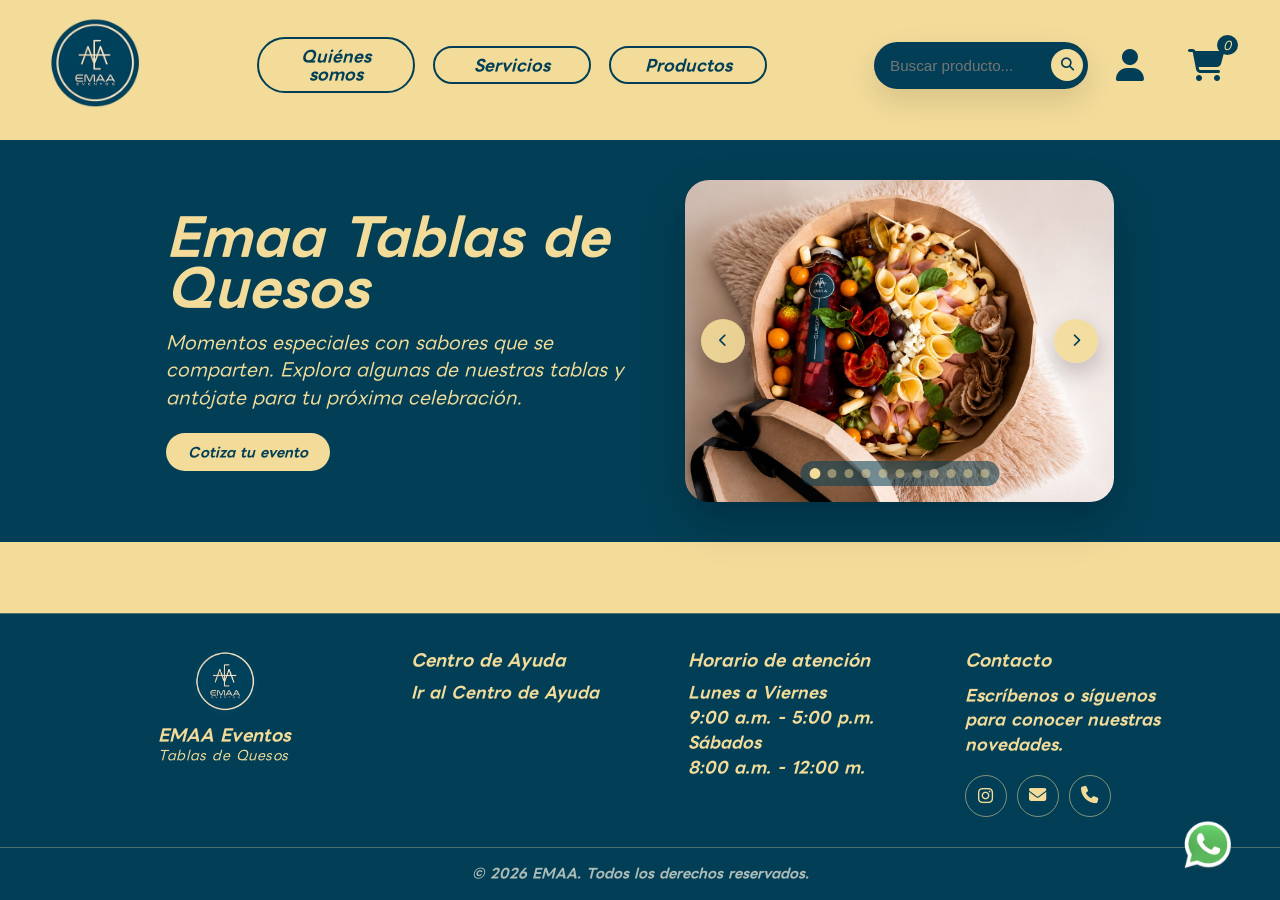
<file: index.html>
﻿    <!DOCTYPE html>
    <html lang="es">
    <head>
        <meta charset="UTF-8">
        <title>EmaaTablasDeQuesos</title>
        <link rel="icon" type="image/png" href="imagenes/optimizadas/logo-emaa.png">
        <script src="./js/utils.js" defer></script>
        <script src="./js/navigation.js" defer></script>
        <script src="./js/search.js" defer></script>
        <script src="./js/help.js" defer></script>
        <script src="./js/carousel.js" defer></script>
        <script src="./js/user.js" defer></script>
        <script src="./js/login.js" defer></script>
        <script src="./js/cart.js" defer></script>
        <script src="./js/main.js" defer></script>
        <link rel="stylesheet" href="CSS/base.css">
        <link rel="stylesheet" href="CSS/header.css">
        <link rel="stylesheet" href="CSS/hero.css">
        <link rel="stylesheet" href="CSS/servicios.css">
        <link rel="stylesheet" href="CSS/productos.css">
        <link rel="stylesheet" href="CSS/cotiza.css">
        <link rel="stylesheet" href="CSS/footer.css">
        <link rel="stylesheet" href="CSS/login.css">
        <link rel="stylesheet" href="CSS/carrito.css">
        <link rel="stylesheet" href="CSS/ayuda.css">
        <link rel="stylesheet" href="CSS/responsive.css">
        <link rel="stylesheet" href="https://cdnjs.cloudflare.com/ajax/libs/font-awesome/6.5.0/css/all.min.css">
        <meta name="viewport" content="width=device-width, initial-scale=1.0">
    </head>


    <body>

        <a href="https://wa.me/573246501091" target="_blank" class="whatsapp-float">
        <img src="imagenes/optimizadas/whatsapp.png" alt="WhatsApp">
        </a>

        <header class="navbar" id="inicio">
            <div class="navbar-inner">
                <div class="logo-contenedor">
                    <a href="index.html" class="logo-link" data-action="go-home" aria-label="Ir al inicio">
                        <img src="imagenes/optimizadas/logo-emaa.png" class="logo-emaa" alt="Logo EMAA">
                    </a>
                </div>

                <nav class="menu" aria-label="Menú principal">
                    <ul class="menu-list">
                        <li>
                            <a href="quienes-somos.html" class="dropdown">
                                Quiénes somos
                            </a>
                        </li>

                        <li>
                            <a href="servicios.html" class="dropdown">
                                Servicios
                            </a>
                        </li>

                        <li>
                            <a href="productos.html" class="dropdown">
                                Productos
                            </a>
                        </li>
                    </ul>
                </nav>

                <div class="header-actions">
                    <form class="search-form" id="searchForm" aria-label="Buscar productos" autocomplete="off">
                        <label for="buscador" class="sr-only">Buscar producto</label>
                        <input type="text" id="buscador" placeholder="Buscar producto..." aria-label="Buscar producto">
                        <button type="submit" id="btnBuscar" class="search-button" aria-label="Buscar producto">
                            <i class="fas fa-search"></i>
                        </button>
                    </form>
                    <div id="userArea" class="user-area">
                        <button type="button" id="userLoginBtn" class="icon-button" aria-label="Iniciar sesión" data-action="open-login">
                            <i class="fas fa-user"></i>
                        </button>
                        <div id="userSessionCard" class="user-session-card hidden">
                            <span class="user-session-name" id="loggedUser"></span>
                            <span class="user-session-points" id="userPoints"></span>
                            <button type="button" id="logoutBtn" class="logout-button" aria-label="Cerrar sesión">
                                <i class="fas fa-right-from-bracket" aria-hidden="true"></i>
                            </button>
                        </div>
                    </div>
                    <button type="button" id="cartBtn" class="icon-button" aria-label="Ver carrito" data-action="toggle-cart">
                        <i class="fas fa-shopping-cart"></i>
                        <span class="cart-badge" id="cartCount">0</span>
                    </button>
                </div>
            </div>
        </header>

    <section class="hero-carrusel" id="home">
        <div class="hero-texto">
            <h1>Emaa Tablas de Quesos</h1>
            <p>Momentos especiales con sabores que se comparten. Explora algunas de nuestras tablas y antójate para tu próxima celebración.</p>
            <button type="button" data-action="toggle-section" data-target="Cotiza">Cotiza tu evento</button>
        </div>
        <div class="carrusel" aria-label="Galería de tablas de quesos">
            <div class="carrusel-pista">
                <img class="carrusel-imagen activa" src="imagenes/optimizadas/Caja supreme.jpg" alt="Caja supreme Emaa">
                <img class="carrusel-imagen" src="imagenes/optimizadas/Canastas de queso.jpg" alt="Canastas de queso Emaa" loading="lazy">
                <img class="carrusel-imagen" src="imagenes/optimizadas/Tabla grande cercana.jpg" alt="Tabla grande cercana Emaa" loading="lazy">
                <img class="carrusel-imagen" src="imagenes/optimizadas/Sodas Molotow.jpg" alt="Sodas Molotow Emaa" loading="lazy">
                <img class="carrusel-imagen" src="imagenes/optimizadas/Tabla grande.jpg" alt="Tabla grande Emaa" loading="lazy">
                <img class="carrusel-imagen" src="imagenes/optimizadas/Tabla 2-3 personas (2).jpg" alt="Tabla 2-3 personas Emaa" loading="lazy">

                <img class="carrusel-imagen" src="imagenes/optimizadas/Bebidas Molotov.jpg" alt="Bebidas Molotov Emaa" loading="lazy">

                <img class="carrusel-imagen" src="imagenes/optimizadas/Canapes con salmon.jpg" alt="Canapes con salmon Emaa" loading="lazy">

                <img class="carrusel-imagen" src="imagenes/optimizadas/Tabla tradicional.jpg" alt="Tabla tradicional Emaa" loading="lazy">

                <img class="carrusel-imagen" src="imagenes/optimizadas/Sangria personal.jpg" alt="Sangria personal Emaa" loading="lazy">

                <img class="carrusel-imagen" src="imagenes/optimizadas/Pasabocas.jpg" alt="Pasabocas Emaa" loading="lazy">

            </div>

            <button type="button" class="carrusel-control carrusel-prev" aria-label="Imagen anterior">
                <i class="fas fa-chevron-left" aria-hidden="true"></i>
            </button>
            <button type="button" class="carrusel-control carrusel-next" aria-label="Imagen siguiente">
                <i class="fas fa-chevron-right" aria-hidden="true"></i>
            </button>
            <div class="carrusel-indicadores" aria-label="Seleccionar imagen del carrusel"></div>
        </div>
    </section>

    <div class="login-modal hidden" id="loginModal">
        <div class="login-card">
            <button type="button" class="close-login" id="closeLogin" ></button>
            <div class="form-panel" id="loginPanel">
                <h2>Iniciar sesión</h2>
                <label for="loginUser">Usuario</label>
                <input type="text" id="loginUser" name="usuario" required placeholder="Nombre de usuario">
                <label for="loginPassword">Contraseña</label>
                <div class="password-container">
                    <input type="password" id="loginPassword" name="password" required placeholder="Contraseña">
                    <button type="button" class="eye-icon" data-password-toggle="loginPassword" aria-label="Mostrar contraseña">
                        <i class="fas fa-eye" aria-hidden="true"></i>
                    </button>
                </div>
                <button type="button" id="loginSubmit">Entrar</button>
            </div>
            <div class="form-panel hidden" id="registerPanel">
                <h2>Crear cuenta</h2>
                <label for="registerName">Usuario</label>
                <input type="text" id="registerName" name="usuario" required placeholder="Nombre de usuario">
                <label for="registerEmail">Correo</label>
                <input type="email" id="registerEmail" name="email" required placeholder="usuario@gmail.com">
                <label for="registerPassword">Contraseña</label>
                <div class="password-container">
                    <input type="password" id="registerPassword" name="password" required minlength="8" placeholder="Mínimo 8 caracteres">
                    <button type="button" class="eye-icon" data-password-toggle="registerPassword" aria-label="Mostrar contraseña">
                        <i class="fas fa-eye" aria-hidden="true"></i>
                    </button>
                </div>
                <label for="registerPasswordConfirm">Confirmar contraseña</label>
                <div class="password-container">
                    <input type="password" id="registerPasswordConfirm" name="password_confirm" required minlength="8" placeholder="Confirmar contraseña">
                    <button type="button" class="eye-icon" data-password-toggle="registerPasswordConfirm" aria-label="Mostrar contraseña">
                        <i class="fas fa-eye" aria-hidden="true"></i>
                    </button>
                </div>
                <button type="button" id="registerSubmit">Crear cuenta</button>
            </div>
            <div class="form-panel hidden" id="recoverPanel">
                <h2>Recuperar contraseña</h2>
                <label for="recoverEmail">Correo</label>
                <input type="email" id="recoverEmail" name="email" required placeholder="Correo electrónico">
                <button type="button" id="recoverSubmit">Enviar enlace</button>
            </div>
            <div class="modal-links">
                <button type="button" id="showRegister" class="text-button">Crear cuenta</button>
                <button type="button" id="showRecover" class="text-button">¿Olvidaste contraseña?</button>
                <button type="button" id="showLogin" class="text-button hidden">Volver al login</button>
            </div>
            <p class="login-help" id="loginMessage"></p>
        </div>
    </div>
    
        <section id="Servicios" class="oculto">
            <h2>Servicios</h2>
        
        <div class="contenedor-servicios">

        <div class="Servicio">
            <h3>Regalos corporativos</h3>
            <img src="imagenes/optimizadas/Canastas de queso.jpg" alt="Canastas de queso Emaa" class="img-servicio" loading="lazy">
            <p>Diseños personalizados para eventos familiares, empresariales y celebraciones especiales.</p>
        </div>

        <div class="Servicio">
            <h3>Eventos</h3>
            <img src="imagenes/optimizadas/Canapes con salmon.jpg" alt="Evento Emaa" class="img-servicio" loading="lazy">
            <p>Variedad de carnes frías, quesos y acompañamientos con presentación elegante.</p>
        </div>  

        <div class="Servicio">
            <h3>Tabla de quesos</h3>
            <img src="imagenes/optimizadas/Tabla 2-3 personas (2).jpg" alt="Tabla 2-3 personas Emaa" class="img-servicio" loading="lazy">
            <p>Montaje visual atractivo para cumpleaños, bodas, reuniones y eventos corporativos.</p>
        </div> 
    </div>
        
    </section>

        <section id="Productos" class="oculto">
            <h2>Productos</h2>
            <div class="contenedor-productos">
                <div class="Producto" data-name="Tablas Mini al por mayor" data-price="15900">
                    <img src="imagenes/optimizadas/Canasta mini.jpg" class="img-producto" alt="Tablas Mini al por mayor" loading="lazy">
                    <h3>Tablas Mini al por mayor</h3>
                    <p>Especial para detalles corporativos. Se vende a partir de 15 unidades.</p>
                    <p class="precio">$15.900</p>
                    <button>Agregar al carrito</button>
                </div>
                <div class="Producto" data-name="Pasabocas para eventos" data-price="15900">
                    <img src="imagenes/optimizadas/Pasabocas.jpg" class="img-producto" alt="Pasabocas para eventos" loading="lazy">
                    <h3>Pasabocas para eventos</h3>
                    <p>Pasabocas personalizados ideales para empresas o celebraciones.</p>
                    <p class="precio">$15.900</p>
                    <button>Agregar al carrito</button>
                </div>
                
                <div class="Producto" data-name="Tabla 2 a 3 personas" data-price="92900">
                    <img src="imagenes/optimizadas/Tabla 2-3 personas (2).jpg" class="img-producto" alt="Tabla 2 a 3 personas" loading="lazy">
                    <h3>Tabla 2 a 3 personas</h3>
                    <p>Detalles personalizados ideales para eventos especiales.</p>
                    <p class="precio">$92.900</p>
                    <button>Agregar al carrito</button>
                </div>
                <div class="Producto" data-name="Bebidas" data-price="15000">
                    <img src="imagenes/optimizadas/Bebidas Molotov.jpg" class="img-producto" alt="Bebidas" loading="lazy">
                    <h3>Bebidas</h3>
                    <p>Refresca a tus invitados con estas deliciosas sodas.</p>
                    <p class="precio">$15.000</p>
                    <button>Agregar al carrito</button>
                </div>
                <div class="Producto" data-name="Sangría" data-price="52900">
                    <img src="imagenes/optimizadas/Sangria personal.jpg" class="img-producto" alt="Sangría" loading="lazy">
                    <h3>Sangría</h3>
                    <p>Excelente bebida para acompañar tu tabla de quesos.</p>
                    <p class="precio">$52.900</p>
                    <button>Agregar al carrito</button>
                </div>
                <div class="Producto" data-name="Caja supreme" data-price="160000">
                    <img src="imagenes/optimizadas/Caja supreme.jpg" class="img-producto" alt="Caja supreme" loading="lazy">
                    <h3>Caja supreme</h3>
                    <p>Regalo premium con productos seleccionados para celebraciones.</p>
                    <p class="precio">$160.000</p>
                    <button>Agregar al carrito</button>
                </div>
                
                <div class="Producto" data-name="Tablas de queso tradicionales" data-price="155000">
                    <img src="imagenes/optimizadas/Tabla tradicional.jpg" class="img-producto" alt="Tablas de queso tradicionales" loading="lazy">
                    <h3>Tablas de queso tradicionales</h3>
                    <p>Perfectas para reuniones más grandes y celebraciones especiales.</p>
                    <p class="precio">10 personas: $155.000</p>
                    <p class="precio">13 personas: $175.000</p>
                    <p class="precio">18 personas: $195.000</p>
                    <button>Agregar al carrito</button>
                </div>
                <div class="Producto" data-name="Tabla para grupos y eventos" data-price="165000">
                    <img src="imagenes/optimizadas/Tabla fondue.jpg" class="img-producto" alt="Tabla fondue" loading="lazy">
                    <h3>Tabla para grupos y eventos con fondue</h3>
                    <p>Ideal para grupos, con chocolate y selección gourmet.</p>
                    <p class="precio">2 a 5 personas: $165.000</p>
                    <p class="precio">6 a 8 personas: $198.000</p>
                    <p class="precio">12 personas: $262.000</p>
                    <button>Agregar al carrito</button>
                </div>
            </div>
        </section>

        <section id="Cotiza" class="oculto">
            <h2>Cotiza</h2>
            <div class="contenedor-cotiza">

        <form class="formulario-cotiza">

            <div class="campo-cotiza">
                <label for="cotizaNombre">Nombre:</label>
                <input type="text" id="cotizaNombre" required minlength="2" autocomplete="name">
            </div>

            <div class="campo-cotiza">
                <label for="cotizaCelular">Celular:</label>
                <input type="tel" id="cotizaCelular" required pattern="[0-9]{7,15}" inputmode="numeric" autocomplete="tel">
            </div>

            <div class="campo-cotiza">
                <label for="cotizaCorreo">Correo:</label>
                <input type="email" id="cotizaCorreo" required autocomplete="email">
            </div>

            <div class="campo-cotiza">
                <label for="cotizaEvento">Evento a cotizar:</label>
                <input type="text" id="cotizaEvento" required minlength="3">
            </div>

            <div class="campo-cotiza">
                <label for="cotizaPersonas"># de personas:</label>
                <input type="number" id="cotizaPersonas" required min="1" step="1" inputmode="numeric">
            </div>

            <div class="campo-cotiza">
                <label for="cotizaFecha">Fecha:</label>
                <input type="date" id="cotizaFecha" required>
            </div>

            <div class="campo-cotiza campo-cotiza-amplio">
                <label for="cotizaInformacion">Información adicional:</label>
                <textarea id="cotizaInformacion" rows="3"></textarea>
            </div>

            <button class="boton-cotiza" type="submit">Enviar</button>

        </form>
    </div>
</section>

<div class="confirmacion-modal oculto" id="confirmacionCotiza" role="dialog" aria-modal="true" aria-labelledby="tituloConfirmacion">
    <div class="confirmacion-card">
        <h2 id="tituloConfirmacion">¡Evento guardado!</h2>
        <p>Tu solicitud de cotización ha sido guardada correctamente. Nos pondremos en contacto contigo pronto.</p>
        <button type="button" id="cerrarConfirmacion">Volver al inicio</button>
    </div>
</div>

<footer class="footer">
    <div class="footer-container">

    <div class="footer-brand">
        <a href="index.html" class="footer-logo" aria-label="Ir al inicio de EMAA">
            <img src="imagenes/optimizadas/logo-emaa.png" alt="Logo EMAA">
        </a>
        <p class="footer-brand-title">EMAA Eventos <span>Tablas de Quesos</span></p>
    </div>

    <div class="footer-col">

    <h3>Centro de Ayuda</h3>
    <ul>
            <li>
                <a href="ayuda.html">
                Ir al Centro de Ayuda
            </a>
        </li>
    </ul>
</div>


        <div class="footer-col footer-hours">
            <h3>Horario de atención</h3>
            <p>Lunes a Viernes</p>
            <p>9:00 a.m. - 5:00 p.m.</p>
            <p>Sábados</p>
            <p>8:00 a.m. - 12:00 m.</p>
        </div>

        <div class="footer-contact">
            <h3>Contacto</h3>
            <p>Escríbenos o síguenos para conocer nuestras novedades.</p>
            <div class="social-icons" aria-label="Canales de contacto">
                <a href="https://www.instagram.com/emaa.tabladequesos/" target="_blank" rel="noopener noreferrer" aria-label="Visitar Instagram de EMAA" title="Instagram">
                    <i class="fa-brands fa-instagram" aria-hidden="true"></i>
                </a>
                <a href="mailto:contacto@emaa.com" aria-label="Enviar correo a EMAA" title="Correo">
                    <i class="fa-solid fa-envelope" aria-hidden="true"></i>
                </a>
                <a href="tel:+573246501091" aria-label="Llamar a EMAA al +57 324 650 1091" title="Llamar">
                    <i class="fa-solid fa-phone" aria-hidden="true"></i>
                </a>
            </div>
        </div>
    </div>

    <div class="footer-bottom">
        <p>&copy; 2026 EMAA. Todos los derechos reservados.</p>
    </div>

        
</footer>
</body>
</html>
</file>
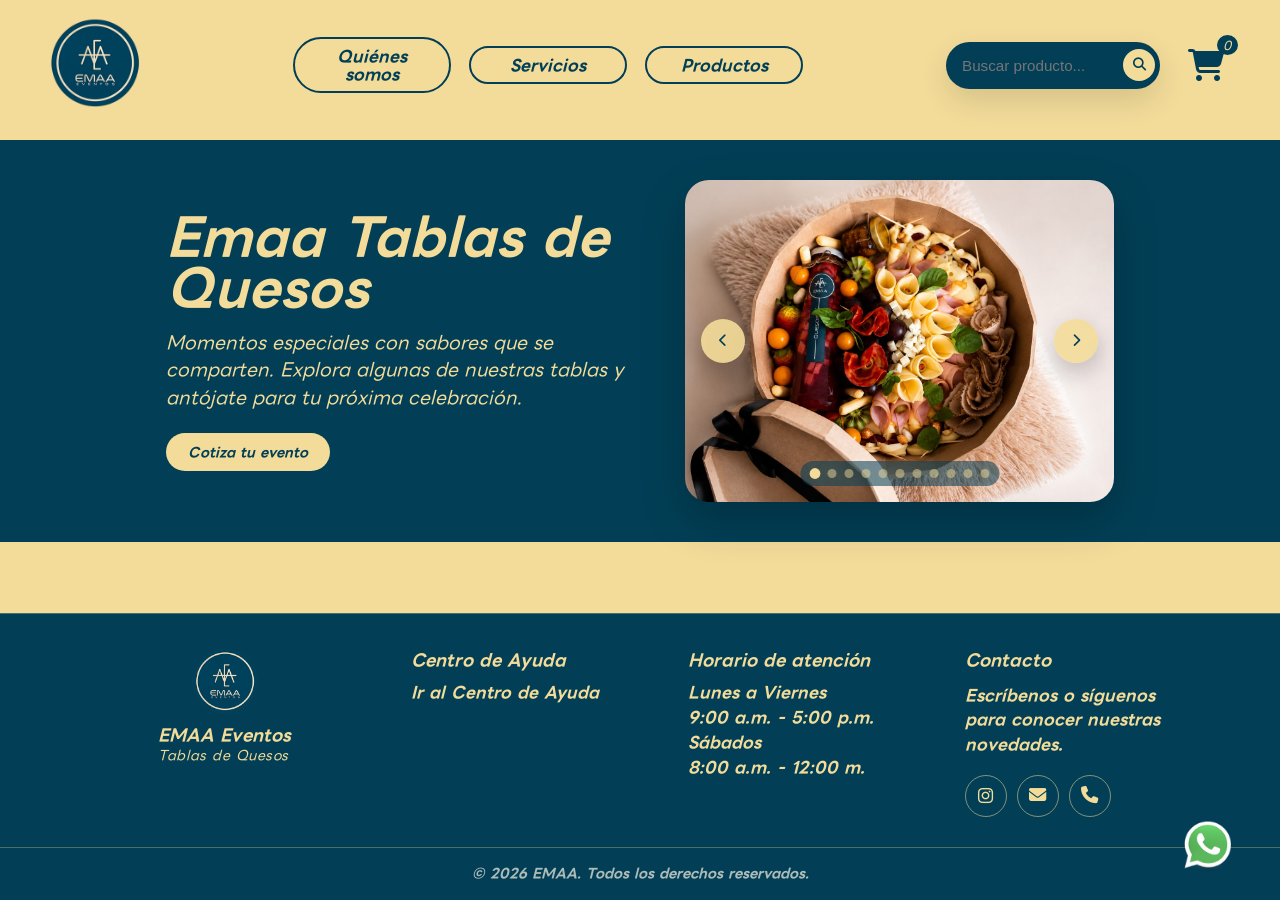
<file: Pagina web Emaa/index.html>
<!DOCTYPE html>
    <html lang="es">
    <head>
        <meta charset="UTF-8">
        <title>EmaaTablasDeQuesos</title>
        <link rel="icon" type="image/png" href="imagenes/optimizadas/logo-emaa.png">
        <script src="./js/utils.js" defer></script>
        <script src="./js/navigation.js" defer></script>
        <script src="./js/search.js" defer></script>
        <script src="./js/help.js" defer></script>
        <script src="./js/carousel.js" defer></script>
        <script src="./js/user.js" defer></script>
        <script src="./js/cart.js" defer></script>
        <script src="./js/main.js" defer></script>
        <link rel="stylesheet" href="CSS/base.css">
        <link rel="stylesheet" href="CSS/header.css">
        <link rel="stylesheet" href="CSS/hero.css">
        <link rel="stylesheet" href="CSS/servicios.css">
        <link rel="stylesheet" href="CSS/productos.css">
        <link rel="stylesheet" href="CSS/cotiza.css">
        <link rel="stylesheet" href="CSS/footer.css">
        <link rel="stylesheet" href="CSS/carrito.css">
        <link rel="stylesheet" href="CSS/ayuda.css">
        <link rel="stylesheet" href="CSS/responsive.css">
        <link rel="stylesheet" href="https://cdnjs.cloudflare.com/ajax/libs/font-awesome/6.5.0/css/all.min.css">
        <meta name="viewport" content="width=device-width, initial-scale=1.0">
    </head>


    <body>

        <a href="https://wa.me/573246501091" target="_blank" class="whatsapp-float">
        <img src="imagenes/optimizadas/whatsapp.png" alt="WhatsApp">
        </a>

        <header class="navbar" id="inicio">
            <div class="navbar-inner">
                <div class="logo-contenedor">
                    <a href="index.html" class="logo-link" data-action="go-home" aria-label="Ir al inicio">
                        <img src="imagenes/optimizadas/logo-emaa.png" class="logo-emaa" alt="Logo EMAA">
                    </a>
                </div>

                <nav class="menu" aria-label="Menú principal">
                    <ul class="menu-list">
                        <li>
                            <a href="quienes-somos.html" class="dropdown">
                                Quiénes somos
                            </a>
                        </li>

                        <li>
                            <a href="servicios.html" class="dropdown">
                                Servicios
                            </a>
                        </li>

                        <li>
                            <a href="productos.html" class="dropdown">
                                Productos
                            </a>
                        </li>
                    </ul>
                </nav>

                <div class="header-actions">
                    <form class="search-form" id="searchForm" aria-label="Buscar productos" autocomplete="off">
                        <label for="buscador" class="sr-only">Buscar producto</label>
                        <input type="text" id="buscador" placeholder="Buscar producto..." aria-label="Buscar producto">
                        <button type="submit" id="btnBuscar" class="search-button" aria-label="Buscar producto">
                            <i class="fas fa-search"></i>
                        </button>
                    </form>

                    <button type="button" id="cartBtn" class="icon-button" aria-label="Ver carrito" data-action="toggle-cart">
                        <i class="fas fa-shopping-cart"></i>
                        <span class="cart-badge" id="cartCount">0</span>
                    </button>
                </div>
            </div>
        </header>

    <section class="hero-carrusel" id="home">
        <div class="hero-texto">
            <h1>Emaa Tablas de Quesos</h1>
            <p>Momentos especiales con sabores que se comparten. Explora algunas de nuestras tablas y antójate para tu próxima celebración.</p>
            <button type="button" data-action="toggle-section" data-target="Cotiza">Cotiza tu evento</button>
        </div>
        <div class="carrusel" aria-label="Galería de tablas de quesos">
            <div class="carrusel-pista">
                <img class="carrusel-imagen activa" src="imagenes/optimizadas/Caja supreme.jpg" alt="Caja supreme Emaa">
                <img class="carrusel-imagen" src="imagenes/optimizadas/Canastas de queso.jpg" alt="Canastas de queso Emaa" loading="lazy">
                <img class="carrusel-imagen" src="imagenes/optimizadas/Tabla grande cercana.jpg" alt="Tabla grande cercana Emaa" loading="lazy">
                <img class="carrusel-imagen" src="imagenes/optimizadas/Sodas Molotow.jpg" alt="Sodas Molotow Emaa" loading="lazy">
                <img class="carrusel-imagen" src="imagenes/optimizadas/Tabla grande.jpg" alt="Tabla grande Emaa" loading="lazy">
                <img class="carrusel-imagen" src="imagenes/optimizadas/Tabla 2-3 personas (2).jpg" alt="Tabla 2-3 personas Emaa" loading="lazy">

                <img class="carrusel-imagen" src="imagenes/optimizadas/Bebidas Molotov.jpg" alt="Bebidas Molotov Emaa" loading="lazy">

                <img class="carrusel-imagen" src="imagenes/optimizadas/Canapes con salmon.jpg" alt="Canapes con salmon Emaa" loading="lazy">

                <img class="carrusel-imagen" src="imagenes/optimizadas/Tabla tradicional.jpg" alt="Tabla tradicional Emaa" loading="lazy">

                <img class="carrusel-imagen" src="imagenes/optimizadas/Sangria personal.jpg" alt="Sangria personal Emaa" loading="lazy">

                <img class="carrusel-imagen" src="imagenes/optimizadas/Pasabocas.jpg" alt="Pasabocas Emaa" loading="lazy">

            </div>

            <button type="button" class="carrusel-control carrusel-prev" aria-label="Imagen anterior">
                <i class="fas fa-chevron-left" aria-hidden="true"></i>
            </button>
            <button type="button" class="carrusel-control carrusel-next" aria-label="Imagen siguiente">
                <i class="fas fa-chevron-right" aria-hidden="true"></i>
            </button>
            <div class="carrusel-indicadores" aria-label="Seleccionar imagen del carrusel"></div>
        </div>
    </section>

    
        <section id="Servicios" class="oculto">
            <h2>Servicios</h2>
        
        <div class="contenedor-servicios">

        <div class="Servicio">
            <h3>Regalos corporativos</h3>
            <img src="imagenes/optimizadas/Canastas de queso.jpg" alt="Canastas de queso Emaa" class="img-servicio" loading="lazy">
            <p>Diseños personalizados para eventos familiares, empresariales y celebraciones especiales.</p>
        </div>

        <div class="Servicio">
            <h3>Eventos</h3>
            <img src="imagenes/optimizadas/Canapes con salmon.jpg" alt="Evento Emaa" class="img-servicio" loading="lazy">
            <p>Variedad de carnes frías, quesos y acompañamientos con presentación elegante.</p>
        </div>  

        <div class="Servicio">
            <h3>Tabla de quesos</h3>
            <img src="imagenes/optimizadas/Tabla 2-3 personas (2).jpg" alt="Tabla 2-3 personas Emaa" class="img-servicio" loading="lazy">
            <p>Montaje visual atractivo para cumpleaños, bodas, reuniones y eventos corporativos.</p>
        </div> 
    </div>
        
    </section>

        <section id="Productos" class="oculto">
            <h2>Productos</h2>
            <div class="contenedor-productos">
                <div class="Producto" data-name="Tablas Mini al por mayor" data-price="15900">
                    <img src="imagenes/optimizadas/Canasta mini.jpg" class="img-producto" alt="Tablas Mini al por mayor" loading="lazy">
                    <h3>Tablas Mini al por mayor</h3>
                    <p>Especial para detalles corporativos. Se vende a partir de 15 unidades.</p>
                    <p class="precio">$15.900</p>
                    <button>Agregar al carrito</button>
                </div>
                <div class="Producto" data-name="Pasabocas para eventos" data-price="15900">
                    <img src="imagenes/optimizadas/Pasabocas.jpg" class="img-producto" alt="Pasabocas para eventos" loading="lazy">
                    <h3>Pasabocas para eventos</h3>
                    <p>Pasabocas personalizados ideales para empresas o celebraciones.</p>
                    <p class="precio">$15.900</p>
                    <button>Agregar al carrito</button>
                </div>
                
                <div class="Producto" data-name="Tabla 2 a 3 personas" data-price="92900">
                    <img src="imagenes/optimizadas/Tabla 2-3 personas (2).jpg" class="img-producto" alt="Tabla 2 a 3 personas" loading="lazy">
                    <h3>Tabla 2 a 3 personas</h3>
                    <p>Detalles personalizados ideales para eventos especiales.</p>
                    <p class="precio">$92.900</p>
                    <button>Agregar al carrito</button>
                </div>
                <div class="Producto" data-name="Bebidas" data-price="15000">
                    <img src="imagenes/optimizadas/Bebidas Molotov.jpg" class="img-producto" alt="Bebidas" loading="lazy">
                    <h3>Bebidas</h3>
                    <p>Refresca a tus invitados con estas deliciosas sodas.</p>
                    <p class="precio">$15.000</p>
                    <button>Agregar al carrito</button>
                </div>
                <div class="Producto" data-name="Sangría" data-price="52900">
                    <img src="imagenes/optimizadas/Sangria personal.jpg" class="img-producto" alt="Sangría" loading="lazy">
                    <h3>Sangría</h3>
                    <p>Excelente bebida para acompañar tu tabla de quesos.</p>
                    <p class="precio">$52.900</p>
                    <button>Agregar al carrito</button>
                </div>
                <div class="Producto" data-name="Caja supreme" data-price="160000">
                    <img src="imagenes/optimizadas/Caja supreme.jpg" class="img-producto" alt="Caja supreme" loading="lazy">
                    <h3>Caja supreme</h3>
                    <p>Regalo premium con productos seleccionados para celebraciones.</p>
                    <p class="precio">$160.000</p>
                    <button>Agregar al carrito</button>
                </div>
                
                <div class="Producto" data-name="Tablas de queso tradicionales" data-price="155000">
                    <img src="imagenes/optimizadas/Tabla tradicional.jpg" class="img-producto" alt="Tablas de queso tradicionales" loading="lazy">
                    <h3>Tablas de queso tradicionales</h3>
                    <p>Perfectas para reuniones más grandes y celebraciones especiales.</p>
                    <p class="precio">10 personas: $155.000</p>
                    <p class="precio">13 personas: $175.000</p>
                    <p class="precio">18 personas: $195.000</p>
                    <button>Agregar al carrito</button>
                </div>
                <div class="Producto" data-name="Tabla para grupos y eventos" data-price="165000">
                    <img src="imagenes/optimizadas/Tabla fondue.jpg" class="img-producto" alt="Tabla fondue" loading="lazy">
                    <h3>Tabla para grupos y eventos con fondue</h3>
                    <p>Ideal para grupos, con chocolate y selección gourmet.</p>
                    <p class="precio">2 a 5 personas: $165.000</p>
                    <p class="precio">6 a 8 personas: $198.000</p>
                    <p class="precio">12 personas: $262.000</p>
                    <button>Agregar al carrito</button>
                </div>
            </div>
        </section>

        <section id="Cotiza" class="oculto">
            <h2>Cotiza</h2>
            <div class="contenedor-cotiza">

        <form class="formulario-cotiza">

            <div class="campo-cotiza">
                <label for="cotizaNombre">Nombre:</label>
                <input type="text" id="cotizaNombre" name="nombre" required minlength="2" autocomplete="name">
            </div>

            <div class="campo-cotiza">
                <label for="cotizaCelular">Celular:</label>
                <input type="tel" id="cotizaCelular" name="celular" required pattern="[0-9]{7,15}" inputmode="numeric" autocomplete="tel">
            </div>

            <div class="campo-cotiza">
                <label for="cotizaCorreo">Correo:</label>
                <input type="email" id="cotizaCorreo" name="correo" required autocomplete="email">
            </div>

            <div class="campo-cotiza">
                <label for="cotizaEvento">Evento a cotizar:</label>
                <input type="text" id="cotizaEvento" name="evento" required minlength="3">
            </div>

            <div class="campo-cotiza">
                <label for="cotizaPersonas"># de personas:</label>
                <input type="number" id="cotizaPersonas" name="personas" required min="1" step="1" inputmode="numeric">
            </div>

            <div class="campo-cotiza">
                <label for="cotizaFecha">Fecha:</label>
                <input type="date" id="cotizaFecha" name="fecha" required>
            </div>

            <div class="campo-cotiza campo-cotiza-amplio">
                <label for="cotizaInformacion">Información adicional:</label>
                <textarea id="cotizaInformacion" name="descripcion" rows="3"></textarea>
            </div>

            <div class="campo-cotiza campo-cotiza-amplio autorizacion-datos">
                <p class="autorizacion-titulo">Autorización de tratamiento de datos personales <span>(obligatoria)</span></p>
                <label class="autorizacion-opcion" for="autorizacionDatos">
                    <input type="checkbox" id="autorizacionDatos" name="autorizacionDatos" required>
                    <span>Autorizo a EMAA Eventos para recopilar y tratar mis datos personales con la finalidad de gestionar mi solicitud de cotización y contactarme, de acuerdo con la <a href="ayuda.html#politica-privacidad" target="_blank" rel="noopener noreferrer">Política de Privacidad</a>.</span>
                </label>
            </div>
            <button class="boton-cotiza" type="submit">Continuar en WhatsApp</button>

            <p class="cotiza-whatsapp-aviso" role="note">Se abrirá WhatsApp con tu solicitud lista. Revisa el mensaje y pulsa Enviar para compartirlo con EMAA.</p>

        </form>
    </div>
</section>

<footer class="footer">
    <div class="footer-container">

    <div class="footer-brand">
        <a href="index.html" class="footer-logo" aria-label="Ir al inicio de EMAA">
            <img src="imagenes/optimizadas/logo-emaa.png" alt="Logo EMAA">
        </a>
        <p class="footer-brand-title">EMAA Eventos <span>Tablas de Quesos</span></p>
    </div>

    <div class="footer-col">

    <h3>Centro de Ayuda</h3>
    <ul>
            <li>
                <a href="ayuda.html">
                Ir al Centro de Ayuda
            </a>
        </li>
    </ul>
</div>


        <div class="footer-col footer-hours">
            <h3>Horario de atención</h3>
            <p>Lunes a Viernes</p>
            <p>9:00 a.m. - 5:00 p.m.</p>
            <p>Sábados</p>
            <p>8:00 a.m. - 12:00 m.</p>
        </div>

        <div class="footer-contact">
            <h3>Contacto</h3>
            <p>Escríbenos o síguenos para conocer nuestras novedades.</p>
            <div class="social-icons" aria-label="Canales de contacto">
                <a href="https://www.instagram.com/emaa.tabladequesos/" target="_blank" rel="noopener noreferrer" aria-label="Visitar Instagram de EMAA" title="Instagram">
                    <i class="fa-brands fa-instagram" aria-hidden="true"></i>
                </a>
                <a href="mailto:contacto@emaa.com" aria-label="Enviar correo a EMAA" title="Correo">
                    <i class="fa-solid fa-envelope" aria-hidden="true"></i>
                </a>
                <a href="tel:+573246501091" aria-label="Llamar a EMAA al +57 324 650 1091" title="Llamar">
                    <i class="fa-solid fa-phone" aria-hidden="true"></i>
                </a>
            </div>
        </div>
    </div>

    <div class="footer-bottom">
        <p>&copy; 2026 EMAA. Todos los derechos reservados.</p>
    </div>

        
</footer>
</body>
</html>
</file>
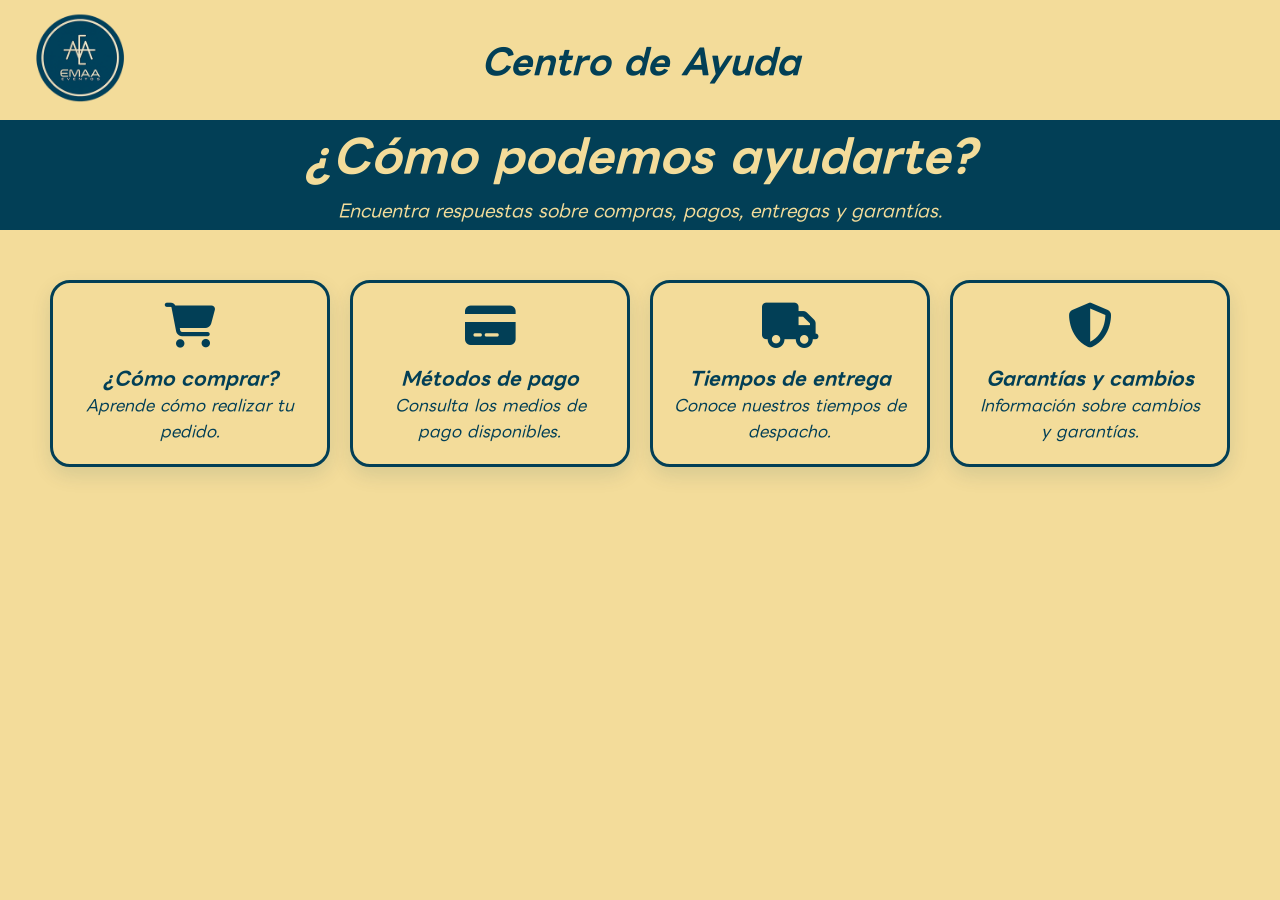
<file: ayuda.html>
<!DOCTYPE html>
<html lang="es">

<head>

    <meta charset="UTF-8">
    <meta name="viewport" content="width=device-width, initial-scale=1.0">
    <title>Centro de Ayuda | EMAA</title>
    <link rel="icon" type="image/png" href="imagenes/optimizadas/logo-emaa.png">
    <link rel="stylesheet" href="./CSS/base.css">
    <link rel="stylesheet" href="./CSS/header.css">
    <link rel="stylesheet" href="./CSS/ayuda.css">
    <link rel="stylesheet" href="./CSS/responsive.css">
    <script src="./js/utils.js" defer></script>
    <script src="./js/navigation.js" defer></script> 
    <script src="./js/search.js" defer></script>
    <script src="./js/help.js" defer></script>
    <script src="./js/carousel.js" defer></script>
    <script src="./js/user.js" defer></script>
    <script src="./js/login.js" defer></script>
    <script src="./js/cart.js" defer></script>
    <script src="./js/main.js" defer></script>
    <link rel="stylesheet"
          href="https://cdnjs.cloudflare.com/ajax/libs/font-awesome/6.5.0/css/all.min.css">
</head>

<body>
 <header class="navbar navbar-quienes" id="inicio">
        <div class="logo-contenedor">
            <a href="index.html" class="logo-link" data-action="go-home" aria-label="Ir al inicio">
            <img src="imagenes/optimizadas/logo-emaa.png" class="logo-emaa" alt="Logo EMAA">
            </a>
        </div>

        <div class="titulo-ayuda">
            <h2>Centro de Ayuda</h2>
        </div>
    </header>

   <section class="hero-ayuda">

    <div class="hero-ayuda-contenido">

        <h1>¿Cómo podemos ayudarte?</h1>
        <p>
            Encuentra respuestas sobre compras, pagos, entregas y garantías.
        </p>
    </div>

</section>

    <section class="categorias-ayuda">

    <div class="categoria" onclick="mostrarCategoria('comprar')">

        <i class="fas fa-shopping-cart"></i>

        <h3>¿Cómo comprar?</h3>
        <p>
            Aprende cómo realizar tu pedido.
        </p>

    </div>

    <div class="categoria" onclick="mostrarCategoria('pagos')">
        <i class="fas fa-credit-card"></i>
        <h3>Métodos de pago</h3>
        <p>
            Consulta los medios de pago disponibles.
        </p>
    </div>

    <div class="categoria" onclick="mostrarCategoria('entregas')">

        <i class="fas fa-truck"></i>
        <h3>Tiempos de entrega</h3>
        <p>
            Conoce nuestros tiempos de despacho.
        </p>
    </div>

    <div class="categoria" onclick="mostrarCategoria('garantias')">

        <i class="fas fa-shield-alt"></i>
        <h3>Garantías y cambios</h3>
        <p>
            Información sobre cambios y garantías.
        </p>
    </div>

</section>

<section class="contenido-ayuda">

    <div id="contenidoCategoria"></div>

</section>
</body>

</html>
</file>
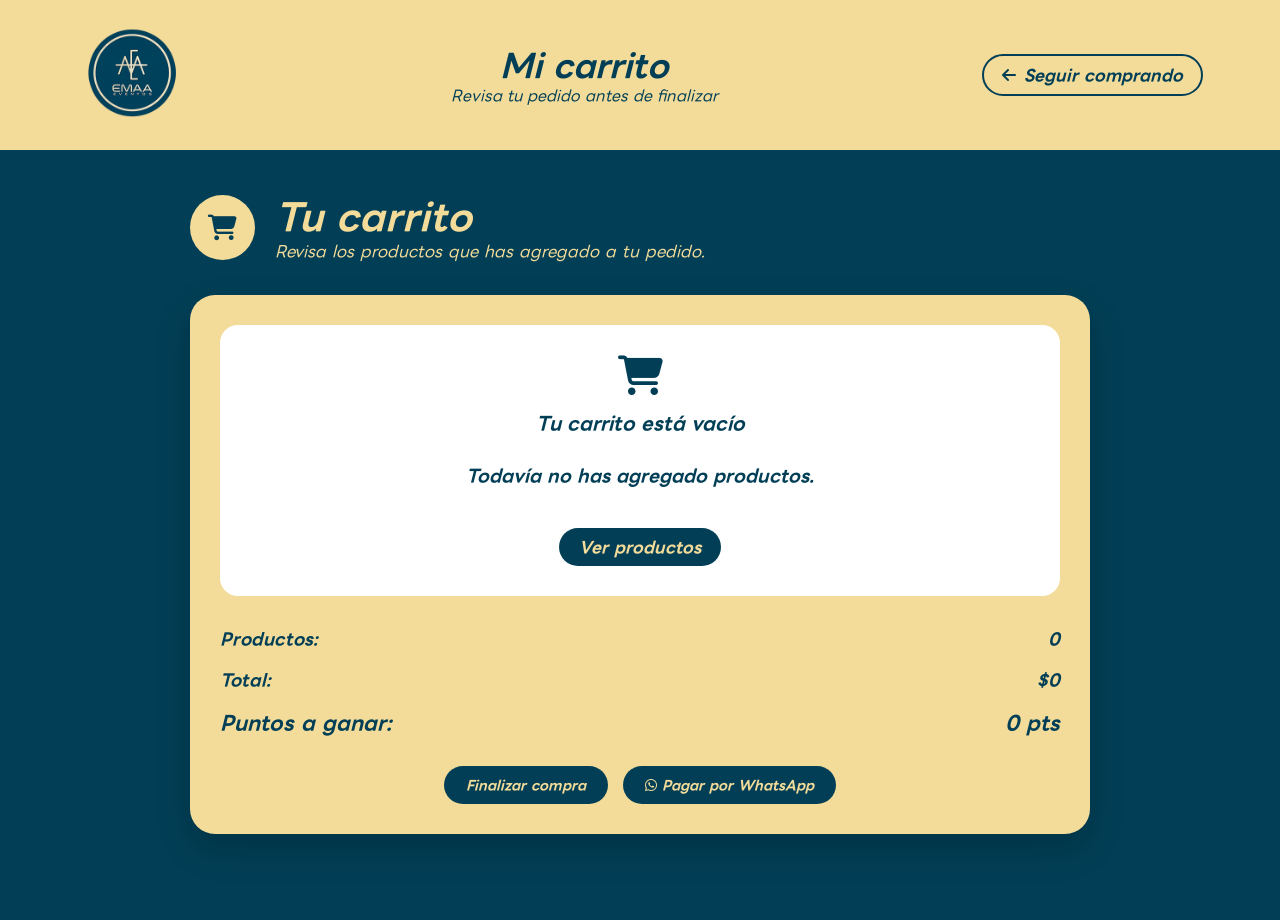
<file: carrito.html>
<!DOCTYPE html>
<html lang="es">

<head>

    <meta charset="UTF-8">

    <meta name="viewport"
          content="width=device-width, initial-scale=1.0">

    <title>Carrito | EMAA</title>

    <link rel="icon"
          type="image/png"
          href="imagenes/optimizadas/logo-emaa.png">

    <!-- ESTILOS -->
    <link rel="stylesheet" href="./CSS/base.css">
    <link rel="stylesheet" href="./CSS/header.css">
    <link rel="stylesheet" href="./CSS/carrito.css">
    <link rel="stylesheet" href="./CSS/login.css">
    <link rel="stylesheet" href="./CSS/responsive.css">

    <!-- ICONOS -->
    <link rel="stylesheet"
          href="https://cdnjs.cloudflare.com/ajax/libs/font-awesome/6.5.0/css/all.min.css">

    <!-- JAVASCRIPT -->
    <script src="./js/utils.js" defer></script>
    <script src="./js/cart.js" defer></script>
    <script src="./js/main.js" defer></script>

</head>


<body>

    <!-- =========================================
                    HEADER
    ========================================== -->

    <header class="navbar carrito-header">

    <div class="logo-contenedor">

        <a href="index.html"
           class="logo-link"
           aria-label="Ir al inicio">

            <img
                src="imagenes/optimizadas/logo-emaa.png"
                class="logo-emaa"
                alt="Logo EMAA">

        </a>

    </div>


    <div class="titulo-carrito">

        <h2>Mi carrito</h2>

        <p>Revisa tu pedido antes de finalizar</p>

    </div>


    <a href="productos.html"
       class="volver-productos-header">

        <i class="fas fa-arrow-left"></i>

        Seguir comprando

    </a>
    </header>


    <!-- =========================================
                    CONTENIDO
    ========================================== -->

    <main class="carrito-pagina">

    <div class="carrito-titulo">

        <span class="carrito-icono">
            <i class="fas fa-shopping-cart"></i>
        </span>

        <div>

            <h1>Tu carrito</h1>

            <p>
                Revisa los productos que has agregado a tu pedido.
            </p>

        </div>

    </div>


        <section
            class="cart-summary"
            id="cartSummary">

            <div id="cartItemsList"></div>


            <div class="cart-info-row">

                <span>
                    Productos:
                </span>

                <strong id="cartCountText">
                    0
                </strong>

            </div>


            <div class="cart-info-row">

                <span>
                    Total:
                </span>

                <strong id="cartTotalText">
                    $0
                </strong>

            </div>


            <div class="cart-info-row">

                <span>
                    Puntos a ganar:
                </span>

                <strong id="cartPointsText">
                    0 pts
                </strong>

            </div>


            <div class="cart-actions">

                <button
                    type="button"
                    id="checkoutBtn">

                    Finalizar compra

                </button>


                <button
                    type="button"
                    id="whatsappPayBtn">

                    <i class="fab fa-whatsapp"></i>

                    Pagar por WhatsApp

                </button>

            </div>

        </section>

    </main>


    <!-- =========================================
                    FOOTER                                                                                                          

    </div>

</body>

</html>
</file>
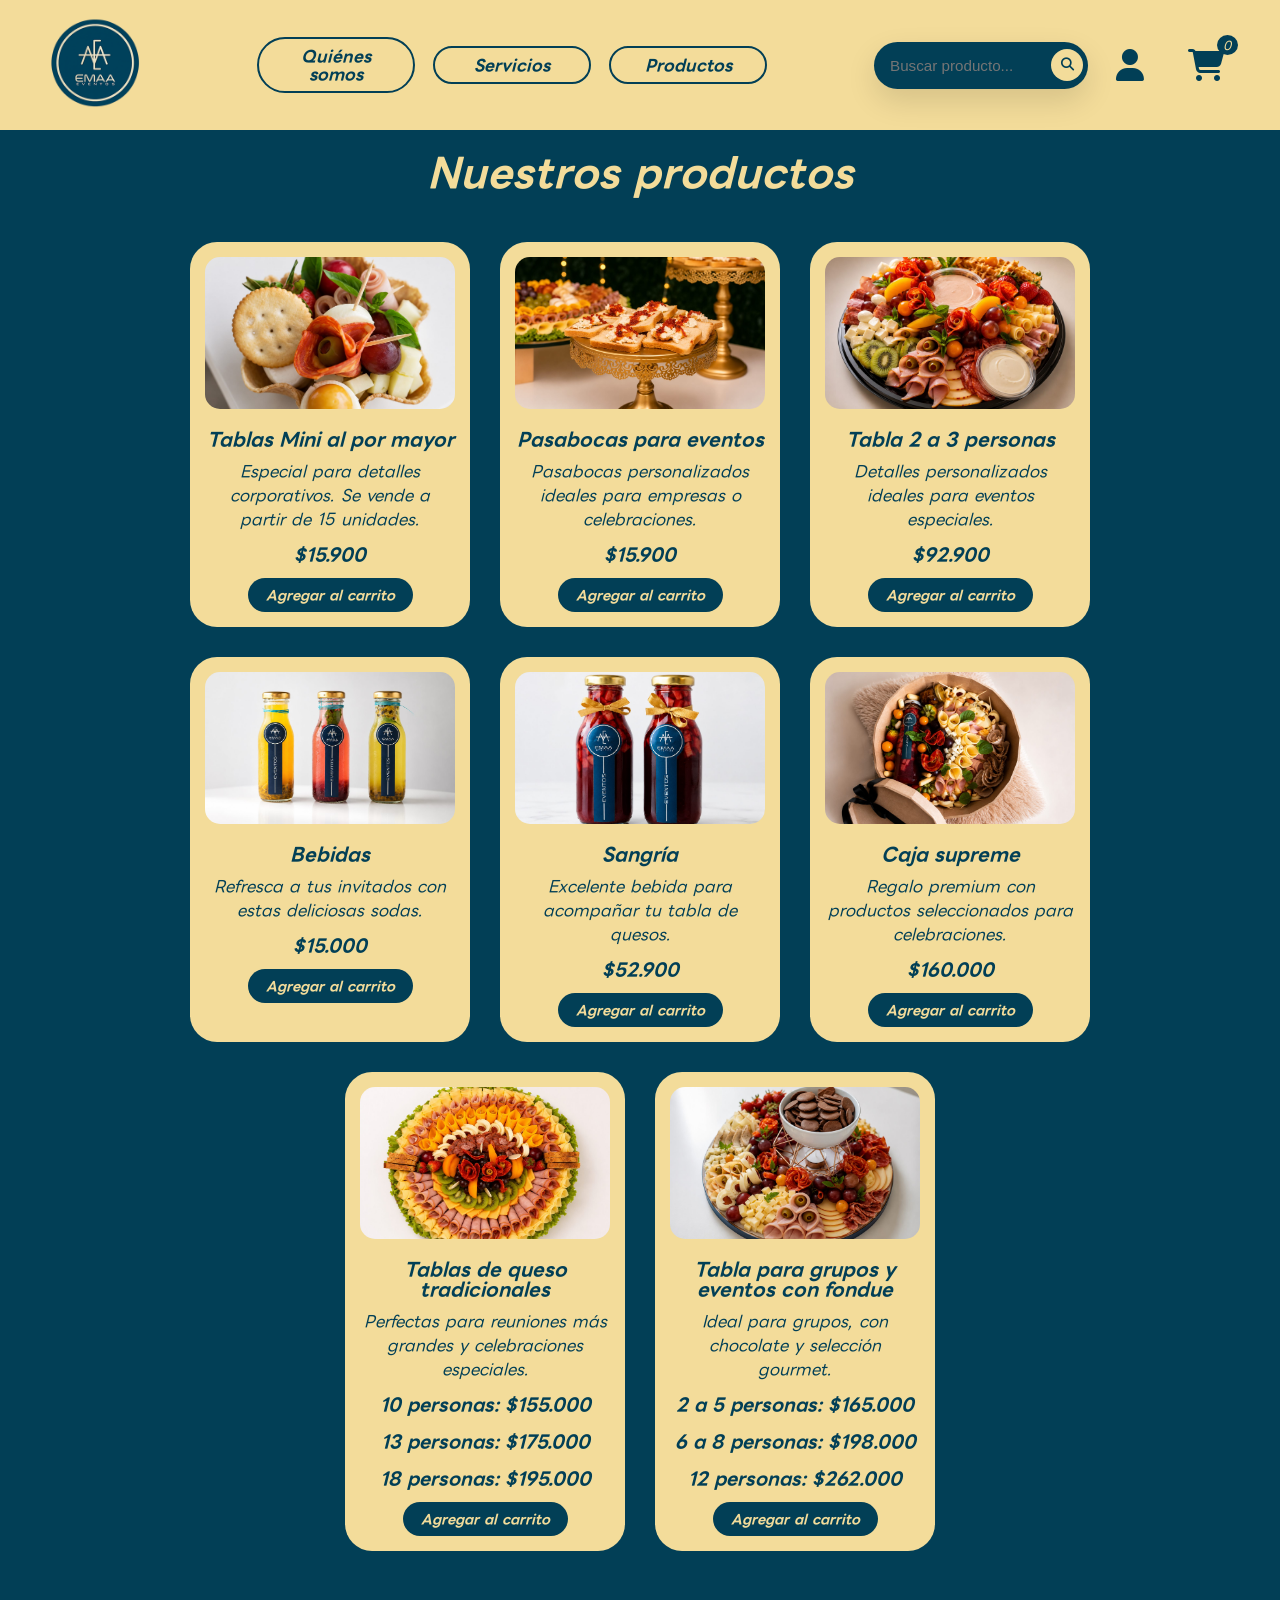
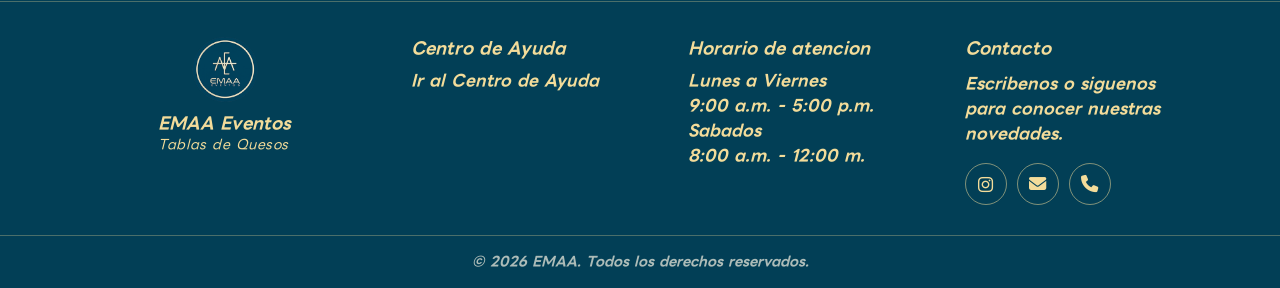
<file: productos.html>
<!DOCTYPE html>
<html lang="es">

<head>

    <meta charset="UTF-8">

    <meta name="viewport"
          content="width=device-width, initial-scale=1.0">

    <title>Productos | EMAA</title>

    <link rel="icon"
          type="image/png"
          href="imagenes/optimizadas/logo-emaa.png">

    <!-- ESTILOS -->
    <link rel="stylesheet" href="./CSS/base.css">
    <link rel="stylesheet" href="./CSS/header.css">
    <link rel="stylesheet" href="./CSS/footer.css">
    <link rel="stylesheet" href="./CSS/productos.css">
    <link rel="stylesheet" href="./CSS/carrito.css">
    <link rel="stylesheet" href="./CSS/login.css">
    <link rel="stylesheet" href="./CSS/responsive.css">
    <link rel="stylesheet" href="./CSS/ayuda.css">

    <!-- ICONOS -->
    <link rel="stylesheet"
          href="https://cdnjs.cloudflare.com/ajax/libs/font-awesome/6.5.0/css/all.min.css">

    <!-- JAVASCRIPT -->
    <script src="./js/utils.js" defer></script>
    <script src="./js/search.js" defer></script>
    <script src="./js/user.js" defer></script>
    <script src="./js/login.js" defer></script>
    <script src="./js/cart.js" defer></script>
    <script src="./js/main.js" defer></script>

</head>


<body>


    <!-- =========================================
                    ENCABEZADO
    ========================================== -->

    <header class="navbar navbar-productos" id="inicio">

        <div class="navbar-inner">

            <div class="logo-contenedor">

                <a href="index.html"
                   class="logo-link"
                   aria-label="Ir al inicio">

                    <img src="imagenes/optimizadas/logo-emaa.png"
                         class="logo-emaa"
                         alt="Logo EMAA">

                </a>

            </div>


            <nav class="menu"
                 aria-label="Menú principal">

                <ul class="menu-list">

                    <li>
                        <a href="quienes-somos.html"
                           class="dropdown">
                            Quiénes somos
                        </a>
                    </li>

                    <li>
                        <a href="servicios.html"
                           class="dropdown">
                            Servicios
                        </a>
                    </li>

                    <li>
                        <a href="productos.html"
                           class="dropdown">
                            Productos
                        </a>
                    </li>

                </ul>

            </nav>


            <!-- =========================================
                         BUSCADOR Y CARRITO
            ========================================== -->

            <div class="header-actions">

                <form class="search-form"
                      id="searchForm"
                      aria-label="Buscar productos"
                      autocomplete="off">

                    <label for="buscador"
                           class="sr-only">
                        Buscar producto
                    </label>

                    <input
                        type="text"
                        id="buscador"
                        placeholder="Buscar producto..."
                        aria-label="Buscar producto">

                    <button
                        type="submit"
                        id="btnBuscar"
                        class="search-button"
                        aria-label="Buscar producto">

                        <i class="fas fa-search"></i>

                    </button>

                </form>


                <!-- USUARIO -->

                <div id="userArea"
                     class="user-area">

                    <button
                        type="button"
                        id="userLoginBtn"
                        class="icon-button"
                        aria-label="Iniciar sesión"
                        data-action="open-login">

                    <i class="fas fa-user"></i>

                    </button>
                </div>


                <!-- CARRITO -->

                <button
                    type="button"
                    id="cartBtn"
                    class="icon-button"
                    aria-label="Ver carrito"
                    data-action="toggle-cart">
                    <i class="fas fa-shopping-cart"></i>
                    <span class="cart-badge" id="cartCount">0</span>
                </button>
            </div>

        </div>

    </header>

    <!-- =========================================
                    PRODUCTOS
    ========================================== -->

    <section id="Productos">

        <h2>Nuestros productos</h2>


        <div class="contenedor-productos">


            <!-- PRODUCTO 1 -->

            <div class="Producto"
                 data-name="Tablas Mini al por mayor"
                 data-price="15900">

                <img
                    src="imagenes/optimizadas/Canasta mini.jpg"
                    class="img-producto"
                    alt="Tablas Mini al por mayor">

                <h3>
                    Tablas Mini al por mayor
                </h3>

                <p>
                    Especial para detalles corporativos.
                    Se vende a partir de 15 unidades.
                </p>

                <p class="precio">
                    $15.900
                </p>

                <button>
                    Agregar al carrito
                </button>

            </div>



            <!-- PRODUCTO 2 -->

            <div class="Producto"
                 data-name="Pasabocas para eventos"
                 data-price="15900">

                <img
                    src="imagenes/optimizadas/Pasabocas.jpg"
                    class="img-producto"
                    alt="Pasabocas para eventos">

                <h3>
                    Pasabocas para eventos
                </h3>

                <p>
                    Pasabocas personalizados ideales
                    para empresas o celebraciones.
                </p>

                <p class="precio">
                    $15.900
                </p>

                <button>
                    Agregar al carrito
                </button>

            </div>



            <!-- PRODUCTO 3 -->

            <div class="Producto"
                 data-name="Tabla 2 a 3 personas"
                 data-price="92900">

                <img
                    src="imagenes/optimizadas/Tabla 2-3 personas (2).jpg"
                    class="img-producto"
                    alt="Tabla 2 a 3 personas">

                <h3>
                    Tabla 2 a 3 personas
                </h3>

                <p>
                    Detalles personalizados ideales
                    para eventos especiales.
                </p>

                <p class="precio">
                    $92.900
                </p>

                <button>
                    Agregar al carrito
                </button>

            </div>



            <!-- PRODUCTO 4 -->

            <div class="Producto"
                 data-name="Bebidas"
                 data-price="15000">

                <img
                    src="imagenes/optimizadas/Bebidas Molotov.jpg"
                    class="img-producto"
                    alt="Bebidas">

                <h3>
                    Bebidas
                </h3>

                <p>
                    Refresca a tus invitados
                    con estas deliciosas sodas.
                </p>

                <p class="precio">
                    $15.000
                </p>

                <button>
                    Agregar al carrito
                </button>

            </div>



            <!-- PRODUCTO 5 -->

            <div class="Producto"
                 data-name="Sangría"
                 data-price="52900">

                <img
                    src="imagenes/optimizadas/Sangria personal.jpg"
                    class="img-producto"
                    alt="Sangría">

                <h3>
                    Sangría
                </h3>

                <p>
                    Excelente bebida para acompañar
                    tu tabla de quesos.
                </p>

                <p class="precio">
                    $52.900
                </p>

                <button>
                    Agregar al carrito
                </button>

            </div>



            <!-- PRODUCTO 6 -->

            <div class="Producto"
                 data-name="Caja supreme"
                 data-price="160000">

                <img
                    src="imagenes/optimizadas/Caja supreme.jpg"
                    class="img-producto"
                    alt="Caja supreme">

                <h3>
                    Caja supreme
                </h3>

                <p>
                    Regalo premium con productos
                    seleccionados para celebraciones.
                </p>

                <p class="precio">
                    $160.000
                </p>

                <button>
                    Agregar al carrito
                </button>

            </div>



            <!-- PRODUCTO 7 -->

            <div class="Producto"
                 data-name="Tablas de queso tradicionales"
                 data-price="155000">

                <img
                    src="imagenes/optimizadas/Tabla tradicional.jpg"
                    class="img-producto"
                    alt="Tablas de queso tradicionales">

                <h3>
                    Tablas de queso tradicionales
                </h3>

                <p>
                    Perfectas para reuniones más grandes
                    y celebraciones especiales.
                </p>

                <p class="precio">
                    10 personas: $155.000
                </p>

                <p class="precio">
                    13 personas: $175.000
                </p>

                <p class="precio">
                    18 personas: $195.000
                </p>

                <button>
                    Agregar al carrito
                </button>

            </div>



            <!-- PRODUCTO 8 -->

            <div class="Producto"
                 data-name="Tabla para grupos y eventos"
                 data-price="165000">

                <img
                    src="imagenes/optimizadas/Tabla fondue.jpg"
                    class="img-producto"
                    alt="Tabla para grupos y eventos con fondue">

                <h3>
                    Tabla para grupos y eventos con fondue
                </h3>

                <p>
                    Ideal para grupos, con chocolate
                    y selección gourmet.
                </p>

                <p class="precio">
                    2 a 5 personas: $165.000
                </p>

                <p class="precio">
                    6 a 8 personas: $198.000
                </p>

                <p class="precio">
                    12 personas: $262.000
                </p>

                <button>
                    Agregar al carrito
                </button>

            </div>


        </div>

    </section>
    
    <!-- =========================================
                   LOGIN MODAL
    ========================================== -->

    <div class="login-modal hidden" id="loginModal">
        <div class="login-card">
            <button type="button" class="close-login" id="closeLogin" ></button>
            <div class="form-panel" id="loginPanel">
                <h2>Iniciar sesión</h2>
                <label for="loginUser">Usuario</label>
                <input type="text" id="loginUser" name="usuario" required placeholder="Nombre de usuario">
                <label for="loginPassword">Contraseña</label>
                <div class="password-container">
                    <input type="password" id="loginPassword" name="password" required placeholder="Contraseña">
                    <button type="button" class="eye-icon" data-password-toggle="loginPassword" aria-label="Mostrar contraseña">
                        <i class="fas fa-eye" aria-hidden="true"></i>
                    </button>
                </div>
                <button type="button" id="loginSubmit">Entrar</button>
            </div>
            <div class="form-panel hidden" id="registerPanel">
                <h2>Crear cuenta</h2>
                <label for="registerName">Usuario</label>
                <input type="text" id="registerName" name="usuario" required placeholder="Nombre de usuario">
                <label for="registerEmail">Correo</label>
                <input type="email" id="registerEmail" name="email" required placeholder="usuario@gmail.com">
                <label for="registerPassword">Contraseña</label>
                <div class="password-container">
                    <input type="password" id="registerPassword" name="password" required minlength="8" placeholder="Mínimo 8 caracteres">
                    <button type="button" class="eye-icon" data-password-toggle="registerPassword" aria-label="Mostrar contraseña">
                        <i class="fas fa-eye" aria-hidden="true"></i>
                    </button>
                </div>
                <label for="registerPasswordConfirm">Confirmar contraseña</label>
                <div class="password-container">
                    <input type="password" id="registerPasswordConfirm" name="password_confirm" required minlength="8" placeholder="Confirmar contraseña">
                    <button type="button" class="eye-icon" data-password-toggle="registerPasswordConfirm" aria-label="Mostrar contraseña">
                        <i class="fas fa-eye" aria-hidden="true"></i>
                    </button>
                </div>
                <button type="button" id="registerSubmit">Crear cuenta</button>
            </div>
            <div class="form-panel hidden" id="recoverPanel">
                <h2>Recuperar contraseña</h2>
                <label for="recoverEmail">Correo</label>
                <input type="email" id="recoverEmail" name="email" required placeholder="Correo electrónico">
                <button type="button" id="recoverSubmit">Enviar enlace</button>
            </div>
            <div class="modal-links">
                <button type="button" id="showRegister" class="text-button">Crear cuenta</button>
                <button type="button" id="showRecover" class="text-button">¿Olvidaste contraseña?</button>
                <button type="button" id="showLogin" class="text-button hidden">Volver al login</button>
            </div>
            <p class="login-help" id="loginMessage"></p>
        </div>
    </div>

<footer class="footer">
    <div class="footer-container">
        <div class="footer-brand">
            <a href="index.html" class="footer-logo" aria-label="Ir al inicio de EMAA"><img src="imagenes/optimizadas/logo-emaa.png" alt="Logo EMAA"></a>
            <p class="footer-brand-title">EMAA Eventos <span>Tablas de Quesos</span></p>
        </div>
        <div class="footer-col"><h3>Centro de Ayuda</h3><ul><li><a href="ayuda.html">Ir al Centro de Ayuda</a></li></ul></div>
        <div class="footer-col footer-hours"><h3>Horario de atencion</h3><p>Lunes a Viernes</p><p>9:00 a.m. - 5:00 p.m.</p><p>Sabados</p><p>8:00 a.m. - 12:00 m.</p></div>
        <div class="footer-contact">
            <h3>Contacto</h3><p>Escribenos o siguenos para conocer nuestras novedades.</p>
            <div class="social-icons" aria-label="Canales de contacto">
                <a href="https://www.instagram.com/emaa.tabladequesos/" target="_blank" rel="noopener noreferrer" aria-label="Visitar Instagram de EMAA" title="Instagram"><i class="fa-brands fa-instagram" aria-hidden="true"></i></a>
                <a href="mailto:contacto@emaa.com" aria-label="Enviar correo a EMAA" title="Correo"><i class="fa-solid fa-envelope" aria-hidden="true"></i></a>
                <a href="tel:+573246501091" aria-label="Llamar a EMAA" title="Llamar"><i class="fa-solid fa-phone" aria-hidden="true"></i></a>
            </div>
        </div>
    </div>
    <div class="footer-bottom"><p>&copy; 2026 EMAA. Todos los derechos reservados.</p></div>
</footer>

</body>

</html>
</file>
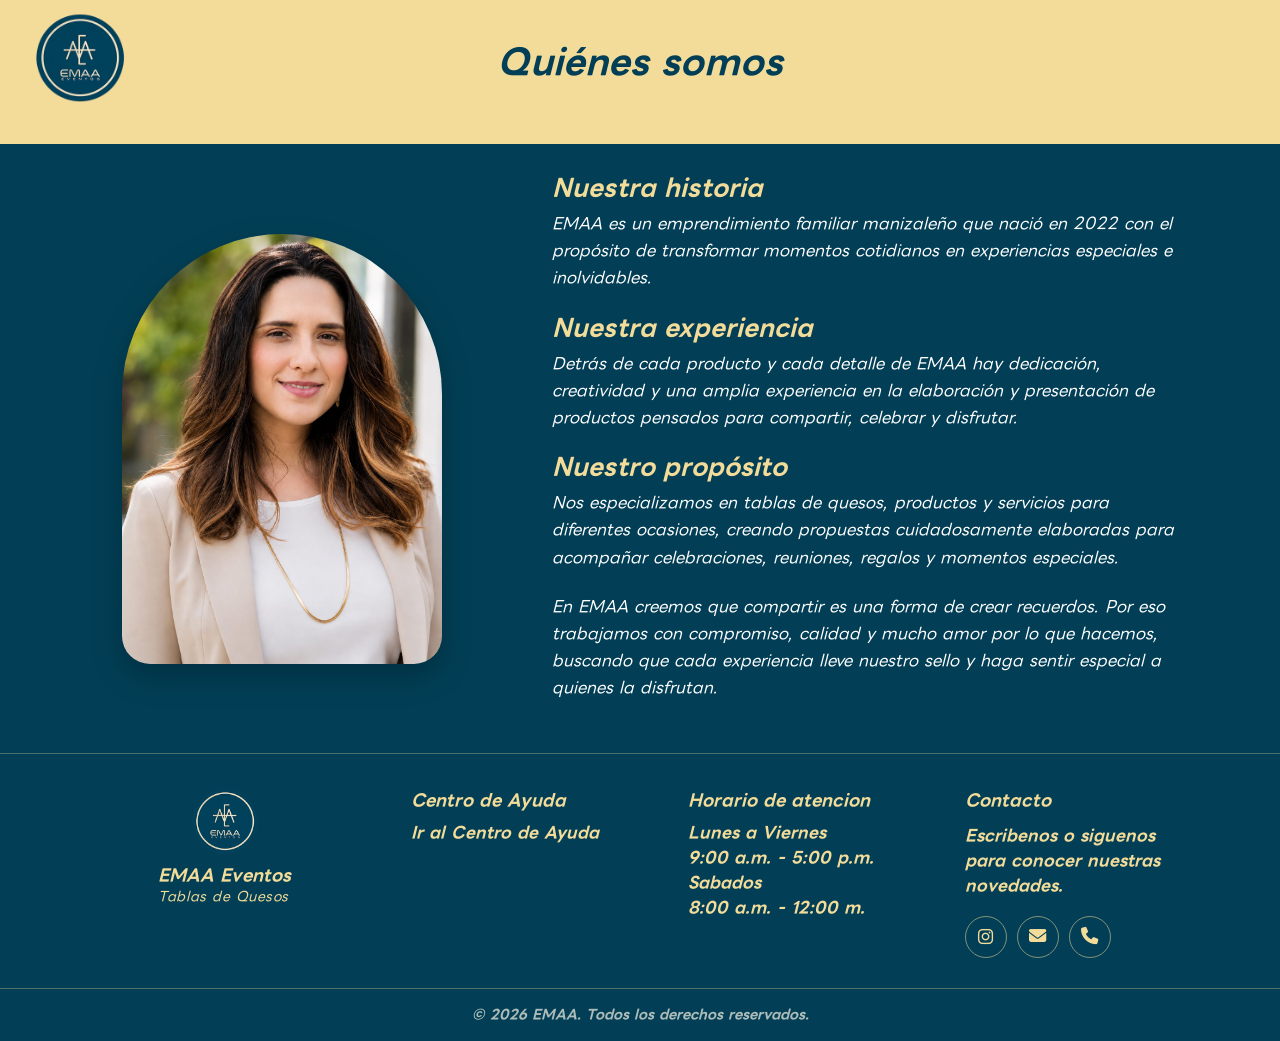
<file: quienes-somos.html>
<!DOCTYPE html>
<html lang="es">

<head>

    <meta charset="UTF-8">
    <meta name="viewport" content="width=device-width, initial-scale=1.0">

    <title>Quiénes somos | EMAA</title>

    <link rel="icon" type="image/png" href="imagenes/optimizadas/logo-emaa.png">
    <link rel="stylesheet" href="./CSS/base.css">
    <link rel="stylesheet" href="./CSS/header.css">
    <link rel="stylesheet" href="./CSS/footer.css">
    <link rel="stylesheet" href="./CSS/ayuda.css">
    <link rel="stylesheet" href="./CSS/responsive.css">

    <link rel="stylesheet"
        href="https://cdnjs.cloudflare.com/ajax/libs/font-awesome/6.5.0/css/all.min.css">
        

</head>

<body>

    <header class="navbar navbar-quienes" id="inicio">

        <div class="logo-contenedor">

            <a href="index.html"
               class="logo-link"
               aria-label="Ir al inicio">

                <img src="imagenes/optimizadas/logo-emaa.png"
                     class="logo-emaa"
                     alt="Logo EMAA">

            </a>

        </div>

        <div class="titulo-ayuda">

            <h2>Quiénes somos</h2>

        </div>

    </header>


    <section id="Quienes-somos" class="seccion-quienes">

    <div class="quienes-contenido">

        <!-- FOTO -->
        <div class="quienes-foto">
            <img src="imagenes/optimizadas/foto-estefany.jpg"
                 alt="Fundadora de EMAA"
                 class="foto-estefany">
        </div>

        <!-- INFORMACIÓN -->
        <div class="quienes-texto">

            <h2>Nuestra historia</h2>

            <p>
                EMAA es un emprendimiento familiar manizaleño que nació en 2022
                con el propósito de transformar momentos cotidianos en
                experiencias especiales e inolvidables.
            </p>

            <h2>Nuestra experiencia</h2>

            <p>
                Detrás de cada producto y cada detalle de EMAA hay dedicación,
                creatividad y una amplia experiencia en la elaboración y
                presentación de productos pensados para compartir, celebrar
                y disfrutar.
            </p>

            <h2>Nuestro propósito</h2>

            <p>
                Nos especializamos en tablas de quesos, productos y servicios
                para diferentes ocasiones, creando propuestas cuidadosamente
                elaboradas para acompañar celebraciones, reuniones, regalos
                y momentos especiales.
            </p>

            <p>
                En EMAA creemos que compartir es una forma de crear recuerdos.
                Por eso trabajamos con compromiso, calidad y mucho amor por lo
                que hacemos, buscando que cada experiencia lleve nuestro sello
                y haga sentir especial a quienes la disfrutan.
            </p>

        </div>

    </div>

</section>

<footer class="footer">
    <div class="footer-container">
        <div class="footer-brand">
            <a href="index.html" class="footer-logo" aria-label="Ir al inicio de EMAA">
                <img src="imagenes/optimizadas/logo-emaa.png" alt="Logo EMAA">
            </a>
            <p class="footer-brand-title">EMAA Eventos <span>Tablas de Quesos</span></p>
        </div>

        <div class="footer-col">
            <h3>Centro de Ayuda</h3>
            <ul><li><a href="ayuda.html">Ir al Centro de Ayuda</a></li></ul>
        </div>

        <div class="footer-col footer-hours">
            <h3>Horario de atencion</h3>
            <p>Lunes a Viernes</p>
            <p>9:00 a.m. - 5:00 p.m.</p>
            <p>Sabados</p>
            <p>8:00 a.m. - 12:00 m.</p>
        </div>

        <div class="footer-contact">
            <h3>Contacto</h3>
            <p>Escribenos o siguenos para conocer nuestras novedades.</p>
            <div class="social-icons" aria-label="Canales de contacto">
                <a href="https://www.instagram.com/emaa.tabladequesos/" target="_blank" rel="noopener noreferrer" aria-label="Visitar Instagram de EMAA" title="Instagram"><i class="fa-brands fa-instagram" aria-hidden="true"></i></a>
                <a href="mailto:contacto@emaa.com" aria-label="Enviar correo a EMAA" title="Correo"><i class="fa-solid fa-envelope" aria-hidden="true"></i></a>
                <a href="tel:+573246501091" aria-label="Llamar a EMAA" title="Llamar"><i class="fa-solid fa-phone" aria-hidden="true"></i></a>
            </div>
        </div>
    </div>
    <div class="footer-bottom"><p>&copy; 2026 EMAA. Todos los derechos reservados.</p></div>
</footer>

</body>
</html>
</file>
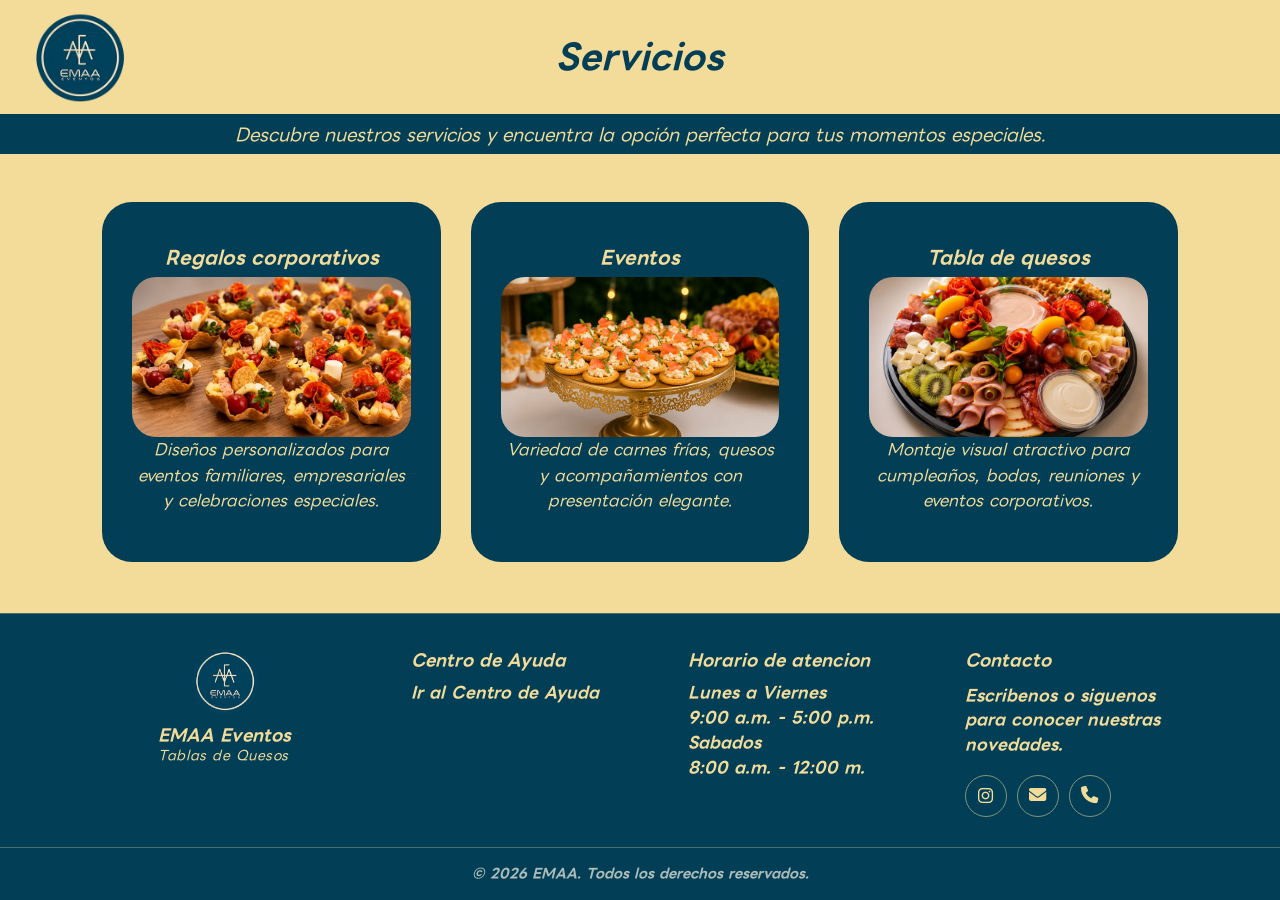
<file: servicios.html>
<!DOCTYPE html>
<html lang="es">

<head>

    <meta charset="UTF-8">
    <meta name="viewport" content="width=device-width, initial-scale=1.0">

    <title>Servicios | EMAA</title>

    <link rel="icon" type="image/png" href="imagenes/optimizadas/logo-emaa.png">

    <link rel="stylesheet" href="./CSS/base.css">
    <link rel="stylesheet" href="./CSS/header.css">
    <link rel="stylesheet" href="./CSS/footer.css">
    <link rel="stylesheet" href="./CSS/servicios.css">
    <link rel="stylesheet" href="./CSS/responsive.css">
    <link rel="stylesheet" href="./CSS/ayuda.css">

    <link rel="stylesheet"
        href="https://cdnjs.cloudflare.com/ajax/libs/font-awesome/6.5.0/css/all.min.css">

</head>

<body>

    <header class="navbar navbar-servicios" id="inicio">

        <div class="logo-contenedor">

            <a href="index.html"
               class="logo-link"
               aria-label="Ir al inicio">

                <img src="imagenes/optimizadas/logo-emaa.png"
                     class="logo-emaa"
                     alt="Logo EMAA">

            </a>

        </div>

        <div class="titulo-ayuda">

            <h2>Servicios</h2>

        </div>

    </header>


    <section class="hero-ayuda">

        <div class="hero-ayuda-contenido">

            <p>
                Descubre nuestros servicios y encuentra la opción
                perfecta para tus momentos especiales.
            </p>

        </div>

    </section>


    <section class="contenido-servicios">

        <div class="contenedor-servicios">

            <div class="Servicio">

                <h3>Regalos corporativos</h3>

                <img
                    src="imagenes/optimizadas/Canastas de queso.jpg"
                    alt="Canastas de queso Emaa"
                    class="img-servicio">

                <p>
                    Diseños personalizados para eventos familiares,
                    empresariales y celebraciones especiales.
                </p>

            </div>


            <div class="Servicio">

                <h3>Eventos</h3>

                <img
                    src="imagenes/optimizadas/Canapes con salmon.jpg"
                    alt="Evento Emaa"
                    class="img-servicio">

                <p>
                    Variedad de carnes frías, quesos y acompañamientos
                    con presentación elegante.
                </p>

            </div>


            <div class="Servicio">

                <h3>Tabla de quesos</h3>

                <img
                    src="imagenes/optimizadas/Tabla 2-3 personas (2).jpg"
                    alt="Tabla 2 a 3 personas Emaa"
                    class="img-servicio">

                <p>
                    Montaje visual atractivo para cumpleaños, bodas,
                    reuniones y eventos corporativos.
                </p>

            </div>

        </div>

    </section>


<footer class="footer">
    <div class="footer-container">
        <div class="footer-brand">
            <a href="index.html" class="footer-logo" aria-label="Ir al inicio de EMAA"><img src="imagenes/optimizadas/logo-emaa.png" alt="Logo EMAA"></a>
            <p class="footer-brand-title">EMAA Eventos <span>Tablas de Quesos</span></p>
        </div>
        <div class="footer-col"><h3>Centro de Ayuda</h3><ul><li><a href="ayuda.html">Ir al Centro de Ayuda</a></li></ul></div>
        <div class="footer-col footer-hours"><h3>Horario de atencion</h3><p>Lunes a Viernes</p><p>9:00 a.m. - 5:00 p.m.</p><p>Sabados</p><p>8:00 a.m. - 12:00 m.</p></div>
        <div class="footer-contact">
            <h3>Contacto</h3><p>Escribenos o siguenos para conocer nuestras novedades.</p>
            <div class="social-icons" aria-label="Canales de contacto">
                <a href="https://www.instagram.com/emaa.tabladequesos/" target="_blank" rel="noopener noreferrer" aria-label="Visitar Instagram de EMAA" title="Instagram"><i class="fa-brands fa-instagram" aria-hidden="true"></i></a>
                <a href="mailto:contacto@emaa.com" aria-label="Enviar correo a EMAA" title="Correo"><i class="fa-solid fa-envelope" aria-hidden="true"></i></a>
                <a href="tel:+573246501091" aria-label="Llamar a EMAA" title="Llamar"><i class="fa-solid fa-phone" aria-hidden="true"></i></a>
            </div>
        </div>
    </div>
    <div class="footer-bottom"><p>&copy; 2026 EMAA. Todos los derechos reservados.</p></div>
</footer>

</body>

</html>
</file>
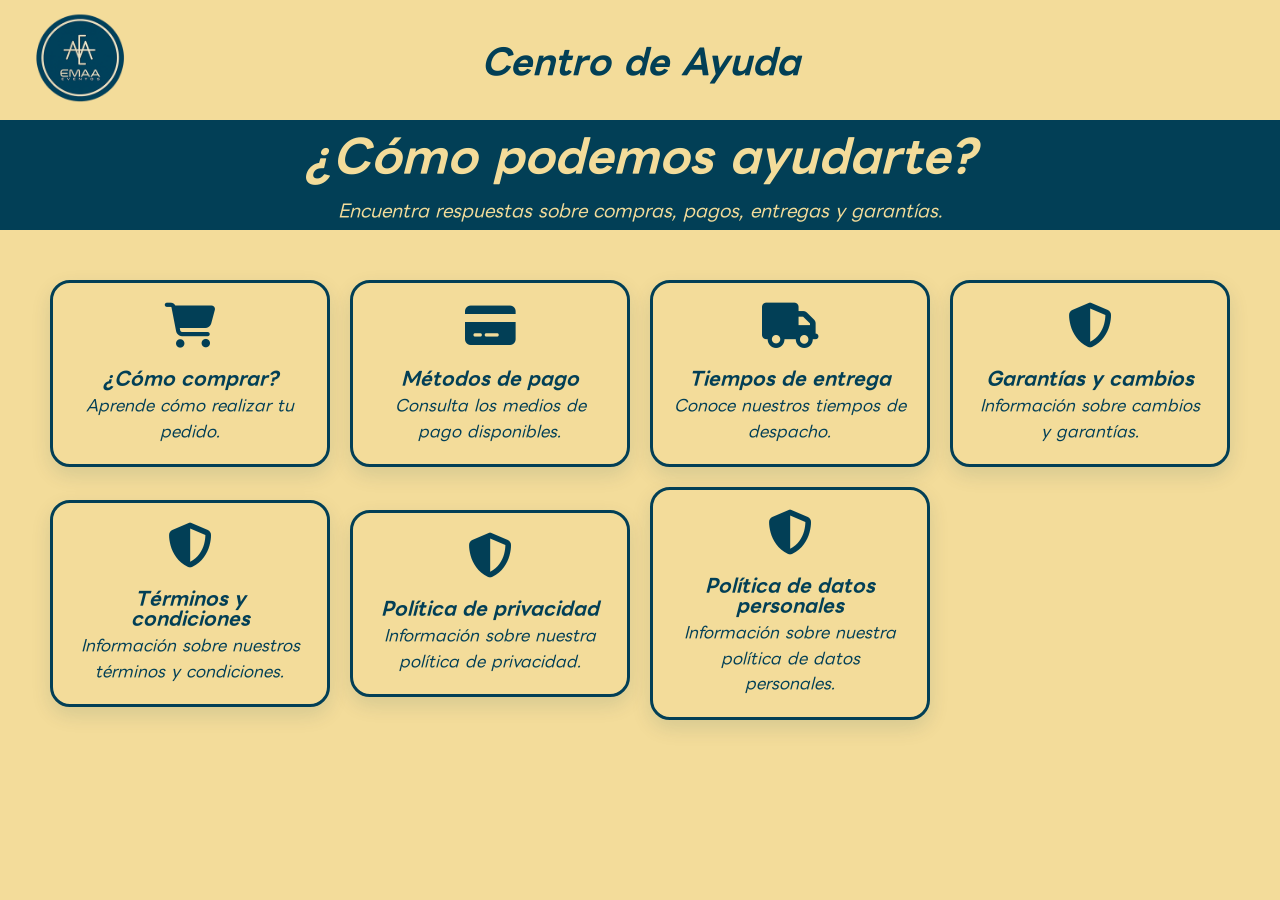
<file: Pagina web Emaa/ayuda.html>
<!DOCTYPE html>
<html lang="es">

<head>

    <meta charset="UTF-8">
    <meta name="viewport" content="width=device-width, initial-scale=1.0">
    <title>Centro de Ayuda | EMAA</title>
    <link rel="icon" type="image/png" href="imagenes/optimizadas/logo-emaa.png">
    <link rel="stylesheet" href="./CSS/base.css">
    <link rel="stylesheet" href="./CSS/header.css">
    <link rel="stylesheet" href="./CSS/ayuda.css">
    <link rel="stylesheet" href="./CSS/responsive.css">
    <script src="./js/utils.js" defer></script>
    <script src="./js/navigation.js" defer></script> 
    <script src="./js/search.js" defer></script>
    <script src="./js/help.js" defer></script>
    <script src="./js/carousel.js" defer></script>
    <script src="./js/user.js" defer></script>
    <script src="./js/cart.js" defer></script>
    <script src="./js/main.js" defer></script>
    <link rel="stylesheet"
          href="https://cdnjs.cloudflare.com/ajax/libs/font-awesome/6.5.0/css/all.min.css">
</head>

<body>
 <header class="navbar navbar-quienes" id="inicio">
        <div class="logo-contenedor">
            <a href="index.html" class="logo-link" data-action="go-home" aria-label="Ir al inicio">
            <img src="imagenes/optimizadas/logo-emaa.png" class="logo-emaa" alt="Logo EMAA">
            </a>
        </div>

        <div class="titulo-ayuda">
            <h2>Centro de Ayuda</h2>
        </div>
    </header>

   <section class="hero-ayuda">

    <div class="hero-ayuda-contenido">

        <h1>¿Cómo podemos ayudarte?</h1>
        <p>
            Encuentra respuestas sobre compras, pagos, entregas y garantías.
        </p>
    </div>

</section>

    <section class="categorias-ayuda">

    <div class="categoria" onclick="mostrarCategoria('comprar')">

        <i class="fas fa-shopping-cart"></i>

        <h3>¿Cómo comprar?</h3>
        <p>
            Aprende cómo realizar tu pedido.
        </p>

    </div>

    <div class="categoria" onclick="mostrarCategoria('pagos')">
        <i class="fas fa-credit-card"></i>
        <h3>Métodos de pago</h3>
        <p>
            Consulta los medios de pago disponibles.
        </p>
    </div>

    <div class="categoria" onclick="mostrarCategoria('entregas')">

        <i class="fas fa-truck"></i>
        <h3>Tiempos de entrega</h3>
        <p>
            Conoce nuestros tiempos de despacho.
        </p>
    </div>

    <div class="categoria" onclick="mostrarCategoria('garantias')">

        <i class="fas fa-shield-alt"></i>
        <h3>Garantías y cambios</h3>
        <p>
            Información sobre cambios y garantías.
        </p>
    </div>

    <div class="categoria" onclick="mostrarCategoria('Términos y condiciones')">

        <i class="fas fa-shield-alt"></i>
        <h3>Términos y condiciones</h3>
        <p>
            Información sobre nuestros términos y condiciones.
        </p>
    </div>

    <div id="politica-privacidad" class="categoria" onclick="mostrarCategoria('Politica de privacidad')">

        <i class="fas fa-shield-alt"></i>
        <h3>Política de privacidad</h3>
        <p>
            Información sobre nuestra política de privacidad.
        </p>
    </div>

    <div class="categoria" onclick="mostrarCategoria('Politica de datos personales')">

        <i class="fas fa-shield-alt"></i>
        <h3>Política de datos personales</h3>
        <p>
            Información sobre nuestra política de datos personales.
        </p>
    </div>

</section>

<section class="contenido-ayuda">

    <div id="contenidoCategoria"></div>

</section>
</body>

</html>
</file>
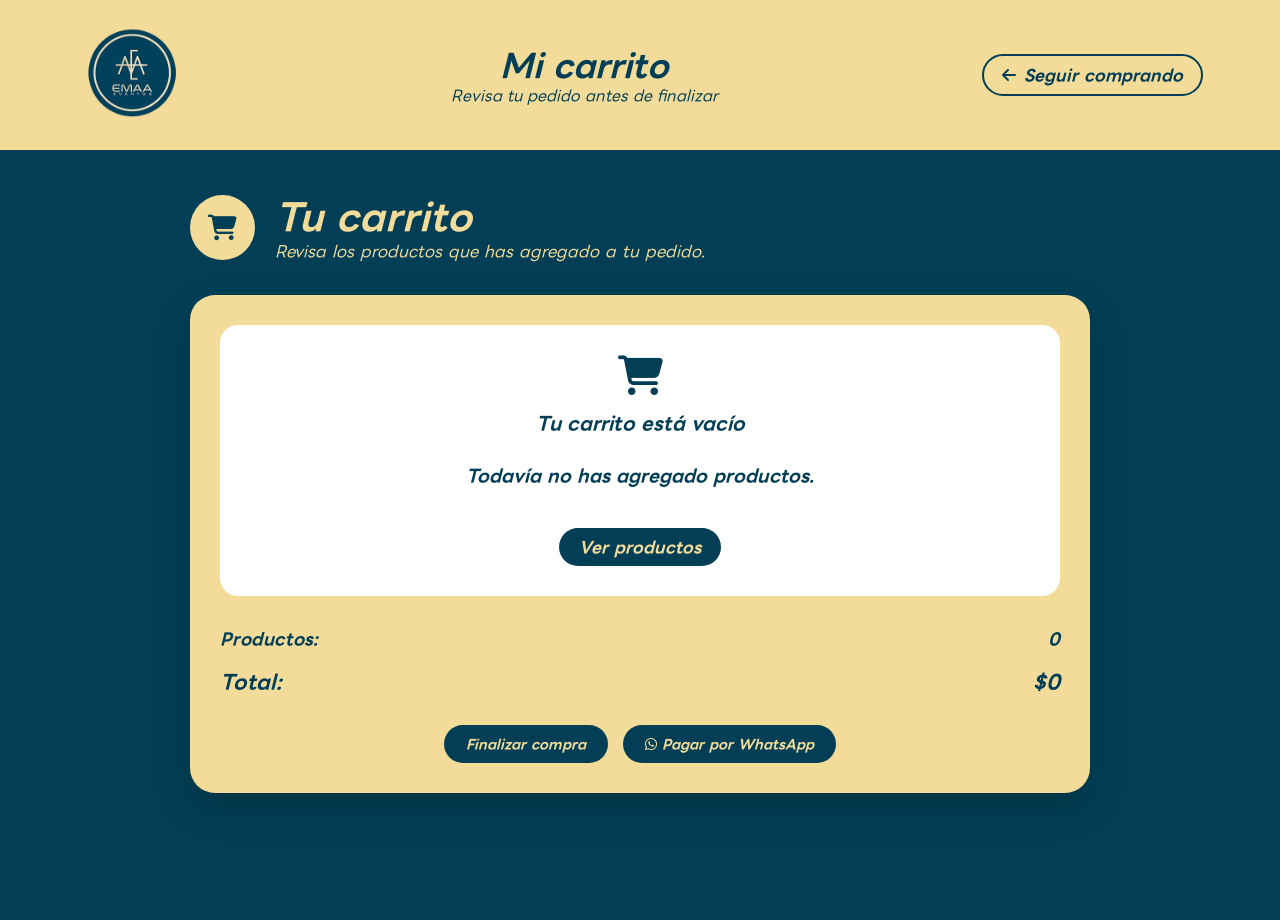
<file: Pagina web Emaa/carrito.html>
<!DOCTYPE html>
<html lang="es">

<head>

    <meta charset="UTF-8">

    <meta name="viewport"
          content="width=device-width, initial-scale=1.0">

    <title>Carrito | EMAA</title>

    <link rel="icon"
          type="image/png"
          href="imagenes/optimizadas/logo-emaa.png">

    <!-- ESTILOS -->
    <link rel="stylesheet" href="./CSS/base.css">
    <link rel="stylesheet" href="./CSS/header.css">
    <link rel="stylesheet" href="./CSS/carrito.css">
    <link rel="stylesheet" href="./CSS/responsive.css">

    <!-- ICONOS -->
    <link rel="stylesheet"
          href="https://cdnjs.cloudflare.com/ajax/libs/font-awesome/6.5.0/css/all.min.css">

    <!-- JAVASCRIPT -->
    <script src="./js/utils.js" defer></script>
    <script src="./js/cart.js" defer></script>
    <script src="./js/main.js" defer></script>

</head>


<body>

    <!-- =========================================
                    HEADER
    ========================================== -->

    <header class="navbar carrito-header">

    <div class="logo-contenedor">

        <a href="index.html"
           class="logo-link"
           aria-label="Ir al inicio">

            <img
                src="imagenes/optimizadas/logo-emaa.png"
                class="logo-emaa"
                alt="Logo EMAA">

        </a>

    </div>


    <div class="titulo-carrito">

        <h2>Mi carrito</h2>

        <p>Revisa tu pedido antes de finalizar</p>

    </div>


    <a href="productos.html"
       class="volver-productos-header">

        <i class="fas fa-arrow-left"></i>

        Seguir comprando

    </a>
    </header>


    <!-- =========================================
                    CONTENIDO
    ========================================== -->

    <main class="carrito-pagina">

    <div class="carrito-titulo">

        <span class="carrito-icono">
            <i class="fas fa-shopping-cart"></i>
        </span>

        <div>

            <h1>Tu carrito</h1>

            <p>
                Revisa los productos que has agregado a tu pedido.
            </p>

        </div>

    </div>


        <section
            class="cart-summary"
            id="cartSummary">

            <div id="cartItemsList"></div>


            <div class="cart-info-row">

                <span>
                    Productos:
                </span>

                <strong id="cartCountText">
                    0
                </strong>

            </div>


            <div class="cart-info-row">

                <span>
                    Total:
                </span>

                <strong id="cartTotalText">
                    $0
                </strong>

            </div>


            <div class="cart-actions">

                <button
                    type="button"
                    id="checkoutBtn">

                    Finalizar compra

                </button>


                <button
                    type="button"
                    id="whatsappPayBtn">

                    <i class="fab fa-whatsapp"></i>

                    Pagar por WhatsApp

                </button>

            </div>

        </section>

    </main>


    <!-- =========================================
                    FOOTER                                                                                                          

    </div>

</body>

</html>
</file>
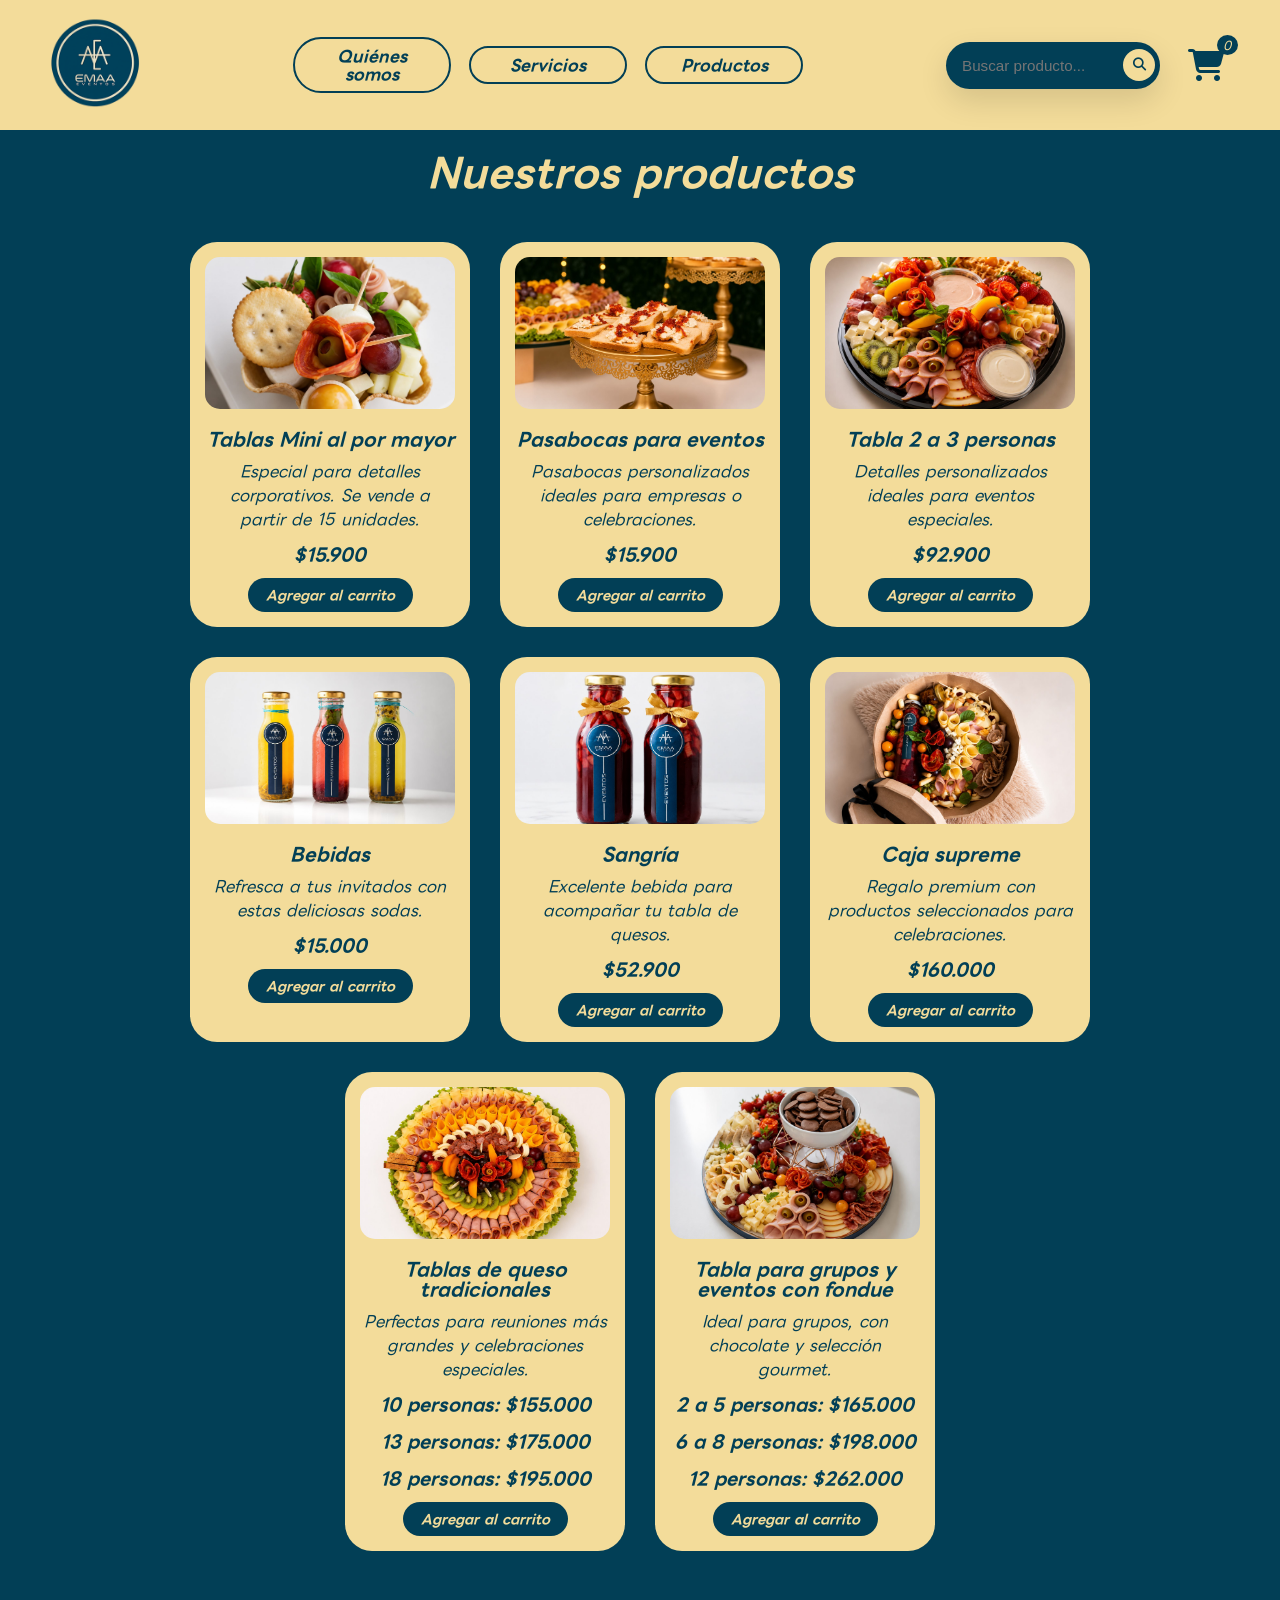
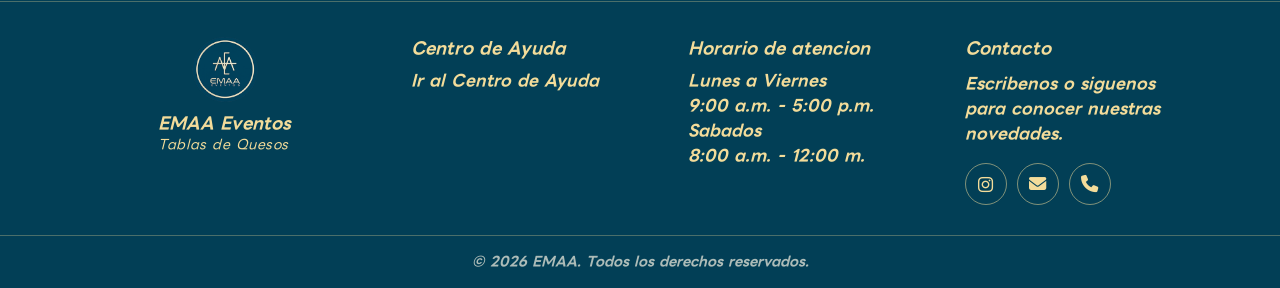
<file: Pagina web Emaa/productos.html>
<!DOCTYPE html>
<html lang="es">

<head>

    <meta charset="UTF-8">

    <meta name="viewport"
          content="width=device-width, initial-scale=1.0">

    <title>Productos | EMAA</title>

    <link rel="icon"
          type="image/png"
          href="imagenes/optimizadas/logo-emaa.png">

    <!-- ESTILOS -->
    <link rel="stylesheet" href="./CSS/base.css">
    <link rel="stylesheet" href="./CSS/header.css">
    <link rel="stylesheet" href="./CSS/footer.css">
    <link rel="stylesheet" href="./CSS/productos.css">
    <link rel="stylesheet" href="./CSS/carrito.css">
    <link rel="stylesheet" href="./CSS/responsive.css">
    <link rel="stylesheet" href="./CSS/ayuda.css">

    <!-- ICONOS -->
    <link rel="stylesheet"
          href="https://cdnjs.cloudflare.com/ajax/libs/font-awesome/6.5.0/css/all.min.css">

    <!-- JAVASCRIPT -->
    <script src="./js/utils.js" defer></script>
    <script src="./js/search.js" defer></script>
    <script src="./js/user.js" defer></script>
    <script src="./js/cart.js" defer></script>
    <script src="./js/main.js" defer></script>

</head>


<body>


    <!-- =========================================
                    ENCABEZADO
    ========================================== -->

    <header class="navbar navbar-productos" id="inicio">

        <div class="navbar-inner">

            <div class="logo-contenedor">

                <a href="index.html"
                   class="logo-link"
                   aria-label="Ir al inicio">

                    <img src="imagenes/optimizadas/logo-emaa.png"
                         class="logo-emaa"
                         alt="Logo EMAA">

                </a>

            </div>


            <nav class="menu"
                 aria-label="Menú principal">

                <ul class="menu-list">

                    <li>
                        <a href="quienes-somos.html"
                           class="dropdown">
                            Quiénes somos
                        </a>
                    </li>

                    <li>
                        <a href="servicios.html"
                           class="dropdown">
                            Servicios
                        </a>
                    </li>

                    <li>
                        <a href="productos.html"
                           class="dropdown">
                            Productos
                        </a>
                    </li>

                </ul>

            </nav>


            <!-- =========================================
                         BUSCADOR Y CARRITO
            ========================================== -->

            <div class="header-actions">

                <form class="search-form"
                      id="searchForm"
                      aria-label="Buscar productos"
                      autocomplete="off">

                    <label for="buscador"
                           class="sr-only">
                        Buscar producto
                    </label>

                    <input
                        type="text"
                        id="buscador"
                        placeholder="Buscar producto..."
                        aria-label="Buscar producto">

                    <button
                        type="submit"
                        id="btnBuscar"
                        class="search-button"
                        aria-label="Buscar producto">

                        <i class="fas fa-search"></i>

                    </button>

                </form>


                <!-- USUARIO -->



                <!-- CARRITO -->

                <button
                    type="button"
                    id="cartBtn"
                    class="icon-button"
                    aria-label="Ver carrito"
                    data-action="toggle-cart">
                    <i class="fas fa-shopping-cart"></i>
                    <span class="cart-badge" id="cartCount">0</span>
                </button>
            </div>

        </div>

    </header>

    <!-- =========================================
                    PRODUCTOS
    ========================================== -->

    <section id="Productos">

        <h2>Nuestros productos</h2>


        <div class="contenedor-productos">


            <!-- PRODUCTO 1 -->

            <div class="Producto"
                 data-name="Tablas Mini al por mayor"
                 data-price="15900">

                <img
                    src="imagenes/optimizadas/Canasta mini.jpg"
                    class="img-producto"
                    alt="Tablas Mini al por mayor">

                <h3>
                    Tablas Mini al por mayor
                </h3>

                <p>
                    Especial para detalles corporativos.
                    Se vende a partir de 15 unidades.
                </p>

                <p class="precio">
                    $15.900
                </p>

                <button>
                    Agregar al carrito
                </button>

            </div>



            <!-- PRODUCTO 2 -->

            <div class="Producto"
                 data-name="Pasabocas para eventos"
                 data-price="15900">

                <img
                    src="imagenes/optimizadas/Pasabocas.jpg"
                    class="img-producto"
                    alt="Pasabocas para eventos">

                <h3>
                    Pasabocas para eventos
                </h3>

                <p>
                    Pasabocas personalizados ideales
                    para empresas o celebraciones.
                </p>

                <p class="precio">
                    $15.900
                </p>

                <button>
                    Agregar al carrito
                </button>

            </div>



            <!-- PRODUCTO 3 -->

            <div class="Producto"
                 data-name="Tabla 2 a 3 personas"
                 data-price="92900">

                <img
                    src="imagenes/optimizadas/Tabla 2-3 personas (2).jpg"
                    class="img-producto"
                    alt="Tabla 2 a 3 personas">

                <h3>
                    Tabla 2 a 3 personas
                </h3>

                <p>
                    Detalles personalizados ideales
                    para eventos especiales.
                </p>

                <p class="precio">
                    $92.900
                </p>

                <button>
                    Agregar al carrito
                </button>

            </div>



            <!-- PRODUCTO 4 -->

            <div class="Producto"
                 data-name="Bebidas"
                 data-price="15000">

                <img
                    src="imagenes/optimizadas/Bebidas Molotov.jpg"
                    class="img-producto"
                    alt="Bebidas">

                <h3>
                    Bebidas
                </h3>

                <p>
                    Refresca a tus invitados
                    con estas deliciosas sodas.
                </p>

                <p class="precio">
                    $15.000
                </p>

                <button>
                    Agregar al carrito
                </button>

            </div>



            <!-- PRODUCTO 5 -->

            <div class="Producto"
                 data-name="Sangría"
                 data-price="52900">

                <img
                    src="imagenes/optimizadas/Sangria personal.jpg"
                    class="img-producto"
                    alt="Sangría">

                <h3>
                    Sangría
                </h3>

                <p>
                    Excelente bebida para acompañar
                    tu tabla de quesos.
                </p>

                <p class="precio">
                    $52.900
                </p>

                <button>
                    Agregar al carrito
                </button>

            </div>



            <!-- PRODUCTO 6 -->

            <div class="Producto"
                 data-name="Caja supreme"
                 data-price="160000">

                <img
                    src="imagenes/optimizadas/Caja supreme.jpg"
                    class="img-producto"
                    alt="Caja supreme">

                <h3>
                    Caja supreme
                </h3>

                <p>
                    Regalo premium con productos
                    seleccionados para celebraciones.
                </p>

                <p class="precio">
                    $160.000
                </p>

                <button>
                    Agregar al carrito
                </button>

            </div>



            <!-- PRODUCTO 7 -->

            <div class="Producto"
                 data-name="Tablas de queso tradicionales"
                 data-price="155000">

                <img
                    src="imagenes/optimizadas/Tabla tradicional.jpg"
                    class="img-producto"
                    alt="Tablas de queso tradicionales">

                <h3>
                    Tablas de queso tradicionales
                </h3>

                <p>
                    Perfectas para reuniones más grandes
                    y celebraciones especiales.
                </p>

                <p class="precio">
                    10 personas: $155.000
                </p>

                <p class="precio">
                    13 personas: $175.000
                </p>

                <p class="precio">
                    18 personas: $195.000
                </p>

                <button>
                    Agregar al carrito
                </button>

            </div>



            <!-- PRODUCTO 8 -->

            <div class="Producto"
                 data-name="Tabla para grupos y eventos"
                 data-price="165000">

                <img
                    src="imagenes/optimizadas/Tabla fondue.jpg"
                    class="img-producto"
                    alt="Tabla para grupos y eventos con fondue">

                <h3>
                    Tabla para grupos y eventos con fondue
                </h3>

                <p>
                    Ideal para grupos, con chocolate
                    y selección gourmet.
                </p>

                <p class="precio">
                    2 a 5 personas: $165.000
                </p>

                <p class="precio">
                    6 a 8 personas: $198.000
                </p>

                <p class="precio">
                    12 personas: $262.000
                </p>

                <button>
                    Agregar al carrito
                </button>

            </div>


        </div>

    </section>
    
    <!-- =========================================
                   LOGIN MODAL
    ========================================== -->


<footer class="footer">
    <div class="footer-container">
        <div class="footer-brand">
            <a href="index.html" class="footer-logo" aria-label="Ir al inicio de EMAA"><img src="imagenes/optimizadas/logo-emaa.png" alt="Logo EMAA"></a>
            <p class="footer-brand-title">EMAA Eventos <span>Tablas de Quesos</span></p>
        </div>
        <div class="footer-col"><h3>Centro de Ayuda</h3><ul><li><a href="ayuda.html">Ir al Centro de Ayuda</a></li></ul></div>
        <div class="footer-col footer-hours"><h3>Horario de atencion</h3><p>Lunes a Viernes</p><p>9:00 a.m. - 5:00 p.m.</p><p>Sabados</p><p>8:00 a.m. - 12:00 m.</p></div>
        <div class="footer-contact">
            <h3>Contacto</h3><p>Escribenos o siguenos para conocer nuestras novedades.</p>
            <div class="social-icons" aria-label="Canales de contacto">
                <a href="https://www.instagram.com/emaa.tabladequesos/" target="_blank" rel="noopener noreferrer" aria-label="Visitar Instagram de EMAA" title="Instagram"><i class="fa-brands fa-instagram" aria-hidden="true"></i></a>
                <a href="mailto:contacto@emaa.com" aria-label="Enviar correo a EMAA" title="Correo"><i class="fa-solid fa-envelope" aria-hidden="true"></i></a>
                <a href="tel:+573246501091" aria-label="Llamar a EMAA" title="Llamar"><i class="fa-solid fa-phone" aria-hidden="true"></i></a>
            </div>
        </div>
    </div>
    <div class="footer-bottom"><p>&copy; 2026 EMAA. Todos los derechos reservados.</p></div>
</footer>

</body>

</html>
</file>
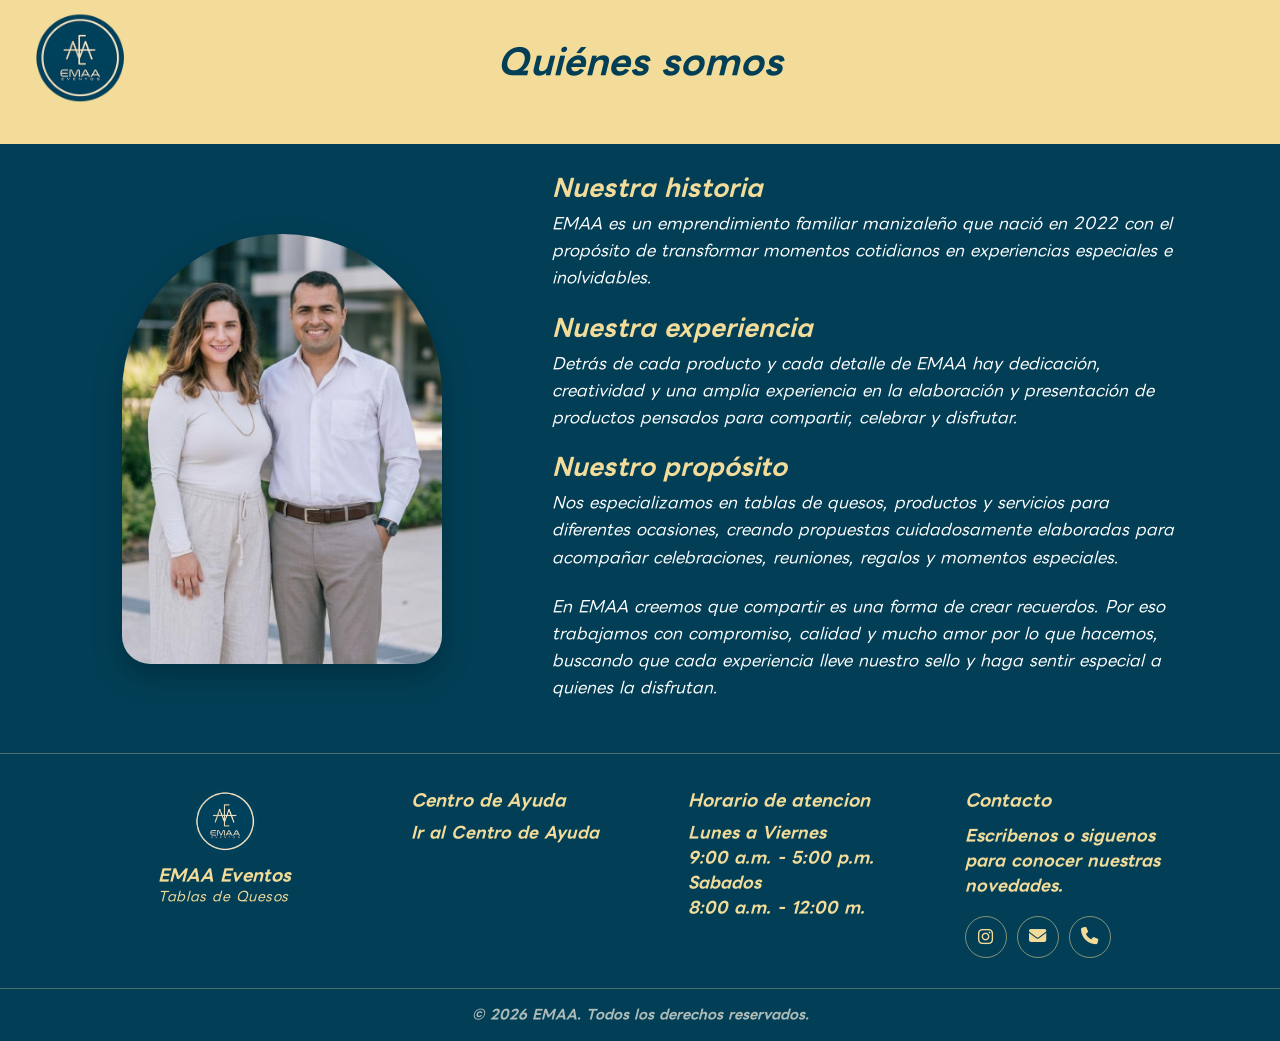
<file: Pagina web Emaa/quienes-somos.html>
<!DOCTYPE html>
<html lang="es">

<head>

    <meta charset="UTF-8">
    <meta name="viewport" content="width=device-width, initial-scale=1.0">

    <title>Quiénes somos | EMAA</title>

    <link rel="icon" type="image/png" href="imagenes/optimizadas/logo-emaa.png">
    <link rel="stylesheet" href="./CSS/base.css">
    <link rel="stylesheet" href="./CSS/header.css">
    <link rel="stylesheet" href="./CSS/footer.css">
    <link rel="stylesheet" href="./CSS/ayuda.css">
    <link rel="stylesheet" href="./CSS/responsive.css">

    <link rel="stylesheet"
        href="https://cdnjs.cloudflare.com/ajax/libs/font-awesome/6.5.0/css/all.min.css">
        

</head>

<body>

    <header class="navbar navbar-quienes" id="inicio">

        <div class="logo-contenedor">

            <a href="index.html"
               class="logo-link"
               aria-label="Ir al inicio">

                <img src="imagenes/optimizadas/logo-emaa.png"
                     class="logo-emaa"
                     alt="Logo EMAA">

            </a>

        </div>

        <div class="titulo-ayuda">

            <h2>Quiénes somos</h2>

        </div>

    </header>


    <section id="Quienes-somos" class="seccion-quienes">

    <div class="quienes-contenido">

        <!-- FOTO -->
        <div class="quienes-foto">
            <img src="imagenes/carrusel-profesional/WhatsApp Image 2026-11-17 at 9.21.23 PM.jpeg"
                 alt="Fundadora de EMAA"
                 class="foto-estefany">
        </div>

        <!-- INFORMACIÓN -->
        <div class="quienes-texto">

            <h2>Nuestra historia</h2>

            <p>
                EMAA es un emprendimiento familiar manizaleño que nació en 2022
                con el propósito de transformar momentos cotidianos en
                experiencias especiales e inolvidables.
            </p>

            <h2>Nuestra experiencia</h2>

            <p>
                Detrás de cada producto y cada detalle de EMAA hay dedicación,
                creatividad y una amplia experiencia en la elaboración y
                presentación de productos pensados para compartir, celebrar
                y disfrutar.
            </p>

            <h2>Nuestro propósito</h2>

            <p>
                Nos especializamos en tablas de quesos, productos y servicios
                para diferentes ocasiones, creando propuestas cuidadosamente
                elaboradas para acompañar celebraciones, reuniones, regalos
                y momentos especiales.
            </p>

            <p>
                En EMAA creemos que compartir es una forma de crear recuerdos.
                Por eso trabajamos con compromiso, calidad y mucho amor por lo
                que hacemos, buscando que cada experiencia lleve nuestro sello
                y haga sentir especial a quienes la disfrutan.
            </p>

        </div>

    </div>

</section>

<footer class="footer">
    <div class="footer-container">
        <div class="footer-brand">
            <a href="index.html" class="footer-logo" aria-label="Ir al inicio de EMAA">
                <img src="imagenes/optimizadas/logo-emaa.png" alt="Logo EMAA">
            </a>
            <p class="footer-brand-title">EMAA Eventos <span>Tablas de Quesos</span></p>
        </div>

        <div class="footer-col">
            <h3>Centro de Ayuda</h3>
            <ul><li><a href="ayuda.html">Ir al Centro de Ayuda</a></li></ul>
        </div>

        <div class="footer-col footer-hours">
            <h3>Horario de atencion</h3>
            <p>Lunes a Viernes</p>
            <p>9:00 a.m. - 5:00 p.m.</p>
            <p>Sabados</p>
            <p>8:00 a.m. - 12:00 m.</p>
        </div>

        <div class="footer-contact">
            <h3>Contacto</h3>
            <p>Escribenos o siguenos para conocer nuestras novedades.</p>
            <div class="social-icons" aria-label="Canales de contacto">
                <a href="https://www.instagram.com/emaa.tabladequesos/" target="_blank" rel="noopener noreferrer" aria-label="Visitar Instagram de EMAA" title="Instagram"><i class="fa-brands fa-instagram" aria-hidden="true"></i></a>
                <a href="mailto:contacto@emaa.com" aria-label="Enviar correo a EMAA" title="Correo"><i class="fa-solid fa-envelope" aria-hidden="true"></i></a>
                <a href="tel:+573246501091" aria-label="Llamar a EMAA" title="Llamar"><i class="fa-solid fa-phone" aria-hidden="true"></i></a>
            </div>
        </div>
    </div>
    <div class="footer-bottom"><p>&copy; 2026 EMAA. Todos los derechos reservados.</p></div>
</footer>

</body>
</html>
</file>
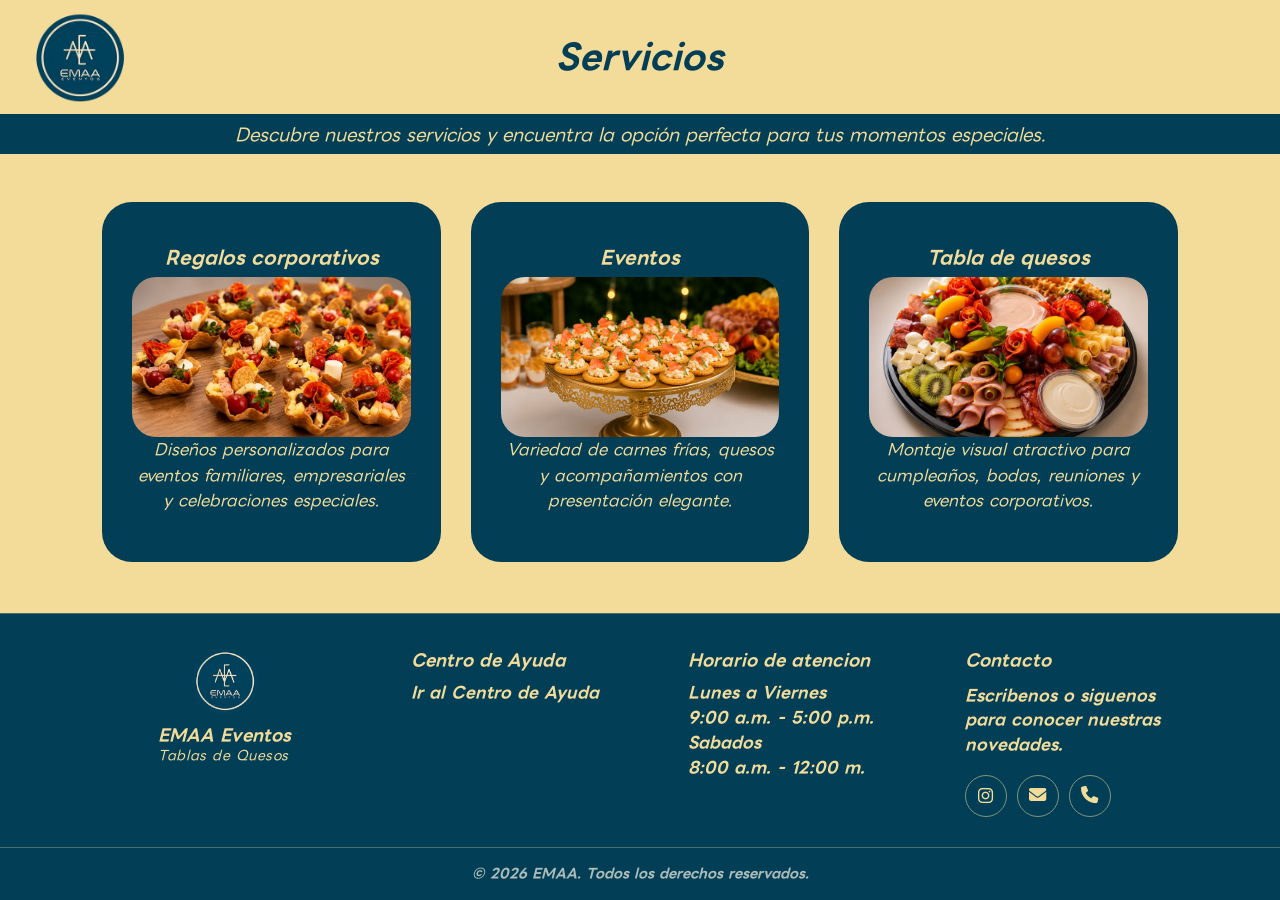
<file: Pagina web Emaa/servicios.html>
<!DOCTYPE html>
<html lang="es">

<head>

    <meta charset="UTF-8">
    <meta name="viewport" content="width=device-width, initial-scale=1.0">

    <title>Servicios | EMAA</title>

    <link rel="icon" type="image/png" href="imagenes/optimizadas/logo-emaa.png">

    <link rel="stylesheet" href="./CSS/base.css">
    <link rel="stylesheet" href="./CSS/header.css">
    <link rel="stylesheet" href="./CSS/footer.css">
    <link rel="stylesheet" href="./CSS/servicios.css">
    <link rel="stylesheet" href="./CSS/responsive.css">
    <link rel="stylesheet" href="./CSS/ayuda.css">

    <link rel="stylesheet"
        href="https://cdnjs.cloudflare.com/ajax/libs/font-awesome/6.5.0/css/all.min.css">

</head>

<body>

    <header class="navbar navbar-servicios" id="inicio">

        <div class="logo-contenedor">

            <a href="index.html"
               class="logo-link"
               aria-label="Ir al inicio">

                <img src="imagenes/optimizadas/logo-emaa.png"
                     class="logo-emaa"
                     alt="Logo EMAA">

            </a>

        </div>

        <div class="titulo-ayuda">

            <h2>Servicios</h2>

        </div>

    </header>


    <section class="hero-ayuda">

        <div class="hero-ayuda-contenido">

            <p>
                Descubre nuestros servicios y encuentra la opción
                perfecta para tus momentos especiales.
            </p>

        </div>

    </section>


    <section class="contenido-servicios">

        <div class="contenedor-servicios">

            <div class="Servicio">

                <h3>Regalos corporativos</h3>

                <img
                    src="imagenes/optimizadas/Canastas de queso.jpg"
                    alt="Canastas de queso Emaa"
                    class="img-servicio">

                <p>
                    Diseños personalizados para eventos familiares,
                    empresariales y celebraciones especiales.
                </p>

            </div>


            <div class="Servicio">

                <h3>Eventos</h3>

                <img
                    src="imagenes/optimizadas/Canapes con salmon.jpg"
                    alt="Evento Emaa"
                    class="img-servicio">

                <p>
                    Variedad de carnes frías, quesos y acompañamientos
                    con presentación elegante.
                </p>

            </div>


            <div class="Servicio">

                <h3>Tabla de quesos</h3>

                <img
                    src="imagenes/optimizadas/Tabla 2-3 personas (2).jpg"
                    alt="Tabla 2 a 3 personas Emaa"
                    class="img-servicio">

                <p>
                    Montaje visual atractivo para cumpleaños, bodas,
                    reuniones y eventos corporativos.
                </p>

            </div>

        </div>

    </section>


<footer class="footer">
    <div class="footer-container">
        <div class="footer-brand">
            <a href="index.html" class="footer-logo" aria-label="Ir al inicio de EMAA"><img src="imagenes/optimizadas/logo-emaa.png" alt="Logo EMAA"></a>
            <p class="footer-brand-title">EMAA Eventos <span>Tablas de Quesos</span></p>
        </div>
        <div class="footer-col"><h3>Centro de Ayuda</h3><ul><li><a href="ayuda.html">Ir al Centro de Ayuda</a></li></ul></div>
        <div class="footer-col footer-hours"><h3>Horario de atencion</h3><p>Lunes a Viernes</p><p>9:00 a.m. - 5:00 p.m.</p><p>Sabados</p><p>8:00 a.m. - 12:00 m.</p></div>
        <div class="footer-contact">
            <h3>Contacto</h3><p>Escribenos o siguenos para conocer nuestras novedades.</p>
            <div class="social-icons" aria-label="Canales de contacto">
                <a href="https://www.instagram.com/emaa.tabladequesos/" target="_blank" rel="noopener noreferrer" aria-label="Visitar Instagram de EMAA" title="Instagram"><i class="fa-brands fa-instagram" aria-hidden="true"></i></a>
                <a href="mailto:contacto@emaa.com" aria-label="Enviar correo a EMAA" title="Correo"><i class="fa-solid fa-envelope" aria-hidden="true"></i></a>
                <a href="tel:+573246501091" aria-label="Llamar a EMAA" title="Llamar"><i class="fa-solid fa-phone" aria-hidden="true"></i></a>
            </div>
        </div>
    </div>
    <div class="footer-bottom"><p>&copy; 2026 EMAA. Todos los derechos reservados.</p></div>
</footer>

</body>

</html>
</file>
<file: CSS/base.css>
/*==================================================
                VARIABLES
==================================================*/

:root{
    --color-primario:#023F56;
    --color-secundario:#F3DC9A;
    --color-blanco:#ffffff;
    --color-gris:#555555;
    --radio:25px;
    --sombra:0 10px 25px rgba(0,0,0,.15);
    --transicion:.30s ease;
}

/*==================================================
                    RESET
==================================================*/

*{
    margin:0;
    padding:0;
    box-sizing:border-box;
}

html{
    scroll-behavior:smooth;
}

html,
body{
    width:100%;
    overflow-x:hidden;
    font-style: italic;
}

/*==================================================
                    BODY
==================================================*/

body{
    background:var(--color-secundario);
    padding-top:140px;
    font-family:"LINE Seed JP",sans-serif;
    font-style: italic;
}

/*==================================================
                IMÁGENES
==================================================*/

img{
    max-width:100%;
    display:block;
}

/*==================================================
                ENLACES
==================================================*/

a{
    text-decoration:none;
    color:inherit;
}

/*==================================================
                BOTONES
==================================================*/

button{
    cursor:pointer;
    font-family:inherit;
    font-style: italic;
}

/*==================================================
            CLASES GENERALES
==================================================*/

.hidden{
    display:none;
}

.oculto{
    display:none;
}
</file>
<file: CSS/header.css>
/*==================================================
                HEADER - EMAA
==================================================*/

/* Barra de navegación */

.navbar {
    position: fixed;
    top: 0;
    left: 0;
    right: 0;
    z-index: 1000;
    background: #F3DC9A;
}
/* Contenedor principal */

.navbar-inner{
    max-width:1200px;
    margin:auto;
    display:flex;
    align-items:center;
    justify-content:space-between;
    gap:20px;
    padding: 10px 0px;
    flex-wrap:wrap;
}

/* Logo */

.logo-contenedor{
    display:flex;
    align-items:center;
}

.logo-emaa{
    width:110px;
    height:auto;
    display:block;
}

/*==========================
            MENÚ
==========================*/

.menu{
    flex:1;
    min-width:260px;
}

.menu-list{
    display:flex;
    justify-content:center;
    align-items:center;
    gap:18px;
    list-style:none;
    flex-wrap:wrap;
}

.menu-list li button,
.menu-list li a.dropdown {
    background: transparent;
    color: #023F56;
    padding: 8px 16px;
    border-radius: 999px;
    cursor: pointer;
    font-weight: 600;
    border: 2px solid #023F56;
    text-decoration: none;
    font-style: italic;
    display: inline-block;
}

/* Efecto al pasar el mouse */
.menu-list li button:hover,
.menu-list li a.dropdown:hover {
    background: #023F56;
    color: #F3DC9A;
}

/* Cuando se selecciona con teclado */
.menu-list li button:focus,
.menu-list li a.dropdown:focus {
    background: #023F56;
    color: #F3DC9A;
    outline: none;
}

.menu-list li button,
.menu-list li a.dropdown {
    width: 158px;
    text-align: center;
    box-sizing: border-box;
}

/*==================================================
        HEADER QUIÉNES SOMOS
==================================================*/

.navbar-quienes {
    /* Ocupa su propio espacio y no cubre el contenido al desplazarse. */
    position: relative;
    top: 0;
    left: 0;
    right: 0;
    height: 120px;
    min-height: 120px;
    padding: 0;
    box-sizing: border-box;
    z-index: 1000;
    background: #F3DC9A;
}

/* Esta página no necesita el espacio superior usado por otros encabezados. */
body:has(.navbar-quienes) {
    padding-top: 0;
}

/*==================================================
        HEADER SERVICIOS
==================================================*/

.navbar-servicios {
    position: relative;
    height: 90px;
    min-height: 90px;
    padding: 0;
}

body:has(.navbar-servicios) {
    padding-top: 0;
}

/* Productos: elimina únicamente el espacio extra bajo el encabezado. */
body:has(.navbar-productos) {
    padding-top: 100px;
}

.navbar-servicios .logo-contenedor {
    position: absolute;
    left: 25px;
    top: 5px;
}

.navbar-servicios .titulo-ayuda {
    width: 100%;
    height: 110px;
    display: flex;
    justify-content: center;
    align-items: center;
    margin: 0;
}
.navbar-quienes .logo-contenedor {
    position: absolute;
    left: 25px;
    top: 5px;
}

.navbar-quienes .titulo-ayuda {
    width: 100%;
    height: 120px;
    display: flex;
    justify-content: center;
    align-items: center;
    text-align: center;
}

/*==================================================
        SECCIÓN QUIÉNES SOMOS
==================================================*/

.seccion-quienes {
    background: #023F56;
    /* Mantiene una separación clara respecto al encabezado fijo. */
    margin-top: 24px;
    padding: 30px 8%;
    color: #F3DC9A;
}

/* Contenedor de las dos columnas */

.quienes-contenido {
    max-width: 1180px;
    margin: 0 auto;
    display: grid;
    grid-template-columns: minmax(280px, 360px) minmax(0, 1fr);
    align-items: center;
    gap: clamp(40px, 7vw, 90px);
}

/*==================================================
        FOTO ESTEFANY
==================================================*/

.quienes-foto {
    display: flex;
    justify-content: center;
    align-items: center;
}

.foto-estefany {
    width: min(320px, 100%);
    max-width: 100%;
    height: 430px;
    display: block;
    object-fit: cover;
    object-position: center;
    border-radius: 160px 160px 28px 28px;
    box-shadow: 0 12px 30px rgba(0, 0, 0, 0.25);
}

/*==================================================
        TEXTO
==================================================*/

.quienes-texto {
    text-align: left;
}

.quienes-texto h2 {
    margin: 0 0 10px;
    color: #F3DC9A;
    font-size: 1.5rem;
    font-style: italic;
}

.quienes-texto p {
    margin: 0 0 22px;
    color: #ffffff;
    font-size: 1rem;
    line-height: 1.7;
}

/* Organización de la sección en pantallas pequeñas. */
@media (max-width: 768px) {
    .seccion-quienes {
        margin-top: 20px;
        padding: 48px 24px;
    }

    .quienes-contenido {
        grid-template-columns: 1fr;
        gap: 36px;
    }

    .foto-estefany {
        width: min(290px, 100%);
        height: 390px;
    }

    .quienes-texto {
        text-align: center;
    }
}

/*==========================
        HEADER ACTIONS
==========================*/

.header-actions{
    display:flex;
    align-items:center;
    justify-content:flex-end;
    gap:12px;
    flex-wrap:wrap;
}

/*==========================
        BUSCADOR
==========================*/

.search-form{
    display:flex;
    align-items:center;
    gap:8px;
    background:#023F56;
    padding: 2px 5px;
    border-radius:999px;
    box-shadow:0 12px 30px rgba(0, 0, 0, 0.12);
}

.search-form input{
    border:none;
    background:transparent;
    color:#F3DC9A;
    padding:13px 11px;
    width:110px;
    min-width:164px;
    border-radius:999px;
    font-size:.95rem;
}

.search-form input:focus{
    outline:2px solid rgba(2,63,86,.40);
}

.search-button{
    width:32px;
    height:32px;
    border:none;
    border-radius:50%;
    background:#F3DC9A;
    color:#023F56;
    cursor:pointer;
    display:flex;
    align-items:center;
    justify-content:center;
}

.search-button:hover,
.search-button:focus {
    transform: translateY(-1px);
    filter: brightness(0.95);
    outline: none;
}

/*==========================
            ICONOS
==========================*/

.nav-icons{
    display:flex;
    align-items:center;
    justify-content:flex-end;
    gap:20px;
    margin:20px 10px;
    color:#023F56;
    font-size:30px;
}

.icon-button{
    background:transparent;
    border:none;
    color:#023F56;
    cursor:pointer;
    padding:16px;
    border-radius:16px;
    position:relative;
}

.icon-button:hover{
    background:rgba(2,63,86,.08);
}

.icon-button i{
    font-size:2rem;
}

/*==========================
        CARRITO
==========================*/

.cart-badge{
    position:absolute;
    top:2px;
    right:2px;
    min-width:20px;
    height:20px;
    border-radius:50%;
    background:#023F56;
    color:#F3DC9A;
    display:flex;
    justify-content:center;
    align-items:center;
    font-size:.75rem;
    padding:0 6px;
}

/*==========================
        FRANJA SUPERIOR
==========================*/

.yellow-bar{
    width:100%;
    background:#F3DC9A;
    padding:10px 0;
    position:absolute;
    top:0;
    left:0;
    z-index:0;
    box-shadow:0 2px 5px rgba(0,0,0,.10);
}
</file>
<file: CSS/hero.css>
/*=========================================
            HERO
=========================================*/

.hero-carrusel{
    display:flex;
    flex-wrap:wrap;
    align-items:center;
    justify-content:space-between;
    gap:40px;
    background:#023F56;
    color:#F3DC9A;
    padding: 40px 166px;
    font-family:"LINE Seed JP",sans-serif;
    font-style:italic;
}

.hero-texto{
    flex: 1 1 470px;
    max-width: 520px;
}

.hero-texto h1{
    font-size:clamp(2rem,4vw,4rem);
    line-height:1;
    margin-bottom:16px;
}

.hero-texto p{
    font-size:1.15rem;
    line-height:1.5;
    margin-bottom:22px;
}

.hero-texto button{
    background:#F3DC9A;
    color:#023F56;
    border:none;
    border-radius:25px;
    padding:12px 22px;
    cursor:pointer;
    font-weight:700;
}

/*=========================================
            CARRUSEL
=========================================*/

.carrusel{
    position:relative;
    overflow:hidden;
    width:100%;
    max-width:860px;
    aspect-ratio:4/3;
    border-radius:24px;
    background:#012d3f;
    box-shadow:0 18px 45px rgba(0,0,0,.24);
    flex:1 1 420px;
}

.carrusel-pista{
    position:relative;
    width:100%;
    height:100%;
}

.carrusel-imagen{
    position:absolute;
    inset:0;
    width:100%;
    height:100%;
    object-fit:cover;
    opacity:0;
    transform:scale(1.02);
    transition:opacity .55s ease, transform .55s ease;
}

.carrusel-imagen.activa{
    opacity:1;
    transform:scale(1);
}

.carrusel-control{
    position:absolute;
    top:50%;
    transform:translateY(-50%);
    width:44px;
    height:44px;
    border:none;
    border-radius:50%;
    background:rgba(243,220,154,.90);
    color:#023F56;
    cursor:pointer;
    display:flex;
    align-items:center;
    justify-content:center;
    box-shadow:0 10px 24px rgba(0,0,0,.22);
}

.carrusel-control:hover{
    background:#F3DC9A;
}

.carrusel-prev{
    left:16px;
}

.carrusel-next{
    right:16px;
}

.carrusel-indicadores{
    position:absolute;
    left:50%;
    bottom:16px;
    transform:translateX(-50%);
    display:flex;
    gap:8px;
    padding:8px 10px;
    border-radius:999px;
    background:rgba(2,63,86,.55);
}

.carrusel-punto{
    width:9px;
    height:9px;
    border:none;
    border-radius:50%;
    background:rgba(243,220,154,.48);
    cursor:pointer;
}

.carrusel-punto.activo{
    background:#F3DC9A;
    transform:scale(1.2);
}
</file>
<file: CSS/servicios.css>
/*==================================================
                SERVICIOS
==================================================*/

#Servicios{
    background-color:#F3DC9A;
    padding:20px;
    margin-top:-20px;
    border-top:50px solid #023F56;
}

#Servicios h2{
    color:#023F56;
    text-align:center;
    font-size:40px;
    margin-bottom:20px;
    font-weight:bold;
    font-style:italic;
}

.contenedor-servicios{
    max-width: 1100px;
    margin: 0 auto;
    display:grid;
    grid-template-columns: repeat(3, minmax(0, 1fr));
    gap:30px;
}

.hero-ayuda {
    margin-top: 24px;
    padding: 30px 24px;
}

.contenido-servicios {
    background: #F3DC9A;
    padding: 48px 8%;
}

.Servicio{
    width:100%;
    min-height: 360px;
    background:#023F56;
    color:#F3DC9A;
    padding:30px;
    border-radius:30px;
    text-align:center;
    display:flex;
    flex-direction:column;
    align-items:center;
    transition:.30s ease;
}

.Servicio:hover{
    transform:translateY(-8px);
    box-shadow:0 15px 35px rgba(0,0,0,.20);
}

.img-servicio{
    width:100%;
    height:160px;
    object-fit:cover;
    border-radius:24px;
}

.Servicio h3{
    margin-top:15px;
    margin-bottom:10px;
}

.Servicio p{
    line-height:1.6;
}

@media (max-width: 900px) {
    .contenedor-servicios {
        grid-template-columns: repeat(2, minmax(0, 1fr));
    }
}

@media (max-width: 600px) {
    .hero-ayuda {
        margin-top: 20px;
    }

    .contenido-servicios {
        padding: 32px 20px;
    }

    .contenedor-servicios {
        grid-template-columns: 1fr;
        gap: 22px;
    }
}
</file>
<file: CSS/productos.css>
/*==================================================
                PRODUCTOS
==================================================*/

#Productos{
    background:#023F56;
    padding:20px 50px 50px;
    margin-top:30px;
}

#Productos h2{
    color:#F3DC9A;
    text-align:center;
    font-size:40px;
    margin-bottom:48px;
    font-style:italic;
    font-weight:bold;
}

.contenedor-productos{
    display:flex;
    justify-content:center;
    flex-wrap:wrap;
    gap:30px;
}

.Producto{
    width:min(100%,280px);
    background:#F3DC9A;
    color:#023F56;
    border-radius:27px;
    padding:15px;
    display:flex;
    flex-direction:column;
    align-items:center;
    gap:10px;
    text-align:center;
    transition:.30s ease;
}

.Producto:hover{
    transform:translateY(-8px);
    box-shadow:0 15px 35px rgba(0,0,0,.20);
}

.img-producto{
    width:100%;
    height:152px;
    object-fit:cover;
    border-radius:15px;
}

.Producto h3{
    margin-top:10px;
}

.Producto p{
    line-height:1.5;
}

.Producto button{
    background:#023F56;
    color:#F3DC9A;
    border:none;
    border-radius:24px;
    padding:10px 18px;
    cursor:pointer;
    font-weight:700;
    transition:.30s ease;
}

.Producto button:hover{
    background:#012F42;
}
</file>
<file: CSS/cotiza.css>
/*==================================================
                COTIZA
==================================================*/

#Cotiza{
    background-color:#F3DC9A;
    color:#023F56;
    margin-top:0;
    border-top:30px solid #023F56;
    padding:1px 50px 80px;
    scroll-margin-top:160px;
}

#Cotiza h2{
    text-align:center;
    font-size:40px;
    margin-bottom:25px;
    font-style:italic;
    font-weight:bold;
}

.contenedor-cotiza{
    display:flex;
    justify-content:center;
    align-items:center;
}

.formulario-cotiza{
    background:#023F56;
    width:min(100%, 680px);
    padding:24px;
    border-radius:25px;
    display:grid;
    grid-template-columns:repeat(2, minmax(0, 1fr));
    gap:14px 16px;
    box-shadow:0 8px 25px rgba(0,0,0,.25);
}

.campo-cotiza{
    display:flex;
    flex-direction:column;
    gap:6px;
}

.formulario-cotiza label{
    color:#F3DC9A;
    font-weight:bold;
    text-align:left;
}

.formulario-cotiza input,
.formulario-cotiza textarea{
    width:100%;
    padding:10px 12px;
    border:none;
    border-radius:10px;
    outline:none;
    font-size:15px;
    resize:none;
    transition:.30s ease;
}

.formulario-cotiza input:focus,
.formulario-cotiza textarea:focus{
    box-shadow:0 0 0 3px rgba(243,220,154,.35);
}

.formulario-cotiza textarea{
    min-height:80px;
}

.campo-cotiza-amplio,
.boton-cotiza{
    grid-column:1 / -1;
}

.formulario-cotiza button{
    background:#F3DC9A;
    color:#023F56;
    border:none;
    border-radius:25px;
    padding:12px;
    font-size:16px;
    font-weight:bold;
    cursor:pointer;
    transition:.30s ease;
}

.formulario-cotiza button:hover{
    background:#ffe7a6;
    transform:translateY(-2px);
}

.formulario-cotiza button:active{
    transform:scale(.98);
}

.confirmacion-modal{
    position:fixed;
    inset:0;
    z-index:1100;
    display:flex;
    align-items:center;
    justify-content:center;
    padding:24px;
    background:rgba(0,0,0,.48);
}

.confirmacion-modal.oculto{
    display:none;
}

.confirmacion-card{
    width:min(420px,100%);
    padding:30px;
    border-radius:22px;
    background:#F3DC9A;
    color:#023F56;
    text-align:center;
    box-shadow:0 20px 45px rgba(0,0,0,.28);
}

.confirmacion-card h2{
    margin-bottom:12px;
    color:#023F56;
    font-size:1.8rem;
}

.confirmacion-card p{
    margin-bottom:22px;
    line-height:1.5;
}

.confirmacion-card button{
    border:0;
    border-radius:22px;
    padding:11px 22px;
    background:#023F56;
    color:#F3DC9A;
    font-weight:bold;
}
</file>
<file: CSS/footer.css>
/*==================================================
                    FOOTER EMAA
==================================================*/

.footer{
    background:#023F56;
    color:#F3DC9A;
    width:100%;
    margin-top:auto;
    padding: 0;
    font-style:italic;
    font-weight:bold;
    color: rgba(255, 248, 231, .68);
    border-top:1px solid rgba(243, 220, 154, .3);
}

.footer-container{
    width:min(1180px, 86%);
    margin:auto;
    display:grid;
    grid-template-columns:1.2fr repeat(3, 1fr);
    gap:clamp(28px, 4vw, 56px);
    padding:28px 0 30px;
    align-items:start;
}

.footer-brand,
.footer-col,
.footer-contact{
    min-width:0;
}

.footer-brand {
    display: flex;
    flex-direction: column;
    align-items: center;
}

.footer-logo{
    display:inline-flex;
    width:82px;
    margin-bottom:0;
    line-height:0;
}

.footer-logo img{
    width:100%;
    height:auto;
    object-fit:contain;
}

.footer-brand-title{
    margin:0;
    color:#F3DC9A;
    font-size:1.05rem;
    font-weight:700;
    line-height:1.35;
}

.footer-brand-title span{
    display:block;
    color:#F3DC9A;
    font-size:.84rem;
    font-weight:500;
    letter-spacing:.04em;
}

.footer-col h3,
.footer-contact h3{
    color:#F3DC9A;
    font-size:1.05rem;
    margin:8px 0 14px;
}

.footer-col ul{
    list-style:none;
    padding:0;
    color:#F3DC9A;
}

.footer-col li + li{ margin-top:10px; }

.footer-col a,
.footer-contact a,
.footer-contact > span{
    color:#F3DC9A

}

.footer-col a:hover,
.footer-contact a:hover{
    color:#F3DC9A;
}

.footer-contact p{
    max-width:250px;
    color:#F3DC9A;
    line-height:1.55;
}

.footer .footer-hours p{
    color:#F3DC9A !important;
}

.footer-col a i{ margin-left:6px; font-size:.76rem; }

.footer-hours p + p{ margin-top:7px; }
.footer-hours strong{ color:#F3DC9A; }

.social-icons{
    display:flex;
    gap:10px;
    margin-top:18px;
}

.social-icons a{
    width:42px;
    height:42px;
    display:grid;
    place-items:center;
    border:1px solid rgba(243, 220, 154, .52);
    border-radius:50%;
    color:#F3DC9A;
    font-size:1.08rem;
    transition:background .25s ease, color .25s ease, transform .25s ease;
}

.social-icons a:hover,
.social-icons a:focus-visible{
    background:#F3DC9A;
    color:#023F56;
    transform:translateY(-4px);
    outline:none;
}

.footer-bottom{
    width:100%;
    margin:0;
    padding:17px 7% 20px;
    border-top:1px solid rgba(243, 220, 154, .3);
    color:rgba(255, 248, 231, .68);
    text-align:center;
    font-size:.84rem;
}

/* Mantiene el footer al final en páginas cortas, sin cubrir el contenido. */
body:has(.footer){
    min-height:100vh;
    display:flex;
    flex-direction:column;
}

/*==========================
        BOTON WHATSAPP
==========================*/

.whatsapp-float{
    position:fixed;
    bottom:20px;
    right:20px;
    z-index:1100;
}

.whatsapp-float img{ width:100px; }

@media (max-width:900px){
    .footer-container{ grid-template-columns:repeat(2, minmax(0, 1fr)); }
}

@media (max-width:560px){
    .footer{ padding:42px 22px 0; }
    .footer-container{ grid-template-columns:1fr; gap:28px; }
}
</file>
<file: CSS/login.css>
/*==================================================
                    LOGIN Y REGISTRO
==================================================*/

/* Fondo del modal */

.login-modal{
    position:fixed;
    inset:0;
    background:rgba(0,0,0,.48);
    display:flex;
    justify-content:center;
    align-items:center;
    padding:24px;
    z-index:2000;
    overflow-y:auto;
}

.login-modal.hidden{
    display:none;
}

/* Tarjeta */

.login-card{
    width:min(420px,100%);
    background:#F3DC9A;
    color:#023F56;
    padding:10px 10px;
    border-radius:24px;
    position:relative;
    display:flex;
    flex-direction:column;
    gap:10px;
    box-shadow:0 20px 40px rgba(0,0,0,.25);
    margin:auto;
    max-height:calc(100dvh - 48px);
    overflow-y:auto;
}

/* Título */

.login-card h2{
    font-size:1.8rem;
    margin-bottom:5px;
}

/* Etiquetas */

.login-card label{
    font-weight:bold;
}

/* Inputs */

.login-card input{
    width:100%;
    padding: 6px 25px;
    border-radius:14px;
    border:1px solid rgba(2,63,86,.25);
    font-size:15px;
}

/* Contenedor contraseña */

.password-container{
    position:relative;
}

.password-container input{
    padding-right:48px;
}

/* Ojo */

.eye-icon{
    position:absolute;
    right:8px;
    top:50%;
    transform:translateY(-50%);
    width: 25px;
    height: 25px;
    display:flex;
    justify-content:center;
    align-items:center;
    border:none;
    background:transparent;
    color:#023F56;
    cursor:pointer;
}

/* Botones */

.login-card button{
    background:#023F56;
    color:#F3DC9A;
    border:none;
    border-radius:14px;
    padding:5px;
    cursor:pointer;
    font-weight:bold;
    transition:.30s;
}

.login-card button:hover{
    background:#03506d;
}

/* Botón cerrar */

.close-login{
    position:absolute;
    top:12px;
    right:12px;
    background:none;
    border:none;
    color:#023F56;
    font-size:26px;
    cursor:pointer;
}

/* Paneles */

.form-panel{
    display:flex;
    flex-direction:column;
    gap:5px;
    text-decoration: none;
}

.form-panel.hidden{
    display:none;
}

/* Enlaces */

.modal-links{
    display:flex;
    flex-direction:column;
    gap:8px;
    margin-top:8px;
    text-align:center;
}

.text-button{
    background:none;
    border:none;
    color:#023F56;
    cursor:pointer;
    text-decoration:underline;
    font-size:.95rem;
    padding:0;
    text-decoration: none;
}

.text-button:hover{
    color:#046487;
}

.text-button.hidden {
    display: none;
}
</file>
<file: CSS/carrito.css>
/*==================================================
                    CARRITO
==================================================*/

/* Resumen del carrito */

.cart-summary{
    max-width:680px;
    margin:16px auto;
    padding:22px 20px;
    background:rgba(243,220,154,.98);
    color:#023F56;
    border-radius:24px;
    box-shadow:0 16px 40px rgba(0,0,0,.15);
    text-align:left;
    font-weight:700;
}

.cart-summary.hidden{
    display:none;
}

.cart-summary h2{
    text-align:center;
    margin-bottom:15px;
    font-size:1.6rem;
}

/* Información */

.cart-info-row{
    display:flex;
    justify-content:space-between;
    gap:10px;
    margin:6px 0;
}

/* Acciones */

.cart-actions{
    display:flex;
    justify-content:center;
    gap:12px;
    flex-wrap:wrap;
    margin-top:18px;
}

.cart-actions button{
    background:#023F56;
    color:#F3DC9A;
    border:none;
    border-radius:18px;
    padding:10px 18px;
    cursor:pointer;
    font-weight:bold;
    transition:.30s;
}

.cart-actions button:hover{
    background:#03506d;
}

/* Productos */

.cart-item{
    display:flex;
    justify-content:space-between;
    align-items:center;
    gap:15px;
    padding:15px 0;
    border-bottom:1px solid rgba(2,63,86,.15);
}

.cart-item-main{
    flex:1;
    display:flex;
    flex-direction:column;
    gap:8px;
}

.cart-item-name{
    font-weight:bold;
}

/* Controles */

.cart-item-controls{
    display:flex;
    align-items:center;
    gap:8px;
    flex-wrap:wrap;
}

/* Cantidad */

.qty-button{
    width:36px;
    height:36px;
    border-radius:12px;
    border:1px solid rgba(2,63,86,.30);
    background:#fff;
    color:#023F56;
    font-weight:bold;
    cursor:pointer;
    transition:.30s;
}

.qty-button:hover{
    background:#023F56;
    color:#F3DC9A;
}

.qty-value{
    min-width:30px;
    text-align:center;
    font-weight:bold;
}

/* Eliminar */

.remove-item{
    background:none;
    border:none;
    color:#A50000;
    cursor:pointer;
    text-decoration:underline;
}

.remove-item:hover{
    color:#D10000;
}

/* Precio */

.precio{
    font-size:18px;
    font-weight:bold;
}

/*==================================================
                PÁGINA DEL CARRITO
==================================================*/

.carrito-header{
    display:flex;
    align-items:center;
    justify-content:space-between;
    padding:20px 6%;
    min-height:120px;
}


/* TÍTULO DEL HEADER */

.titulo-carrito{
    text-align:center;
    color:#023F56;
}

.titulo-carrito h2{
    margin:0;
    font-size:2rem;
    font-style:italic;
}

.titulo-carrito p{
    margin:5px 0 0;
    font-size:.95rem;
    font-style:italic;
}


/* BOTÓN SEGUIR COMPRANDO */

.volver-productos-header{
    display:inline-flex;
    align-items:center;
    gap:8px;

    padding:10px 18px;

    border:2px solid #023F56;
    border-radius:999px;

    color:#023F56;
    background:#F3DC9A;

    text-decoration:none;
    font-weight:600;
    font-style:italic;

    transition:.3s;
}

.volver-productos-header:hover{
    background:#023F56;
    color:#F3DC9A;
}


/* CONTENIDO */

.carrito-pagina{
    min-height:calc(100vh - 120px);

    background:#023F56;

    padding:55px 20px 80px;
}


/* TÍTULO */

.carrito-titulo{
    max-width:900px;
    margin:0 auto 35px;

    display:flex;
    align-items:center;
    gap:20px;

    color:#F3DC9A;
}

.carrito-icono{
    width:65px;
    height:65px;

    display:flex;
    align-items:center;
    justify-content:center;

    border-radius:50%;

    background:#F3DC9A;
    color:#023F56;

    font-size:1.6rem;
}

.carrito-titulo h1{
    margin:0;
    font-size:2.3rem;
    font-style:italic;
}

.carrito-titulo p{
    margin:6px 0 0;
    font-style:italic;
}


/* TARJETA DEL CARRITO */

.cart-summary{
    max-width:900px;
    margin:0 auto;

    background:#F3DC9A;

    padding:30px;

    border-radius:25px;

    box-shadow:0 15px 35px rgba(0,0,0,.20);
}


/* PRODUCTOS */

#cartItemsList{
    margin-bottom:25px;
}

.cart-item{
    display:flex;
    justify-content:space-between;
    align-items:center;

    padding:18px 0;

    border-bottom:1px solid rgba(2,63,86,.20);

    color:#023F56;
}

.cart-item-name{
    font-weight:bold;
    font-size:1.05rem;
}

.cart-item-controls{
    display:flex;
    align-items:center;
    gap:8px;
}


/* INFORMACIÓN */

.cart-info-row{
    display:flex;
    justify-content:space-between;

    padding:8px 0;

    color:#023F56;

    font-size:1.05rem;
}


/* TOTAL */

.cart-info-row:nth-last-of-type(2){
    font-size:1.25rem;
}


/* BOTONES */

.cart-actions{
    display:flex;
    justify-content:center;
    gap:15px;

    margin-top:25px;
}

.cart-actions button{
    border:none;

    padding:12px 22px;

    border-radius:999px;

    background:#023F56;
    color:#F3DC9A;

    font-weight:bold;
    font-style:italic;

    cursor:pointer;

    transition:.3s;
}

.cart-actions button:hover{
    background:#03506d;

    transform:translateY(-2px);
}


/* BOTONES DE CANTIDAD */

.qty-button{
    width:30px;
    height:30px;

    border:none;
    border-radius:50%;

    background:#023F56;
    color:#F3DC9A;

    cursor:pointer;
}

.qty-value{
    min-width:25px;
    text-align:center;
    font-weight:bold;
}

.remove-item{
    border:none;
    background:transparent;
    color:#8b0000;
    cursor:pointer;
    font-weight:bold;
}


/* CARRITO VACÍO */

#cartItemsList p{
    text-align:center;

    color:#023F56;

    font-size:1.1rem;

    padding:25px;
}

/*==================================================
                PRODUCTOS DEL CARRITO
==================================================*/

#cartItemsList{
    display:flex;
    flex-direction:column;
    gap:15px;
    margin-bottom:25px;
}


/* Tarjeta del producto */

.cart-item{

    display:flex;
    align-items:center;
    justify-content:space-between;

    background:#ffffff;

    border-radius:18px;

    padding:18px 22px;

    box-shadow:0 6px 18px rgba(0,0,0,.12);

    color:#023F56;

    gap:20px;

}


/* Nombre */

.cart-item-name{

    font-size:1.15rem;

    font-weight:bold;

    margin-bottom:6px;

}


/* Precio */

.cart-item-price{

    font-size:.95rem;

    margin-bottom:10px;

}


/* Controles */

.cart-item-controls{

    display:flex;

    align-items:center;

    gap:8px;

}


/* Botones + y - */

.qty-button{

    width:32px;

    height:32px;

    border:none;

    border-radius:50%;

    background:#023F56;

    color:#F3DC9A;

    cursor:pointer;

    font-size:18px;

    font-weight:bold;

}


.qty-button:hover{

    background:#046487;

}


/* Cantidad */

.qty-value{

    min-width:25px;

    text-align:center;

    font-weight:bold;

}


/* Eliminar */

.remove-item{

    border:none;

    background:transparent;

    color:#b33a3a;

    cursor:pointer;

    margin-left:10px;

    font-weight:bold;

}


.remove-item:hover{

    color:#7d2020;

}


/* Subtotal */

.cart-item-subtotal{

    font-size:1.2rem;

    white-space:nowrap;

}


/* Carrito vacío */

.carrito-vacio{

    text-align:center;

    padding:30px;

    background:#ffffff;

    border-radius:18px;

    color:#023F56;

}


.carrito-vacio i{

    font-size:40px;

    margin-bottom:10px;

}


.carrito-vacio h3{

    margin:8px 0;

}


.carrito-vacio p{

    margin-bottom:18px;

}


.carrito-vacio a{

    display:inline-block;

    padding:10px 20px;

    border-radius:20px;

    background:#023F56;

    color:#F3DC9A;

    text-decoration:none;

    font-weight:bold;

}
</file>
<file: CSS/ayuda.css>
/*==================================================
                CENTRO DE AYUDA
==================================================*/

.titulo-ayuda{
    text-align:center;
    font-size:30px;
    margin-bottom:30px;
    color:#023F56;
    font-style:italic;
    font-weight:bold;
}

.titulo-ayuda h2{
    font-size:35px;
    margin-bottom:0;
    color:#023F56;
}

.hero-ayuda{
    background:#023F56;
    color:#F3DC9A;
    text-align:center;
    padding:10px 7px;
    font-style:italic;
}

.hero-ayuda h1{
    font-size:45px;
    margin-bottom:20px;
}

.hero-ayuda p{
    font-size:18px;
    align-items:center;
}

.categorias-ayuda{
    display:grid;
    grid-template-columns:repeat(auto-fit,minmax(250px,1fr));
    gap:20px;
    padding:50px;
    background:#F3DC9A;
    align-items:center;
}

.categoria{
    background:#F3DC9A;
    border:3px solid #023F56;
    border-radius:20px;
    padding:20px;
    text-align:center;
    cursor:pointer;
    transition:.3s;
    box-shadow:0 8px 20px rgba(2,63,86,.12);
}

.categoria:hover{
    transform:translateY(-8px);
}

.categoria i{
    font-size:45px;
    color:#023F56;
    margin-bottom:20px;
}

.categoria h3{
    color:#023F56;
    margin-bottom:5px;
}

.categoria p{
    color:#023F56;
    line-height:1.6;
}

.faq{
    margin-top:20px;
}

.pregunta{
    width:100%;
    background:#F3DC9A;
    border:2px solid #F3DC9A;
    border-radius:12px;
    padding:7px;
    margin-top:12px;
    color:#023F56;
    cursor:pointer;
    transition:.3s;
    font-size: unset;
}

.pregunta:hover{
    border-color:#023F56;
}

.respuesta{
    display:none;
    padding:10px 0;
    color:#023F56;
    line-height:1.6;
}

.respuesta.mostrar{
    display:block;
}

.contenido-ayuda{
    width:85%;
    max-width:1000px;
    margin:0 auto 60px;
    background:#023F56;
    color:#F3DC9A;
    border-radius:18px;
    padding:50px;
    box-shadow:0 10px 35px rgba(0,0,0,.08);
    display:none;
}

.contenido-ayuda h2{
    color:#F3DC9A;
    text-align:center;
}

.contenido-ayuda .pregunta{
    background:#023F56;
    border-color:#F3DC9A;
    color:#F3DC9A;
}

.contenido-ayuda .pregunta:hover{
    border-color:#ffffff;
}

.contenido-ayuda .respuesta{
    color:#F3DC9A;
}
</file>
<file: CSS/responsive.css>
@import url('https://fonts.googleapis.com/css2?family=Bitcount+Prop+Double+Ink:wght@100..900&family=Dancing+Script:wght@400..700&family=LINE+Seed+JP&family=Montserrat:ital,wght@0,100..900;1,100..900&family=Poppins:ital,wght@0,100;0,200;0,300;0,400;0,500;0,600;0,700;0,800;0,900;1,100;1,200;1,300;1,400;1,500;1,600;1,700;1,800;1,900&family=Roboto+Slab:wght@100..900&display=swap');

@media (max-width: 620px) {
    .navbar-inner {
        flex-direction: column;
        align-items: stretch;
    }

    .menu-list {
        flex-wrap: wrap;
        justify-content: center;
    }

    .header-actions {
        justify-content: center;
        width: 100%;
    }
}

@media (max-width: 860px) {
    .navbar-inner {
        justify-content: center;
        padding: 14px 18px;
    }

    .menu {
        width: 100%;
    }

    .menu-list {
        justify-content: center;
        gap: 12px;
    }

    .search-form {
        width: 100%;
        max-width: 420px;
    }

    .search-form input {
        width: 100%;
    }
}

@media screen and (max-width: 768px){

    .navbar-quienes,
    .navbar-servicios {
        height:auto;
        min-height:0;
        display:flex;
        flex-direction:column;
        align-items:center;
        padding:16px 12px;
    }

    .navbar-quienes .logo-contenedor,
    .navbar-servicios .logo-contenedor {
        position:static;
        margin:0 0 12px;
    }

    .navbar-quienes .titulo-ayuda,
    .navbar-servicios .titulo-ayuda {
        width:auto;
        height:auto;
        margin:0;
    }

    .titulo-ayuda h2 {
        font-size:clamp(2rem, 9vw, 2.5rem);
        line-height:1.1;
    }

    .navbar{
        position:relative;
        top:auto;
        left:auto;
        right:auto;
        flex-direction: column;
        align-items: stretch;
        padding: 14px 12px;
    }

    body:has(.navbar){
        padding-top:0;
    }

    .logo-contenedor{
        display: flex;
        flex-direction: column;
        align-items: center;
        gap: 8px;
        margin-bottom: 12px;
    }

    .logo-emaa{
        width: 72px;
        height: auto;
    }
    .menu{
        width: 100%;
        position: static;
        right: 0;
        top: 0;
        padding: 14px 12px;
        margin: 0;
        border-radius: 22px;
        background: rgba(243, 220, 154, 0.92);
    }

    .logo-contenedor .logo{
        margin:0;
        font-size:1.05rem;
        line-height:1;
        text-align: left;
    }

    .menu ul{
        display: flex;
        flex-direction: column;
        align-items: stretch;
        gap: 12px;
        margin-top: 10px;
        width: 100%;
    }

    .menu li{
        font-size: 16px;
        justify-content: center;
        text-align: center;
    }

    .nav-icons{
        margin-top: 15px;
        justify-content: center;
        flex-wrap: wrap;
        gap: 14px;
    }

    .cart-summary,
    .login-card {
        width: min(100%, 420px);
    }

    .login-modal {
        align-items:flex-start;
        padding:16px;
    }

    .login-card {
        max-height:calc(100dvh - 32px);
        margin:auto;
    }

    #Productos,
    #Servicios,
    #Cotiza,
    #ComoComprar,
    #PreguntasFrecuentes,
    #HorarioDeAtencion,
    #Quienes-somos {
        padding: 20px 16px;
    }

    .hero-carrusel {
        grid-template-columns: 1fr;
        gap: 22px;
        padding: 28px 16px;
        text-align: center;
    }

    .hero-texto {
        max-width: none;
    }

    .carrusel {
        width: 100%;
        aspect-ratio: 3 / 4;
        border-radius: 18px;
    }

    .carrusel-control {
        width: 38px;
        height: 38px;
    }

    .whatsapp-float {
        bottom:16px;
        right:16px;
    }

    .whatsapp-float img {
        width:72px;
    }

    .contenedor-productos {
        gap: 18px;
    }

    .Producto {
        width: 100%;
    }

    .formulario-cotiza {
        width: 100%;
        grid-template-columns: 1fr;
    }

    .campo-cotiza-amplio,
    .boton-cotiza {
        grid-column: auto;
    }
}
</file>
<file: Pagina web Emaa/CSS/base.css>
/*==================================================
                VARIABLES
==================================================*/

:root{
    --color-primario:#023F56;
    --color-secundario:#F3DC9A;
    --color-blanco:#ffffff;
    --color-gris:#555555;
    --radio:25px;
    --sombra:0 10px 25px rgba(0,0,0,.15);
    --transicion:.30s ease;
}

/*==================================================
                    RESET
==================================================*/

*{
    margin:0;
    padding:0;
    box-sizing:border-box;
}

html{
    scroll-behavior:smooth;
}

html,
body{
    width:100%;
    overflow-x:hidden;
    font-style: italic;
}

/*==================================================
                    BODY
==================================================*/

body{
    background:var(--color-secundario);
    padding-top:140px;
    font-family:"LINE Seed JP",sans-serif;
    font-style: italic;
}

/*==================================================
                IMÁGENES
==================================================*/

img{
    max-width:100%;
    display:block;
}

/*==================================================
                ENLACES
==================================================*/

a{
    text-decoration:none;
    color:inherit;
}

/*==================================================
                BOTONES
==================================================*/

button{
    cursor:pointer;
    font-family:inherit;
    font-style: italic;
}

/*==================================================
            CLASES GENERALES
==================================================*/

.hidden{
    display:none;
}

.oculto{
    display:none;
}
</file>
<file: Pagina web Emaa/CSS/header.css>
/*==================================================
                HEADER - EMAA
==================================================*/

/* Barra de navegación */

.navbar {
    position: fixed;
    top: 0;
    left: 0;
    right: 0;
    z-index: 1000;
    background: #F3DC9A;
}
/* Contenedor principal */

.navbar-inner{
    max-width:1200px;
    margin:auto;
    display:flex;
    align-items:center;
    justify-content:space-between;
    gap:20px;
    padding: 10px 0px;
    flex-wrap:wrap;
}

/* Logo */

.logo-contenedor{
    display:flex;
    align-items:center;
}

.logo-emaa{
    width:110px;
    height:auto;
    display:block;
}

/*==========================
            MENÚ
==========================*/

.menu{
    flex:1;
    min-width:260px;
}

.menu-list{
    display:flex;
    justify-content:center;
    align-items:center;
    gap:18px;
    list-style:none;
    flex-wrap:wrap;
}

.menu-list li button,
.menu-list li a.dropdown {
    background: transparent;
    color: #023F56;
    padding: 8px 16px;
    border-radius: 999px;
    cursor: pointer;
    font-weight: 600;
    border: 2px solid #023F56;
    text-decoration: none;
    font-style: italic;
    display: inline-block;
}

/* Efecto al pasar el mouse */
.menu-list li button:hover,
.menu-list li a.dropdown:hover {
    background: #023F56;
    color: #F3DC9A;
}

/* Cuando se selecciona con teclado */
.menu-list li button:focus,
.menu-list li a.dropdown:focus {
    background: #023F56;
    color: #F3DC9A;
    outline: none;
}

.menu-list li button,
.menu-list li a.dropdown {
    width: 158px;
    text-align: center;
    box-sizing: border-box;
}

/*==================================================
        HEADER QUIÉNES SOMOS
==================================================*/

.navbar-quienes {
    /* Ocupa su propio espacio y no cubre el contenido al desplazarse. */
    position: relative;
    top: 0;
    left: 0;
    right: 0;
    height: 120px;
    min-height: 120px;
    padding: 0;
    box-sizing: border-box;
    z-index: 1000;
    background: #F3DC9A;
}

/* Esta página no necesita el espacio superior usado por otros encabezados. */
body:has(.navbar-quienes) {
    padding-top: 0;
}

/*==================================================
        HEADER SERVICIOS
==================================================*/

.navbar-servicios {
    position: relative;
    height: 90px;
    min-height: 90px;
    padding: 0;
}

body:has(.navbar-servicios) {
    padding-top: 0;
}

/* Productos: elimina únicamente el espacio extra bajo el encabezado. */
body:has(.navbar-productos) {
    padding-top: 100px;
}

.navbar-servicios .logo-contenedor {
    position: absolute;
    left: 25px;
    top: 5px;
}

.navbar-servicios .titulo-ayuda {
    width: 100%;
    height: 110px;
    display: flex;
    justify-content: center;
    align-items: center;
    margin: 0;
}
.navbar-quienes .logo-contenedor {
    position: absolute;
    left: 25px;
    top: 5px;
}

.navbar-quienes .titulo-ayuda {
    width: 100%;
    height: 120px;
    display: flex;
    justify-content: center;
    align-items: center;
    text-align: center;
}

/*==================================================
        SECCIÓN QUIÉNES SOMOS
==================================================*/

.seccion-quienes {
    background: #023F56;
    /* Mantiene una separación clara respecto al encabezado fijo. */
    margin-top: 24px;
    padding: 30px 8%;
    color: #F3DC9A;
}

/* Contenedor de las dos columnas */

.quienes-contenido {
    max-width: 1180px;
    margin: 0 auto;
    display: grid;
    grid-template-columns: minmax(280px, 360px) minmax(0, 1fr);
    align-items: center;
    gap: clamp(40px, 7vw, 90px);
}

/*==================================================
        FOTO ESTEFANY
==================================================*/

.quienes-foto {
    display: flex;
    justify-content: center;
    align-items: center;
}

.foto-estefany {
    width: min(320px, 100%);
    max-width: 100%;
    height: 430px;
    display: block;
    object-fit: cover;
    object-position: center;
    border-radius: 160px 160px 28px 28px;
    box-shadow: 0 12px 30px rgba(0, 0, 0, 0.25);
}

/*==================================================
        TEXTO
==================================================*/

.quienes-texto {
    text-align: left;
}

.quienes-texto h2 {
    margin: 0 0 10px;
    color: #F3DC9A;
    font-size: 1.5rem;
    font-style: italic;
}

.quienes-texto p {
    margin: 0 0 22px;
    color: #ffffff;
    font-size: 1rem;
    line-height: 1.7;
}

/* Organización de la sección en pantallas pequeñas. */
@media (max-width: 768px) {
    .seccion-quienes {
        margin-top: 20px;
        padding: 48px 24px;
    }

    .quienes-contenido {
        grid-template-columns: 1fr;
        gap: 36px;
    }

    .foto-estefany {
        width: min(290px, 100%);
        height: 390px;
    }

    .quienes-texto {
        text-align: center;
    }
}

/*==========================
        HEADER ACTIONS
==========================*/

.header-actions{
    display:flex;
    align-items:center;
    justify-content:flex-end;
    gap:12px;
    flex-wrap:wrap;
}

/*==========================
        BUSCADOR
==========================*/

.search-form{
    display:flex;
    align-items:center;
    gap:8px;
    background:#023F56;
    padding: 2px 5px;
    border-radius:999px;
    box-shadow:0 12px 30px rgba(0, 0, 0, 0.12);
}

.search-form input{
    border:none;
    background:transparent;
    color:#F3DC9A;
    padding:13px 11px;
    width:110px;
    min-width:164px;
    border-radius:999px;
    font-size:.95rem;
}

.search-form input:focus{
    outline:2px solid rgba(2,63,86,.40);
}

.search-button{
    width:32px;
    height:32px;
    border:none;
    border-radius:50%;
    background:#F3DC9A;
    color:#023F56;
    cursor:pointer;
    display:flex;
    align-items:center;
    justify-content:center;
}

.search-button:hover,
.search-button:focus {
    transform: translateY(-1px);
    filter: brightness(0.95);
    outline: none;
}

/*==========================
            ICONOS
==========================*/

.nav-icons{
    display:flex;
    align-items:center;
    justify-content:flex-end;
    gap:20px;
    margin:20px 10px;
    color:#023F56;
    font-size:30px;
}

.icon-button{
    background:transparent;
    border:none;
    color:#023F56;
    cursor:pointer;
    padding:16px;
    border-radius:16px;
    position:relative;
}

.icon-button:hover{
    background:rgba(2,63,86,.08);
}

.icon-button i{
    font-size:2rem;
}

/*==========================
        CARRITO
==========================*/

.cart-badge{
    position:absolute;
    top:2px;
    right:2px;
    min-width:20px;
    height:20px;
    border-radius:50%;
    background:#023F56;
    color:#F3DC9A;
    display:flex;
    justify-content:center;
    align-items:center;
    font-size:.75rem;
    padding:0 6px;
}

/*==========================
        FRANJA SUPERIOR
==========================*/

.yellow-bar{
    width:100%;
    background:#F3DC9A;
    padding:10px 0;
    position:absolute;
    top:0;
    left:0;
    z-index:0;
    box-shadow:0 2px 5px rgba(0,0,0,.10);
}
</file>
<file: Pagina web Emaa/CSS/hero.css>
/*=========================================
            HERO
=========================================*/

.hero-carrusel{
    display:flex;
    flex-wrap:wrap;
    align-items:center;
    justify-content:space-between;
    gap:40px;
    background:#023F56;
    color:#F3DC9A;
    padding: 40px 166px;
    font-family:"LINE Seed JP",sans-serif;
    font-style:italic;
}

.hero-texto{
    flex: 1 1 470px;
    max-width: 520px;
}

.hero-texto h1{
    font-size:clamp(2rem,4vw,4rem);
    line-height:1;
    margin-bottom:16px;
}

.hero-texto p{
    font-size:1.15rem;
    line-height:1.5;
    margin-bottom:22px;
}

.hero-texto button{
    background:#F3DC9A;
    color:#023F56;
    border:none;
    border-radius:25px;
    padding:12px 22px;
    cursor:pointer;
    font-weight:700;
}

/*=========================================
            CARRUSEL
=========================================*/

.carrusel{
    position:relative;
    overflow:hidden;
    width:100%;
    max-width:860px;
    aspect-ratio:4/3;
    border-radius:24px;
    background:#012d3f;
    box-shadow:0 18px 45px rgba(0,0,0,.24);
    flex:1 1 420px;
}

.carrusel-pista{
    position:relative;
    width:100%;
    height:100%;
}

.carrusel-imagen{
    position:absolute;
    inset:0;
    width:100%;
    height:100%;
    object-fit:cover;
    opacity:0;
    transform:scale(1.02);
    transition:opacity .55s ease, transform .55s ease;
}

.carrusel-imagen.activa{
    opacity:1;
    transform:scale(1);
}

.carrusel-control{
    position:absolute;
    top:50%;
    transform:translateY(-50%);
    width:44px;
    height:44px;
    border:none;
    border-radius:50%;
    background:rgba(243,220,154,.90);
    color:#023F56;
    cursor:pointer;
    display:flex;
    align-items:center;
    justify-content:center;
    box-shadow:0 10px 24px rgba(0,0,0,.22);
}

.carrusel-control:hover{
    background:#F3DC9A;
}

.carrusel-prev{
    left:16px;
}

.carrusel-next{
    right:16px;
}

.carrusel-indicadores{
    position:absolute;
    left:50%;
    bottom:16px;
    transform:translateX(-50%);
    display:flex;
    gap:8px;
    padding:8px 10px;
    border-radius:999px;
    background:rgba(2,63,86,.55);
}

.carrusel-punto{
    width:9px;
    height:9px;
    border:none;
    border-radius:50%;
    background:rgba(243,220,154,.48);
    cursor:pointer;
}

.carrusel-punto.activo{
    background:#F3DC9A;
    transform:scale(1.2);
}
</file>
<file: Pagina web Emaa/CSS/servicios.css>
/*==================================================
                SERVICIOS
==================================================*/

#Servicios{
    background-color:#F3DC9A;
    padding:20px;
    margin-top:-20px;
    border-top:50px solid #023F56;
}

#Servicios h2{
    color:#023F56;
    text-align:center;
    font-size:40px;
    margin-bottom:20px;
    font-weight:bold;
    font-style:italic;
}

.contenedor-servicios{
    max-width: 1100px;
    margin: 0 auto;
    display:grid;
    grid-template-columns: repeat(3, minmax(0, 1fr));
    gap:30px;
}

.hero-ayuda {
    margin-top: 24px;
    padding: 30px 24px;
}

.contenido-servicios {
    background: #F3DC9A;
    padding: 48px 8%;
}

.Servicio{
    width:100%;
    min-height: 360px;
    background:#023F56;
    color:#F3DC9A;
    padding:30px;
    border-radius:30px;
    text-align:center;
    display:flex;
    flex-direction:column;
    align-items:center;
    transition:.30s ease;
}

.Servicio:hover{
    transform:translateY(-8px);
    box-shadow:0 15px 35px rgba(0,0,0,.20);
}

.img-servicio{
    width:100%;
    height:160px;
    object-fit:cover;
    border-radius:24px;
}

.Servicio h3{
    margin-top:15px;
    margin-bottom:10px;
}

.Servicio p{
    line-height:1.6;
}

@media (max-width: 900px) {
    .contenedor-servicios {
        grid-template-columns: repeat(2, minmax(0, 1fr));
    }
}

@media (max-width: 600px) {
    .hero-ayuda {
        margin-top: 20px;
    }

    .contenido-servicios {
        padding: 32px 20px;
    }

    .contenedor-servicios {
        grid-template-columns: 1fr;
        gap: 22px;
    }
}
</file>
<file: Pagina web Emaa/CSS/productos.css>
/*==================================================
                PRODUCTOS
==================================================*/

#Productos{
    background:#023F56;
    padding:20px 50px 50px;
    margin-top:30px;
}

#Productos h2{
    color:#F3DC9A;
    text-align:center;
    font-size:40px;
    margin-bottom:48px;
    font-style:italic;
    font-weight:bold;
}

.contenedor-productos{
    display:flex;
    justify-content:center;
    flex-wrap:wrap;
    gap:30px;
}

.Producto{
    width:min(100%,280px);
    background:#F3DC9A;
    color:#023F56;
    border-radius:27px;
    padding:15px;
    display:flex;
    flex-direction:column;
    align-items:center;
    gap:10px;
    text-align:center;
    transition:.30s ease;
}

.Producto:hover{
    transform:translateY(-8px);
    box-shadow:0 15px 35px rgba(0,0,0,.20);
}

.img-producto{
    width:100%;
    height:152px;
    object-fit:cover;
    border-radius:15px;
}

.Producto h3{
    margin-top:10px;
}

.Producto p{
    line-height:1.5;
}

.Producto button{
    background:#023F56;
    color:#F3DC9A;
    border:none;
    border-radius:24px;
    padding:10px 18px;
    cursor:pointer;
    font-weight:700;
    transition:.30s ease;
}

.Producto button:hover{
    background:#012F42;
}
</file>
<file: Pagina web Emaa/CSS/cotiza.css>
/*==================================================
                COTIZA
==================================================*/

#Cotiza{
    background-color:#F3DC9A;
    color:#023F56;
    margin-top:0;
    border-top:30px solid #023F56;
    padding:1px 50px 80px;
    scroll-margin-top:160px;
}

#Cotiza h2{
    text-align:center;
    font-size:40px;
    margin-bottom:25px;
    font-style:italic;
    font-weight:bold;
}

.contenedor-cotiza{
    display:flex;
    justify-content:center;
    align-items:center;
}

.formulario-cotiza{
    background:#023F56;
    width:min(100%, 680px);
    padding:24px;
    border-radius:25px;
    display:grid;
    grid-template-columns:repeat(2, minmax(0, 1fr));
    gap:14px 16px;
    box-shadow:0 8px 25px rgba(0,0,0,.25);
}

.campo-cotiza{
    display:flex;
    flex-direction:column;
    gap:6px;
}

.formulario-cotiza label{
    color:#F3DC9A;
    font-weight:bold;
    text-align:left;
}

.formulario-cotiza input,
.formulario-cotiza textarea{
    width:100%;
    padding:10px 12px;
    border:none;
    border-radius:10px;
    outline:none;
    font-size:15px;
    resize:none;
    transition:.30s ease;
}

.formulario-cotiza input:focus,
.formulario-cotiza textarea:focus{
    box-shadow:0 0 0 3px rgba(243,220,154,.35);
}

.formulario-cotiza textarea{
    min-height:80px;
}

.campo-cotiza-amplio,
.boton-cotiza{
    grid-column:1 / -1;
}

.formulario-cotiza button{
    background:#F3DC9A;
    color:#023F56;
    border:none;
    border-radius:25px;
    padding:12px;
    font-size:16px;
    font-weight:bold;
    cursor:pointer;
    transition:.30s ease;
}

.formulario-cotiza button:hover{
    background:#ffe7a6;
    transform:translateY(-2px);
}

.formulario-cotiza button:active{
    transform:scale(.98);
}

.confirmacion-modal{
    position:fixed;
    inset:0;
    z-index:1100;
    display:flex;
    align-items:center;
    justify-content:center;
    padding:24px;
    background:rgba(0,0,0,.48);
}

.confirmacion-modal.oculto{
    display:none;
}

.confirmacion-card{
    width:min(420px,100%);
    padding:30px;
    border-radius:22px;
    background:#F3DC9A;
    color:#023F56;
    text-align:center;
    box-shadow:0 20px 45px rgba(0,0,0,.28);
}

.confirmacion-card h2{
    margin-bottom:12px;
    color:#023F56;
    font-size:1.8rem;
}

.confirmacion-card p{
    margin-bottom:22px;
    line-height:1.5;
}

.confirmacion-card button{
    border:0;
    border-radius:22px;
    padding:11px 22px;
    background:#023F56;
    color:#F3DC9A;
    font-weight:bold;
}
.autorizacion-datos {
    display: grid;
    grid-template-columns: auto minmax(0, 1fr);
    align-items: start;
    gap: 8px 10px;
}

.formulario-cotiza .autorizacion-datos input[type="checkbox"] {
    width: 18px;
    height: 18px;
    margin: 3px 0 0;
    padding: 0;
    accent-color: #F3DC9A;
    cursor: pointer;
}

.autorizacion-datos label {
    font-weight: 500;
    line-height: 1.5;
}

.autorizacion-datos a {
    color: #F3DC9A;
    text-decoration: underline;
}

.autorizacion-titulo {
    grid-column: 1 / -1;
    margin: 0;
    color: #F3DC9A;
    font-weight: 700;
}

.autorizacion-titulo span {
    font-size: .9em;
    font-weight: 500;
}

.formulario-cotiza .autorizacion-opcion {
    grid-column: 1 / -1;
    display: flex;
    flex-direction: row;
    align-items: flex-start;
    gap: 10px;
    font-weight: 500;
    line-height: 1.5;
    cursor: pointer;
}

.formulario-cotiza .autorizacion-opcion input[type="checkbox"] {
    appearance: none;
    -webkit-appearance: none;
    flex: 0 0 20px;
    width: 20px;
    height: 20px;
    margin: 2px 0 0;
    padding: 0;
    border: 2px solid #F3DC9A;
    border-radius: 4px;
    background: #fff;
    cursor: pointer;
}

.formulario-cotiza .autorizacion-opcion input[type="checkbox"]:checked {
    background: #F3DC9A;
}

.formulario-cotiza .autorizacion-opcion input[type="checkbox"]:checked::after {
    content: "✓";
    display: block;
    color: #023F56;
    font-size: 15px;
    font-weight: 700;
    line-height: 16px;
    text-align: center;
}

.formulario-cotiza .autorizacion-opcion input[type="checkbox"]:focus-visible {
    outline: 3px solid rgba(243, 220, 154, .5);
    outline-offset: 2px;
}
</file>
<file: Pagina web Emaa/CSS/footer.css>
/*==================================================
                    FOOTER EMAA
==================================================*/

.footer{
    background:#023F56;
    color:#F3DC9A;
    width:100%;
    margin-top:auto;
    padding: 0;
    font-style:italic;
    font-weight:bold;
    color: rgba(255, 248, 231, .68);
    border-top:1px solid rgba(243, 220, 154, .3);
}

.footer-container{
    width:min(1180px, 86%);
    margin:auto;
    display:grid;
    grid-template-columns:1.2fr repeat(3, 1fr);
    gap:clamp(28px, 4vw, 56px);
    padding:28px 0 30px;
    align-items:start;
}

.footer-brand,
.footer-col,
.footer-contact{
    min-width:0;
}

.footer-brand {
    display: flex;
    flex-direction: column;
    align-items: center;
}

.footer-logo{
    display:inline-flex;
    width:82px;
    margin-bottom:0;
    line-height:0;
}

.footer-logo img{
    width:100%;
    height:auto;
    object-fit:contain;
}

.footer-brand-title{
    margin:0;
    color:#F3DC9A;
    font-size:1.05rem;
    font-weight:700;
    line-height:1.35;
}

.footer-brand-title span{
    display:block;
    color:#F3DC9A;
    font-size:.84rem;
    font-weight:500;
    letter-spacing:.04em;
}

.footer-col h3,
.footer-contact h3{
    color:#F3DC9A;
    font-size:1.05rem;
    margin:8px 0 14px;
}

.footer-col ul{
    list-style:none;
    padding:0;
    color:#F3DC9A;
}

.footer-col li + li{ margin-top:10px; }

.footer-col a,
.footer-contact a,
.footer-contact > span{
    color:#F3DC9A

}

.footer-col a:hover,
.footer-contact a:hover{
    color:#F3DC9A;
}

.footer-contact p{
    max-width:250px;
    color:#F3DC9A;
    line-height:1.55;
}

.footer .footer-hours p{
    color:#F3DC9A !important;
}

.footer-col a i{ margin-left:6px; font-size:.76rem; }

.footer-hours p + p{ margin-top:7px; }
.footer-hours strong{ color:#F3DC9A; }

.social-icons{
    display:flex;
    gap:10px;
    margin-top:18px;
}

.social-icons a{
    width:42px;
    height:42px;
    display:grid;
    place-items:center;
    border:1px solid rgba(243, 220, 154, .52);
    border-radius:50%;
    color:#F3DC9A;
    font-size:1.08rem;
    transition:background .25s ease, color .25s ease, transform .25s ease;
}

.social-icons a:hover,
.social-icons a:focus-visible{
    background:#F3DC9A;
    color:#023F56;
    transform:translateY(-4px);
    outline:none;
}

.footer-bottom{
    width:100%;
    margin:0;
    padding:17px 7% 20px;
    border-top:1px solid rgba(243, 220, 154, .3);
    color:rgba(255, 248, 231, .68);
    text-align:center;
    font-size:.84rem;
}

/* Mantiene el footer al final en páginas cortas, sin cubrir el contenido. */
body:has(.footer){
    min-height:100vh;
    display:flex;
    flex-direction:column;
}

/*==========================
        BOTON WHATSAPP
==========================*/

.whatsapp-float{
    position:fixed;
    bottom:20px;
    right:20px;
    z-index:1100;
}

.whatsapp-float img{ width:100px; }

@media (max-width:900px){
    .footer-container{ grid-template-columns:repeat(2, minmax(0, 1fr)); }
}

@media (max-width:560px){
    .footer{ padding:42px 22px 0; }
    .footer-container{ grid-template-columns:1fr; gap:28px; }
}
</file>
<file: Pagina web Emaa/CSS/carrito.css>
/*==================================================
                    CARRITO
==================================================*/

/* Resumen del carrito */

.cart-summary{
    max-width:680px;
    margin:16px auto;
    padding:22px 20px;
    background:rgba(243,220,154,.98);
    color:#023F56;
    border-radius:24px;
    box-shadow:0 16px 40px rgba(0,0,0,.15);
    text-align:left;
    font-weight:700;
}

.cart-summary.hidden{
    display:none;
}

.cart-summary h2{
    text-align:center;
    margin-bottom:15px;
    font-size:1.6rem;
}

/* Información */

.cart-info-row{
    display:flex;
    justify-content:space-between;
    gap:10px;
    margin:6px 0;
}

/* Acciones */

.cart-actions{
    display:flex;
    justify-content:center;
    gap:12px;
    flex-wrap:wrap;
    margin-top:18px;
}

.cart-actions button{
    background:#023F56;
    color:#F3DC9A;
    border:none;
    border-radius:18px;
    padding:10px 18px;
    cursor:pointer;
    font-weight:bold;
    transition:.30s;
}

.cart-actions button:hover{
    background:#03506d;
}

/* Productos */

.cart-item{
    display:flex;
    justify-content:space-between;
    align-items:center;
    gap:15px;
    padding:15px 0;
    border-bottom:1px solid rgba(2,63,86,.15);
}

.cart-item-main{
    flex:1;
    display:flex;
    flex-direction:column;
    gap:8px;
}

.cart-item-name{
    font-weight:bold;
}

/* Controles */

.cart-item-controls{
    display:flex;
    align-items:center;
    gap:8px;
    flex-wrap:wrap;
}

/* Cantidad */

.qty-button{
    width:36px;
    height:36px;
    border-radius:12px;
    border:1px solid rgba(2,63,86,.30);
    background:#fff;
    color:#023F56;
    font-weight:bold;
    cursor:pointer;
    transition:.30s;
}

.qty-button:hover{
    background:#023F56;
    color:#F3DC9A;
}

.qty-value{
    min-width:30px;
    text-align:center;
    font-weight:bold;
}

/* Eliminar */

.remove-item{
    background:none;
    border:none;
    color:#A50000;
    cursor:pointer;
    text-decoration:underline;
}

.remove-item:hover{
    color:#D10000;
}

/* Precio */

.precio{
    font-size:18px;
    font-weight:bold;
}

/*==================================================
                PÁGINA DEL CARRITO
==================================================*/

.carrito-header{
    display:flex;
    align-items:center;
    justify-content:space-between;
    padding:20px 6%;
    min-height:120px;
}


/* TÍTULO DEL HEADER */

.titulo-carrito{
    text-align:center;
    color:#023F56;
}

.titulo-carrito h2{
    margin:0;
    font-size:2rem;
    font-style:italic;
}

.titulo-carrito p{
    margin:5px 0 0;
    font-size:.95rem;
    font-style:italic;
}


/* BOTÓN SEGUIR COMPRANDO */

.volver-productos-header{
    display:inline-flex;
    align-items:center;
    gap:8px;

    padding:10px 18px;

    border:2px solid #023F56;
    border-radius:999px;

    color:#023F56;
    background:#F3DC9A;

    text-decoration:none;
    font-weight:600;
    font-style:italic;

    transition:.3s;
}

.volver-productos-header:hover{
    background:#023F56;
    color:#F3DC9A;
}


/* CONTENIDO */

.carrito-pagina{
    min-height:calc(100vh - 120px);

    background:#023F56;

    padding:55px 20px 80px;
}


/* TÍTULO */

.carrito-titulo{
    max-width:900px;
    margin:0 auto 35px;

    display:flex;
    align-items:center;
    gap:20px;

    color:#F3DC9A;
}

.carrito-icono{
    width:65px;
    height:65px;

    display:flex;
    align-items:center;
    justify-content:center;

    border-radius:50%;

    background:#F3DC9A;
    color:#023F56;

    font-size:1.6rem;
}

.carrito-titulo h1{
    margin:0;
    font-size:2.3rem;
    font-style:italic;
}

.carrito-titulo p{
    margin:6px 0 0;
    font-style:italic;
}


/* TARJETA DEL CARRITO */

.cart-summary{
    max-width:900px;
    margin:0 auto;

    background:#F3DC9A;

    padding:30px;

    border-radius:25px;

    box-shadow:0 15px 35px rgba(0,0,0,.20);
}


/* PRODUCTOS */

#cartItemsList{
    margin-bottom:25px;
}

.cart-item{
    display:flex;
    justify-content:space-between;
    align-items:center;

    padding:18px 0;

    border-bottom:1px solid rgba(2,63,86,.20);

    color:#023F56;
}

.cart-item-name{
    font-weight:bold;
    font-size:1.05rem;
}

.cart-item-controls{
    display:flex;
    align-items:center;
    gap:8px;
}


/* INFORMACIÓN */

.cart-info-row{
    display:flex;
    justify-content:space-between;

    padding:8px 0;

    color:#023F56;

    font-size:1.05rem;
}


/* TOTAL */

.cart-info-row:nth-last-of-type(2){
    font-size:1.25rem;
}


/* BOTONES */

.cart-actions{
    display:flex;
    justify-content:center;
    gap:15px;

    margin-top:25px;
}

.cart-actions button{
    border:none;

    padding:12px 22px;

    border-radius:999px;

    background:#023F56;
    color:#F3DC9A;

    font-weight:bold;
    font-style:italic;

    cursor:pointer;

    transition:.3s;
}

.cart-actions button:hover{
    background:#03506d;

    transform:translateY(-2px);
}


/* BOTONES DE CANTIDAD */

.qty-button{
    width:30px;
    height:30px;

    border:none;
    border-radius:50%;

    background:#023F56;
    color:#F3DC9A;

    cursor:pointer;
}

.qty-value{
    min-width:25px;
    text-align:center;
    font-weight:bold;
}

.remove-item{
    border:none;
    background:transparent;
    color:#8b0000;
    cursor:pointer;
    font-weight:bold;
}


/* CARRITO VACÍO */

#cartItemsList p{
    text-align:center;

    color:#023F56;

    font-size:1.1rem;

    padding:25px;
}

/*==================================================
                PRODUCTOS DEL CARRITO
==================================================*/

#cartItemsList{
    display:flex;
    flex-direction:column;
    gap:15px;
    margin-bottom:25px;
}


/* Tarjeta del producto */

.cart-item{

    display:flex;
    align-items:center;
    justify-content:space-between;

    background:#ffffff;

    border-radius:18px;

    padding:18px 22px;

    box-shadow:0 6px 18px rgba(0,0,0,.12);

    color:#023F56;

    gap:20px;

}


/* Nombre */

.cart-item-name{

    font-size:1.15rem;

    font-weight:bold;

    margin-bottom:6px;

}


/* Precio */

.cart-item-price{

    font-size:.95rem;

    margin-bottom:10px;

}


/* Controles */

.cart-item-controls{

    display:flex;

    align-items:center;

    gap:8px;

}


/* Botones + y - */

.qty-button{

    width:32px;

    height:32px;

    border:none;

    border-radius:50%;

    background:#023F56;

    color:#F3DC9A;

    cursor:pointer;

    font-size:18px;

    font-weight:bold;

}


.qty-button:hover{

    background:#046487;

}


/* Cantidad */

.qty-value{

    min-width:25px;

    text-align:center;

    font-weight:bold;

}


/* Eliminar */

.remove-item{

    border:none;

    background:transparent;

    color:#b33a3a;

    cursor:pointer;

    margin-left:10px;

    font-weight:bold;

}


.remove-item:hover{

    color:#7d2020;

}


/* Subtotal */

.cart-item-subtotal{

    font-size:1.2rem;

    white-space:nowrap;

}


/* Carrito vacío */

.carrito-vacio{

    text-align:center;

    padding:30px;

    background:#ffffff;

    border-radius:18px;

    color:#023F56;

}


.carrito-vacio i{

    font-size:40px;

    margin-bottom:10px;

}


.carrito-vacio h3{

    margin:8px 0;

}


.carrito-vacio p{

    margin-bottom:18px;

}


.carrito-vacio a{

    display:inline-block;

    padding:10px 20px;

    border-radius:20px;

    background:#023F56;

    color:#F3DC9A;

    text-decoration:none;

    font-weight:bold;

}



/* Icono del carrito siempre visible durante el desplazamiento */
.floating-cart-button {
    position: fixed;
    z-index: 1200;
    right: 24px;
    bottom: 24px;
    width: 62px;
    height: 62px;
    display: inline-flex;
    align-items: center;
    justify-content: center;
    border: 2px solid #F3DC9A;
    border-radius: 50%;
    background: #023F56;
    color: #F3DC9A;
    box-shadow: 0 8px 24px rgba(0, 0, 0, .25);
    font-size: 1.45rem;
    cursor: pointer;
}

.floating-cart-button[hidden] {
    display: none;
}

.floating-cart-button:hover {
    background: #03506d;
    transform: translateY(-2px);
}

.floating-cart-count {
    position: absolute;
    top: -5px;
    right: -5px;
    min-width: 23px;
    height: 23px;
    display: grid;
    place-items: center;
    padding: 0 5px;
    border: 2px solid #023F56;
    border-radius: 999px;
    background: #F3DC9A;
    color: #023F56;
    font-size: .75rem;
    font-weight: 700;
}

@media (max-width: 600px) {
    .floating-cart-button { right: 16px; bottom: 16px; }
}
</file>
<file: Pagina web Emaa/CSS/ayuda.css>
/*==================================================
                CENTRO DE AYUDA
==================================================*/

.titulo-ayuda{
    text-align:center;
    font-size:30px;
    margin-bottom:30px;
    color:#023F56;
    font-style:italic;
    font-weight:bold;
}

.titulo-ayuda h2{
    font-size:35px;
    margin-bottom:0;
    color:#023F56;
}

.hero-ayuda{
    background:#023F56;
    color:#F3DC9A;
    text-align:center;
    padding:10px 7px;
    font-style:italic;
}

.hero-ayuda h1{
    font-size:45px;
    margin-bottom:20px;
}

.hero-ayuda p{
    font-size:18px;
    align-items:center;
}

.categorias-ayuda{
    display:grid;
    grid-template-columns:repeat(auto-fit,minmax(250px,1fr));
    gap:20px;
    padding:50px;
    background:#F3DC9A;
    align-items:center;
}

.categoria{
    background:#F3DC9A;
    border:3px solid #023F56;
    border-radius:20px;
    padding:20px;
    text-align:center;
    cursor:pointer;
    transition:.3s;
    box-shadow:0 8px 20px rgba(2,63,86,.12);
}

.categoria:hover{
    transform:translateY(-8px);
}

.categoria i{
    font-size:45px;
    color:#023F56;
    margin-bottom:20px;
}

.categoria h3{
    color:#023F56;
    margin-bottom:5px;
}

.categoria p{
    color:#023F56;
    line-height:1.6;
}

.faq{
    margin-top:20px;
}

.pregunta{
    width:100%;
    background:#F3DC9A;
    border:2px solid #F3DC9A;
    border-radius:12px;
    padding:7px;
    margin-top:12px;
    color:#023F56;
    cursor:pointer;
    transition:.3s;
    font-size: unset;
}

.pregunta:hover{
    border-color:#023F56;
}

.respuesta{
    display:none;
    padding:10px 0;
    color:#023F56;
    line-height:1.6;
}

.respuesta.mostrar{
    display:block;
}

.contenido-ayuda{
    width:85%;
    max-width:1000px;
    margin:0 auto 60px;
    background:#023F56;
    color:#F3DC9A;
    border-radius:18px;
    padding:50px;
    box-shadow:0 10px 35px rgba(0,0,0,.08);
    display:none;
}

.contenido-ayuda h2{
    color:#F3DC9A;
    text-align:center;
}

.contenido-ayuda .pregunta{
    background:#023F56;
    border-color:#F3DC9A;
    color:#F3DC9A;
}

.contenido-ayuda .pregunta:hover{
    border-color:#ffffff;
}

.contenido-ayuda .respuesta{
    color:#F3DC9A;
}
.terminos-condiciones {
    margin-top: 24px;
    color: #F3DC9A;
    line-height: 1.7;
}

.termino-seccion {
    margin: 0 0 28px;
    padding-bottom: 20px;
    border-bottom: 1px solid rgba(243, 220, 154, .28);
}

.termino-seccion:last-child {
    border-bottom: 0;
    padding-bottom: 0;
}

.termino-seccion h3 {
    margin: 0 0 10px;
    color: #F3DC9A;
    font-size: 1.1rem;
}

.termino-seccion p {
    margin: 0 0 10px;
}

.termino-seccion ul {
    margin: 0 0 12px 22px;
}
</file>
<file: Pagina web Emaa/CSS/responsive.css>
@import url('https://fonts.googleapis.com/css2?family=Bitcount+Prop+Double+Ink:wght@100..900&family=Dancing+Script:wght@400..700&family=LINE+Seed+JP&family=Montserrat:ital,wght@0,100..900;1,100..900&family=Poppins:ital,wght@0,100;0,200;0,300;0,400;0,500;0,600;0,700;0,800;0,900;1,100;1,200;1,300;1,400;1,500;1,600;1,700;1,800;1,900&family=Roboto+Slab:wght@100..900&display=swap');

@media (max-width: 620px) {
    .navbar-inner {
        flex-direction: column;
        align-items: stretch;
    }

    .menu-list {
        flex-wrap: wrap;
        justify-content: center;
    }

    .header-actions {
        justify-content: center;
        width: 100%;
    }
}

@media (max-width: 860px) {
    .navbar-inner {
        justify-content: center;
        padding: 14px 18px;
    }

    .menu {
        width: 100%;
    }

    .menu-list {
        justify-content: center;
        gap: 12px;
    }

    .search-form {
        width: 100%;
        max-width: 420px;
    }

    .search-form input {
        width: 100%;
    }
}

@media screen and (max-width: 768px){

    .navbar-quienes,
    .navbar-servicios {
        height:auto;
        min-height:0;
        display:flex;
        flex-direction:column;
        align-items:center;
        padding:16px 12px;
    }

    .navbar-quienes .logo-contenedor,
    .navbar-servicios .logo-contenedor {
        position:static;
        margin:0 0 12px;
    }

    .navbar-quienes .titulo-ayuda,
    .navbar-servicios .titulo-ayuda {
        width:auto;
        height:auto;
        margin:0;
    }

    .titulo-ayuda h2 {
        font-size:clamp(2rem, 9vw, 2.5rem);
        line-height:1.1;
    }

    .navbar{
        position:relative;
        top:auto;
        left:auto;
        right:auto;
        flex-direction: column;
        align-items: stretch;
        padding: 14px 12px;
    }

    body:has(.navbar){
        padding-top:0;
    }

    .logo-contenedor{
        display: flex;
        flex-direction: column;
        align-items: center;
        gap: 8px;
        margin-bottom: 12px;
    }

    .logo-emaa{
        width: 72px;
        height: auto;
    }
    .menu{
        width: 100%;
        position: static;
        right: 0;
        top: 0;
        padding: 14px 12px;
        margin: 0;
        border-radius: 22px;
        background: rgba(243, 220, 154, 0.92);
    }

    .logo-contenedor .logo{
        margin:0;
        font-size:1.05rem;
        line-height:1;
        text-align: left;
    }

    .menu ul{
        display: flex;
        flex-direction: column;
        align-items: stretch;
        gap: 12px;
        margin-top: 10px;
        width: 100%;
    }

    .menu li{
        font-size: 16px;
        justify-content: center;
        text-align: center;
    }

    .nav-icons{
        margin-top: 15px;
        justify-content: center;
        flex-wrap: wrap;
        gap: 14px;
    }

    .cart-summary,
    .login-card {
        width: min(100%, 420px);
    }

    .login-modal {
        align-items:flex-start;
        padding:16px;
    }

    .login-card {
        max-height:calc(100dvh - 32px);
        margin:auto;
    }

    #Productos,
    #Servicios,
    #Cotiza,
    #ComoComprar,
    #PreguntasFrecuentes,
    #HorarioDeAtencion,
    #Quienes-somos {
        padding: 20px 16px;
    }

    .hero-carrusel {
        grid-template-columns: 1fr;
        gap: 22px;
        padding: 28px 16px;
        text-align: center;
    }

    .hero-texto {
        max-width: none;
    }

    .carrusel {
        width: 100%;
        aspect-ratio: 3 / 4;
        border-radius: 18px;
    }

    .carrusel-control {
        width: 38px;
        height: 38px;
    }

    .whatsapp-float {
        bottom:16px;
        right:16px;
    }

    .whatsapp-float img {
        width:72px;
    }

    .contenedor-productos {
        gap: 18px;
    }

    .Producto {
        width: 100%;
    }

    .formulario-cotiza {
        width: 100%;
        grid-template-columns: 1fr;
    }

    .campo-cotiza-amplio,
    .boton-cotiza {
        grid-column: auto;
    }
}
</file>
